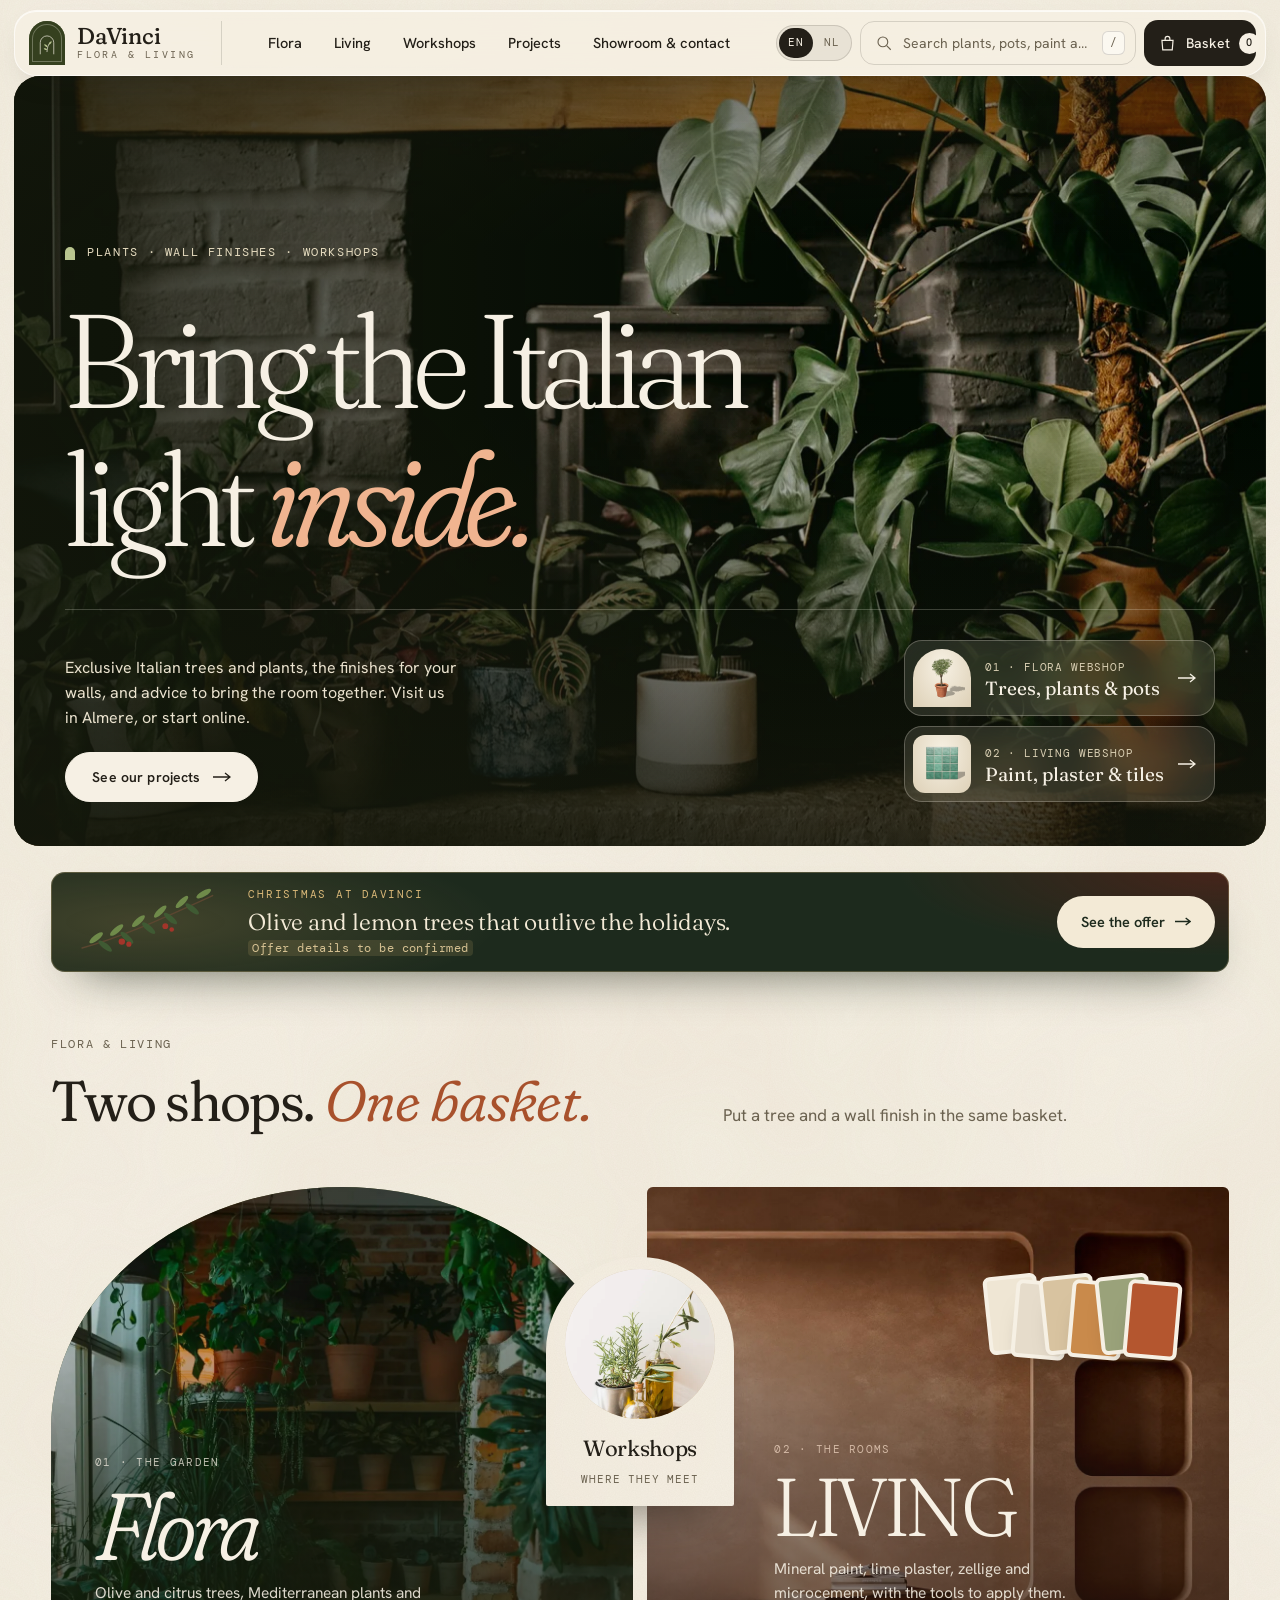
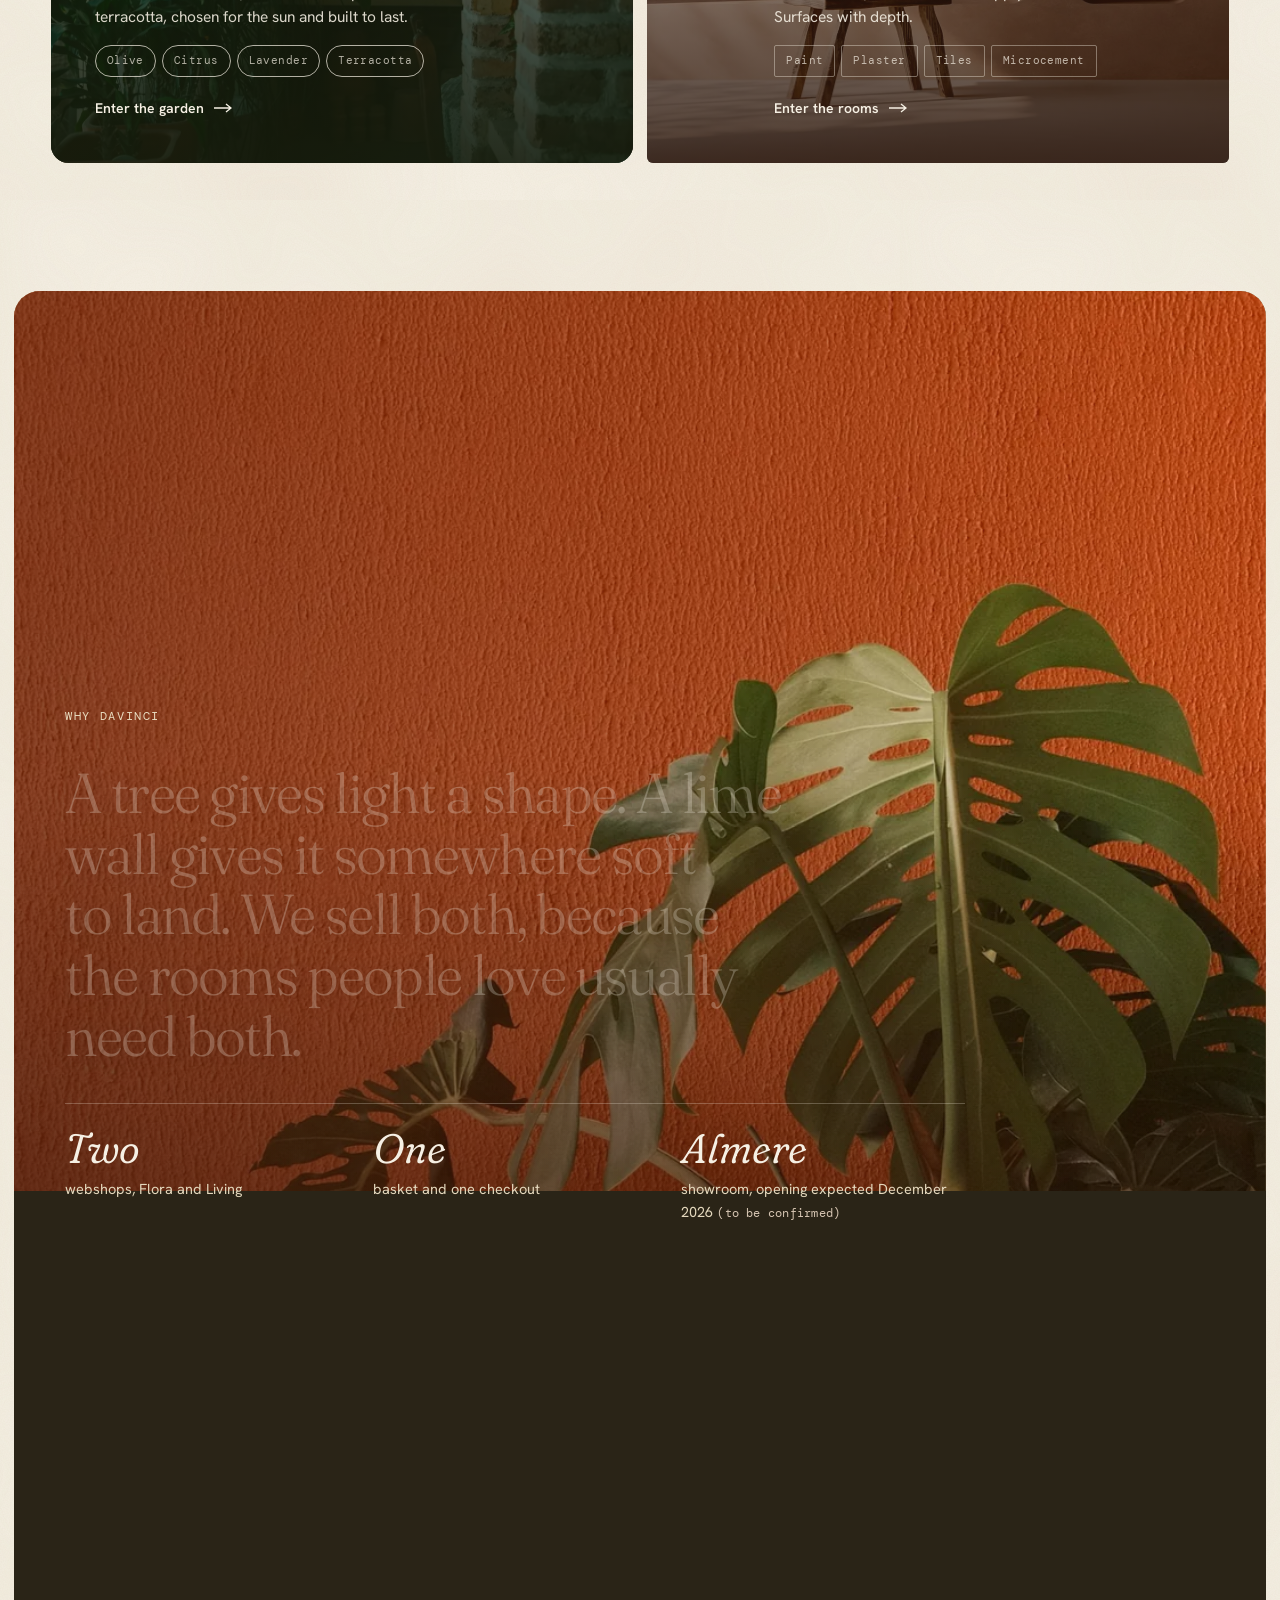
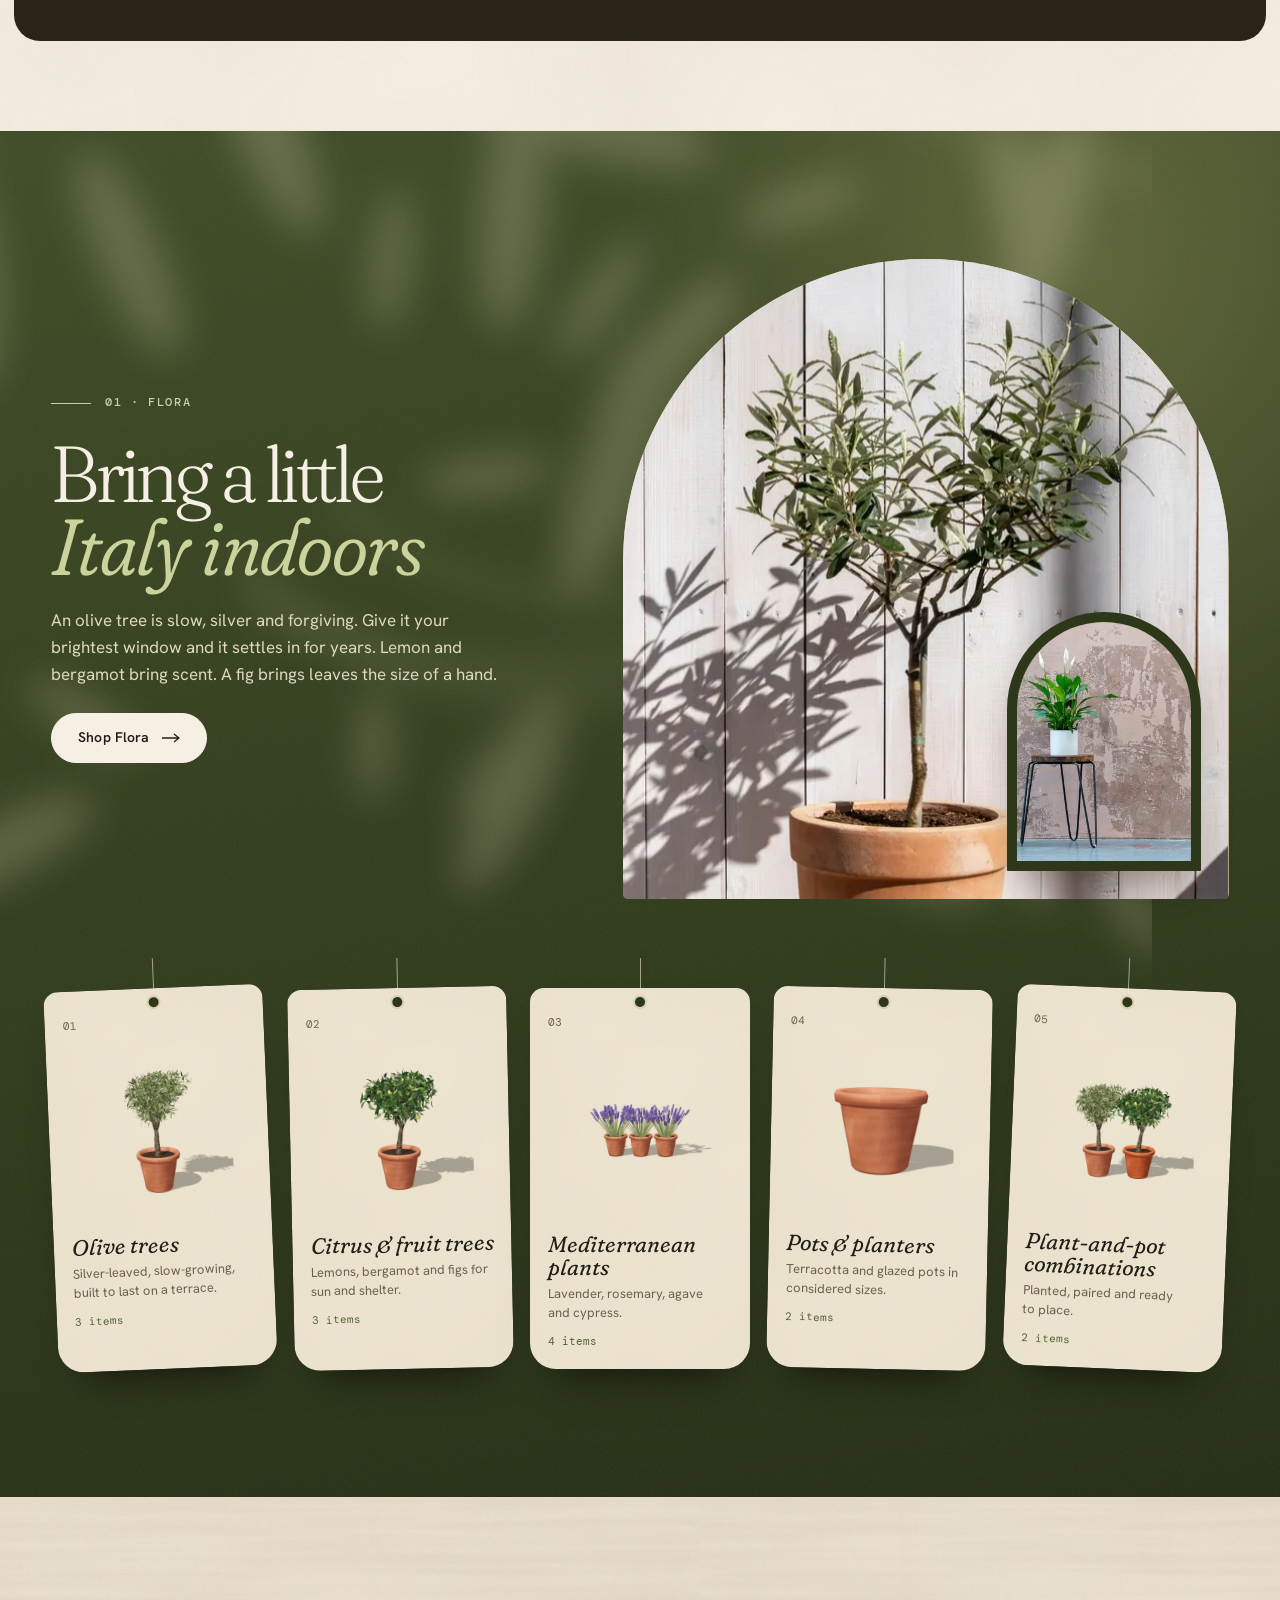
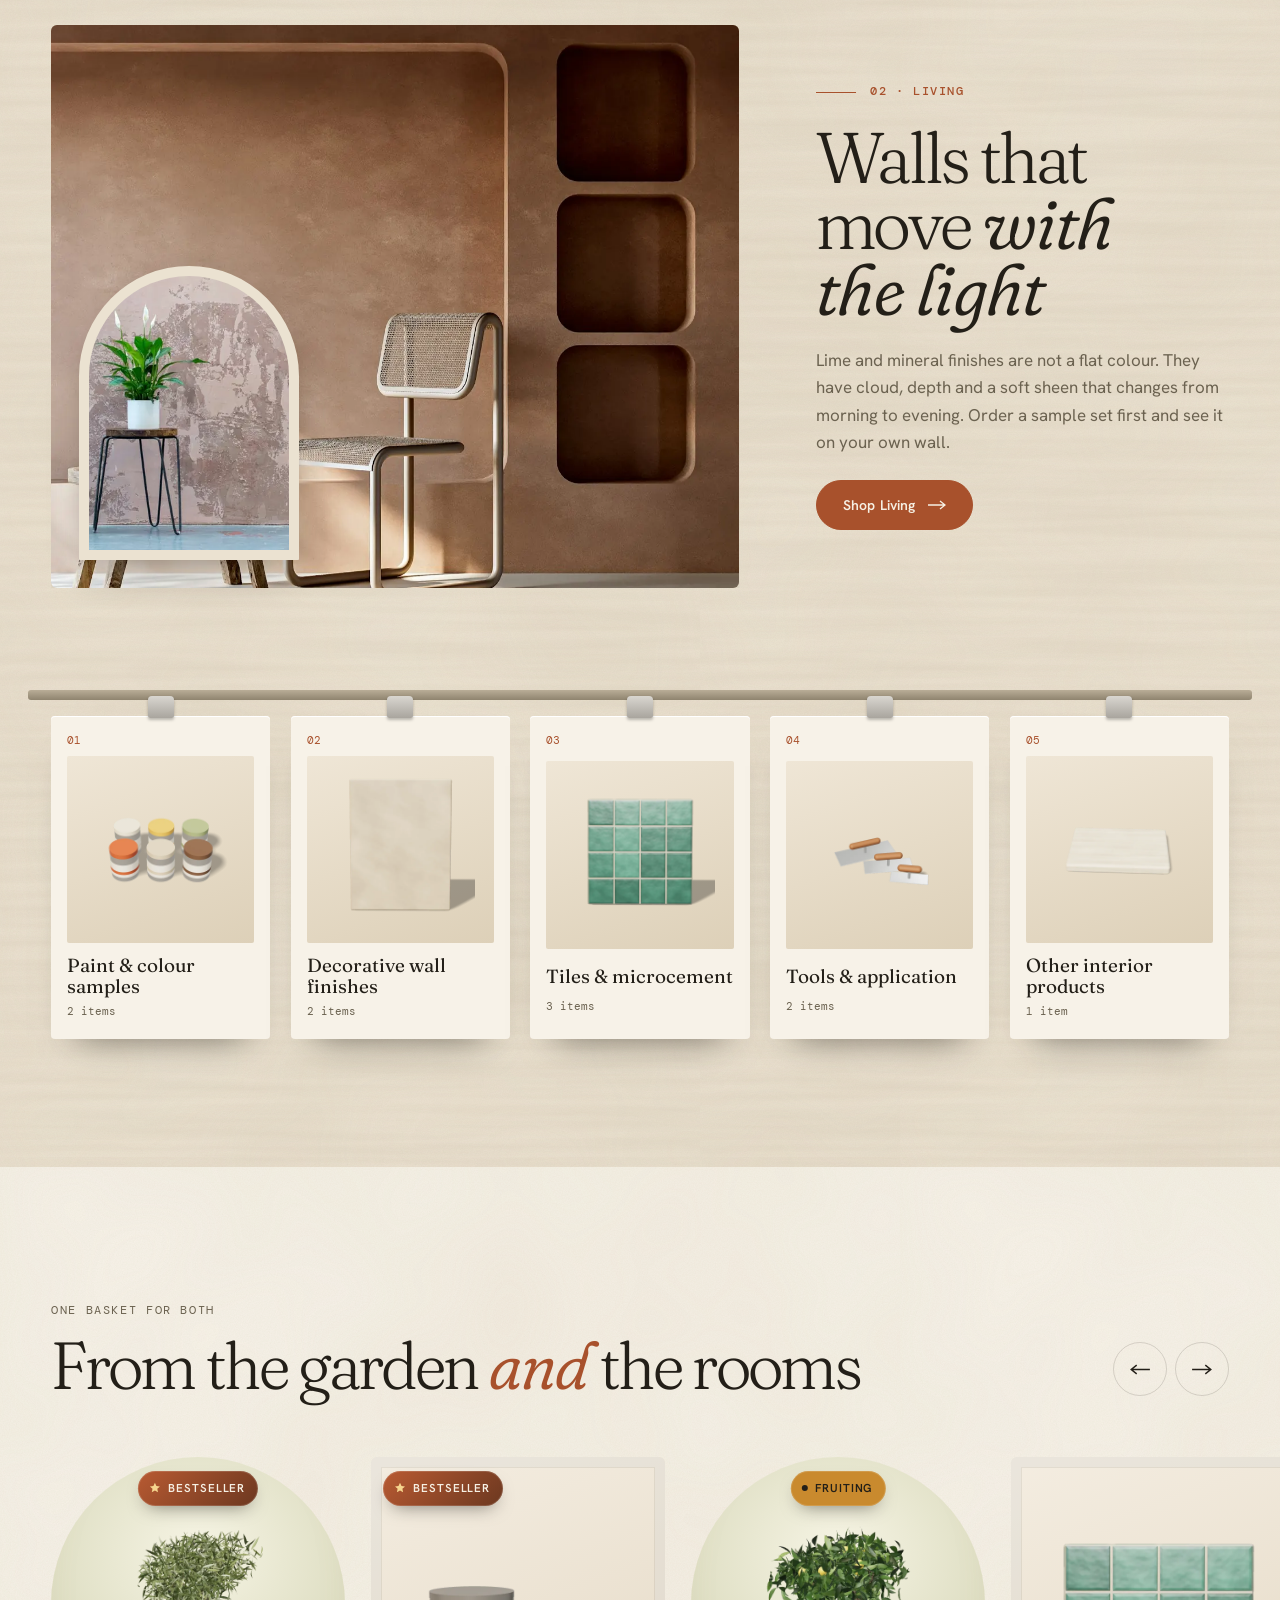
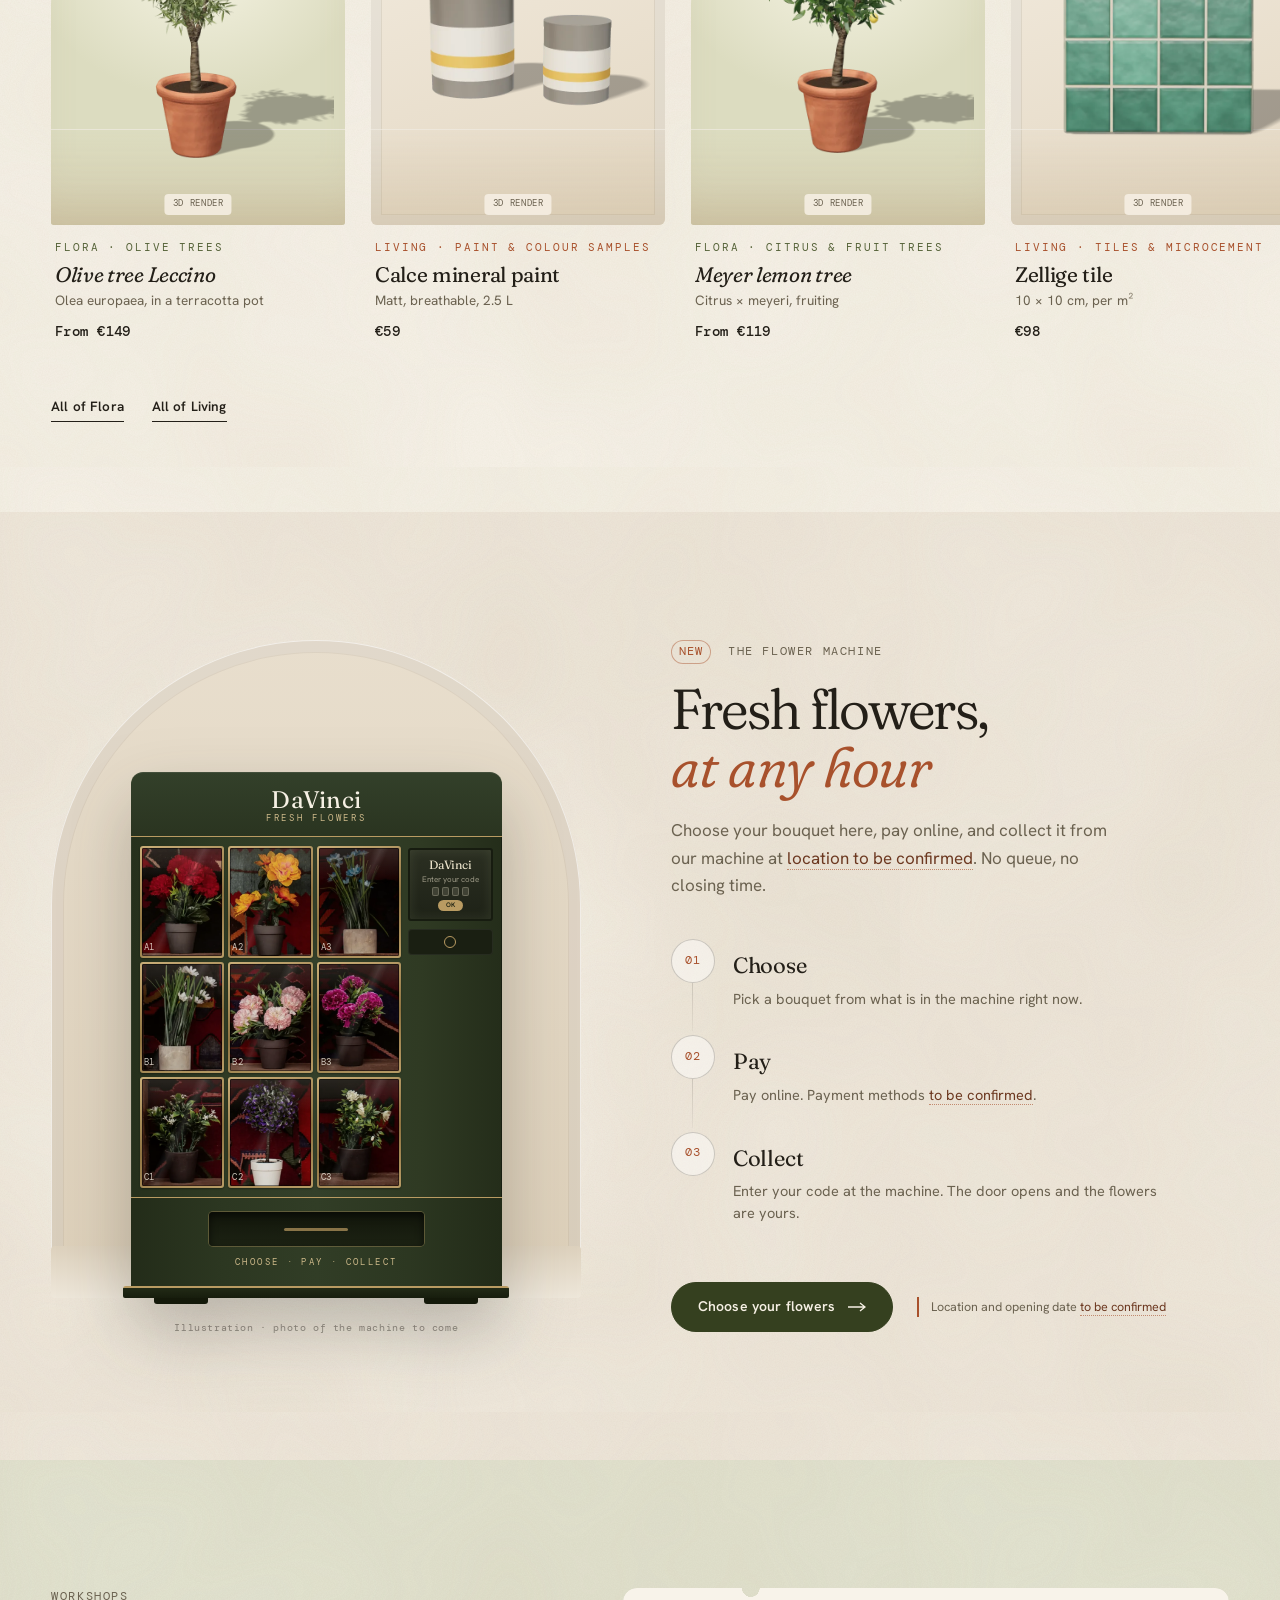
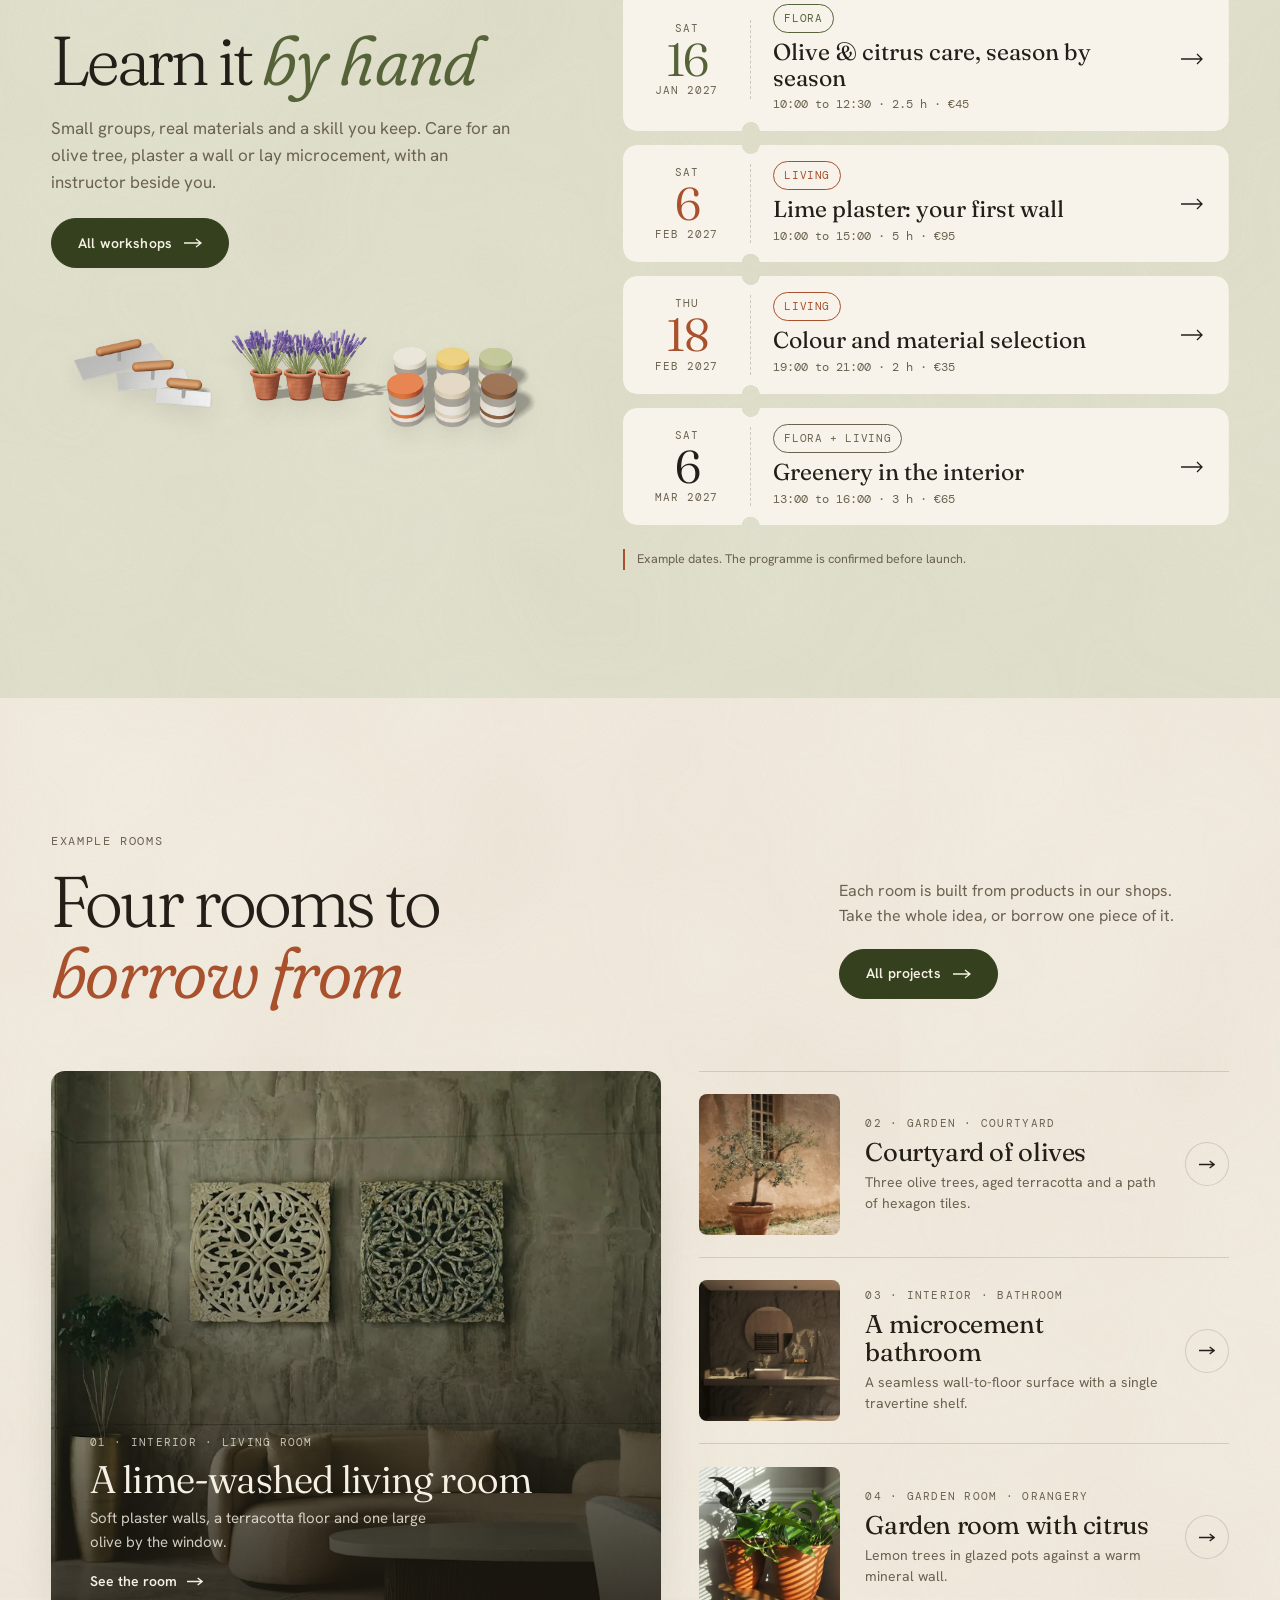
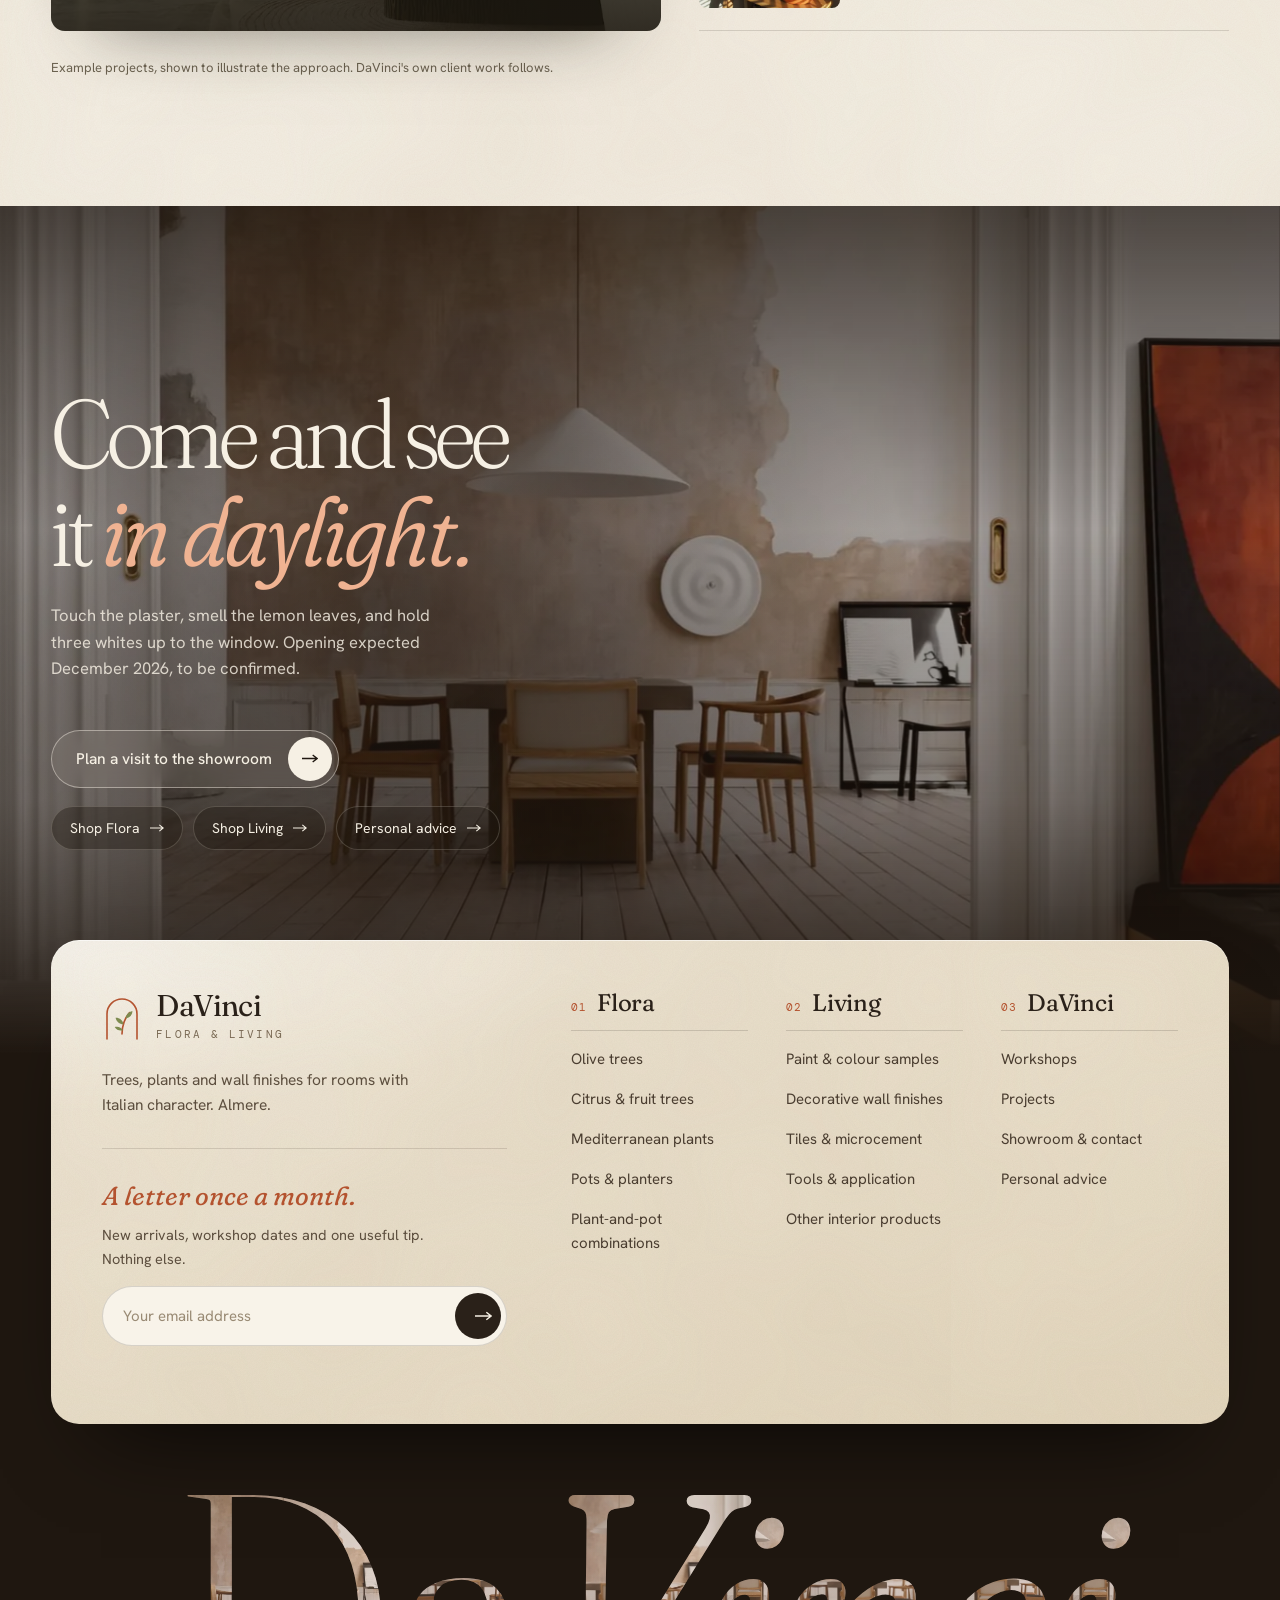
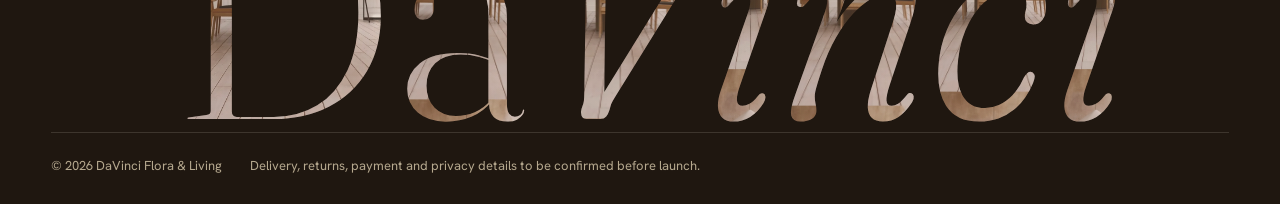
<file: index.html>
<!DOCTYPE html>
<html lang="en">
<head>
<meta charset="utf-8">
<meta name="viewport" content="width=device-width, initial-scale=1">
<title>DaVinci Flora &amp; Living</title>
<meta name="description" content="Two webshops. One DaVinci. Flora for olive and citrus trees, Mediterranean plants and pots; Living for paint, wall finishes, tiles and microcement; workshops that bring them together.">
<link rel="preload" href="fonts/fraunces-latin-full-normal.woff2" as="font" type="font/woff2" crossorigin>
<link rel="preload" href="fonts/hanken-grotesk-latin-wght-normal.woff2" as="font" type="font/woff2" crossorigin>
<link rel="stylesheet" href="css/site.css">
<link rel="stylesheet" href="css/v2.css">
<link rel="stylesheet" href="css/v3.css">
<link rel="stylesheet" href="css/features.css">
<script type="importmap">{ "imports": { "three": "./js/vendor/three.module.min.js" } }</script>
</head>
<body>
<svg width="0" height="0" style="position:absolute" aria-hidden="true" focusable="false">
  <defs>
    <filter id="grain" x="0" y="0" width="100%" height="100%"><feTurbulence type="fractalNoise" baseFrequency=".85" numOctaves="2" stitchTiles="stitch"/><feColorMatrix values="0 0 0 0 .35  0 0 0 0 .27  0 0 0 0 .18  0 0 0 .5 0"/></filter>
    <filter id="soft" x="-30%" y="-30%" width="160%" height="160%"><feGaussianBlur stdDeviation="6"/></filter>
    <filter id="soft2" x="-30%" y="-30%" width="160%" height="160%"><feGaussianBlur stdDeviation="16"/></filter>
  </defs>
</svg>
<a class="sr skip" href="#main">Skip to content</a>
<header class="hdr" id="hdr"></header>
<div class="mmenu" id="mmenu"></div>
<main id="main" tabindex="-1"></main>
<footer class="ftr" id="ftr"></footer>

<div class="scrim" id="scrim"></div>
<aside class="drawer" id="drawer" role="dialog" aria-modal="true" aria-label="Basket"></aside>
<div class="search" id="search" role="dialog" aria-modal="true" aria-label="Search both shops">
  <div class="wrap search-in">
    <div class="search-top"><span class="eyebrow">Search Flora and Living</span><button class="ibtn" data-close>Close</button></div>
    <label class="field">
      <svg viewBox="0 0 24 24" aria-hidden="true"><circle cx="10.5" cy="10.5" r="6.5"/><path d="M15.5 15.5L21 21"/></svg>
      <span class="sr">Search products</span><input id="sq" type="search" placeholder="Olive, lime plaster, zellige" autocomplete="off">
    </label>
    <div class="sres pgrid" id="sres"></div>
  </div>
</div>
<div class="modal" id="modal"></div>
<div class="toast" id="toast" role="status" aria-live="polite"></div>
<div class="curtain" id="curtain" aria-hidden="true"><b>DaVinci</b></div>

<script src="js/i18n-nl.js"></script>
<script src="js/i18n.js"></script>
<script src="js/data.js"></script>
<script src="js/photos.js"></script>
<script src="js/art.js"></script>
<script src="js/promo-config.js"></script>
<script src="js/features.js"></script>
<script src="js/app.js"></script>
</body>
</html>
</file>
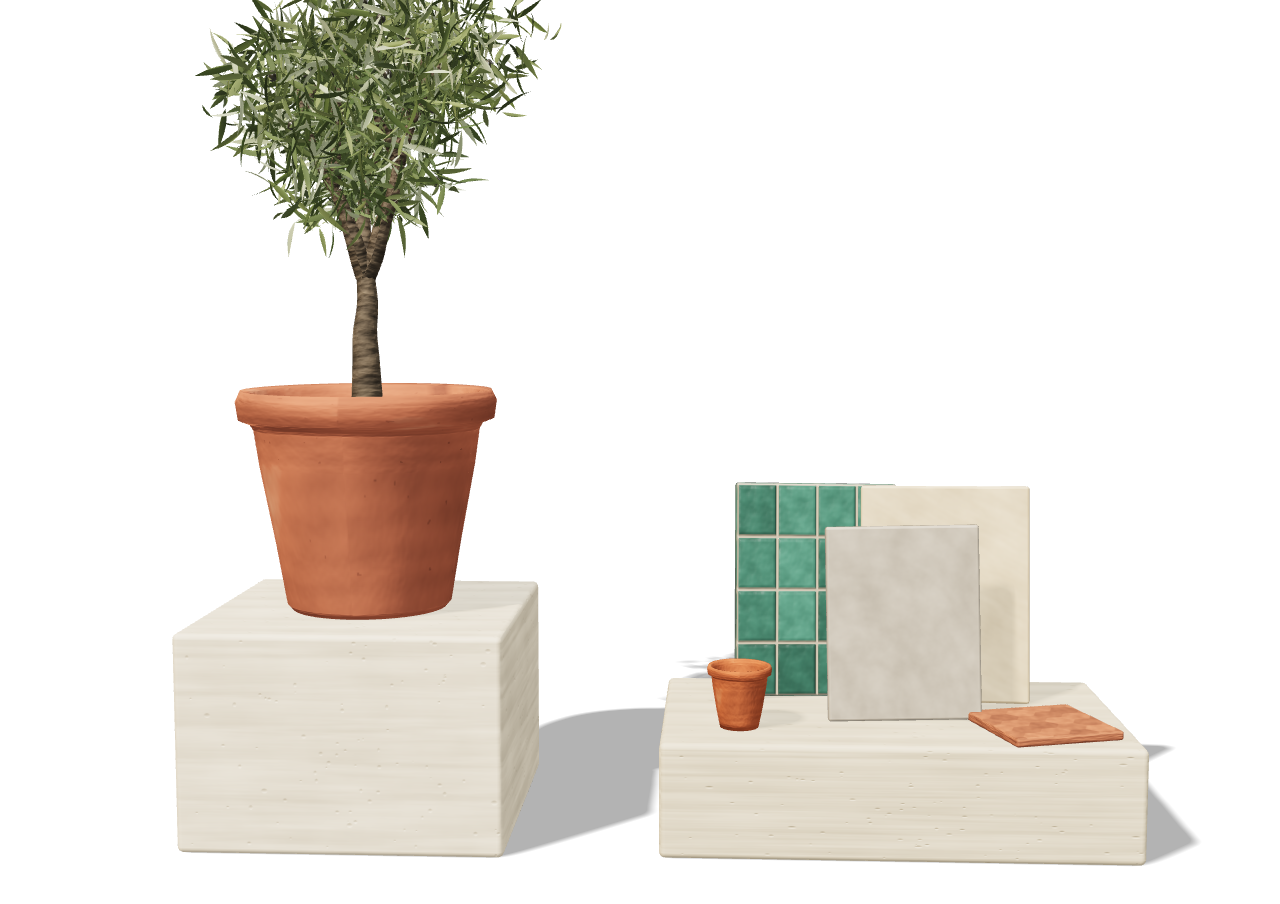
<file: tools/render3d.html>
<!DOCTYPE html><html><head><meta charset="utf-8">
<script type="importmap">{"imports":{"three":"../js/vendor/three.module.min.js"}}</script>
<style>body{margin:0;background:transparent}.b{width:100vw;height:100vh;position:relative;display:inline-block}.gl{width:100%;height:100%;display:block}</style></head>
<body><div class="b" id="a"></div>
<script type="module">
import { mount } from '../js/studio3d.js';
const p = new URLSearchParams(location.search);
window.__t = performance.now();
mount(document.getElementById('a'), p.get('p') || 'still', { capture: 1, dpr: 1, id: p.get('id'), aspect: +(p.get('a')||innerWidth/innerHeight) });
window.__ready = true;
</script></body></html>
</file>
<file: css/site.css>
/* DaVinci Flora & Living: design system (Version 1.3)
   Layout idea: an Italian house. Arches and stone for Flora, planes and plaster for Living, ivory space between. */

/* ===================== 0. FONTS (self-hosted, SIL Open Font License) =====================
   Version 2 type system, three voices:
   Fraunces: display. A soft, "wonky" old-style serif with an optical-size axis; its SOFT axis rounds the
     serifs like worn stone and terracotta, its italic carries the botanical warmth. Headings, statements, names.
   Hanken Grotesk: body and interface. A warm, open grotesk that stays readable at small sizes on phones.
   DM Mono: the specification voice. Prices, labels, indexes and kickers, like a material sample card. */
@font-face { font-family: 'Fraunces'; font-style: normal; font-weight: 100 900; font-display: swap; src: url(../fonts/fraunces-latin-full-normal.woff2) format('woff2'); }
@font-face { font-family: 'Fraunces'; font-style: italic; font-weight: 100 900; font-display: swap; src: url(../fonts/fraunces-latin-full-italic.woff2) format('woff2'); }
@font-face { font-family: 'Hanken Grotesk'; font-style: normal; font-weight: 100 900; font-display: swap; src: url(../fonts/hanken-grotesk-latin-wght-normal.woff2) format('woff2'); }
@font-face { font-family: 'Hanken Grotesk'; font-style: italic; font-weight: 100 900; font-display: swap; src: url(../fonts/hanken-grotesk-latin-wght-italic.woff2) format('woff2'); }
@font-face { font-family: 'DM Mono'; font-style: normal; font-weight: 400; font-display: swap; src: url(../fonts/dm-mono-latin-400-normal.woff2) format('woff2'); }
@font-face { font-family: 'DM Mono'; font-style: normal; font-weight: 500; font-display: swap; src: url(../fonts/dm-mono-latin-500-normal.woff2) format('woff2'); }
/* metric-adjusted fallbacks so the layout barely moves while fonts load, or if they fail */
@font-face { font-family: 'Fraunces Fallback'; src: local('Georgia'), local('Times New Roman'); size-adjust: 104%; ascent-override: 92%; descent-override: 24%; }
@font-face { font-family: 'Hanken Fallback'; src: local('Helvetica Neue'), local('Arial'); size-adjust: 98%; }

/* ===================== 1. TOKENS ===================== */
:root {
  /* colour */
  --ivory: #f6f0e4;
  --cream: #ede3cf;
  --linen: #e8dece;
  --stone: #d9ccb4;
  --sand: #d8c7a6;
  --olive: #35401f;
  --olive-2: #566339;
  --olive-ink: #2b331a;
  --clay: #a8512c;
  --clay-deep: #6c3820;
  --ink: #231f18;
  --muted: #6b6250;
  --on-dark: #efe6d0;
  --on-dark-muted: #cbc1a3;
  --line: rgba(35, 31, 24, .15);
  --line-dark: rgba(246, 240, 228, .22);
  /* type */
  --display: 'Fraunces', 'Fraunces Fallback', Georgia, 'Times New Roman', serif;
  --body: 'Hanken Grotesk', 'Hanken Fallback', 'Helvetica Neue', Arial, sans-serif;
  --ui: var(--body);           /* navigation and buttons */
  --mono: 'DM Mono', ui-monospace, 'SFMono-Regular', Menlo, Consolas, monospace; /* prices, labels, indexes */
  --ui-stretch: 100%;
  --soft: 'SOFT' 60, 'WONK' 0;
  --soft-it: 'SOFT' 100, 'WONK' 1;
  --fs-hero: clamp(58px, 9.2vw, 168px);
  --fs-display: clamp(48px, 7vw, 120px);
  --fs-h1: clamp(46px, 6.4vw, 104px);
  --fs-h2: clamp(36px, 4.4vw, 68px);
  --fs-h3: clamp(23px, 2vw, 30px);
  --fs-h4: 20px;
  --fs-lead: clamp(17px, 1.25vw, 19px);
  --fs-body: 16.5px;
  --fs-sm: 14px;
  --fs-xs: 11.5px;
  --track-eyebrow: .14em;
  --track-display: -.035em;
  /* space */
  --gut: clamp(20px, 4vw, 56px);
  --inset: clamp(8px, 1.1vw, 16px);
  --sec: clamp(88px, 10vw, 152px);
  --sec-sm: clamp(56px, 7vw, 104px);
  --gap: clamp(16px, 2vw, 28px);
  --gap-lg: clamp(32px, 6vw, 104px);
  --measure: 46ch;
  --hdr: 78px;
  /* radius: restrained, by role */
  --r-xs: 2px;   /* buttons, inputs */
  --r-sm: 4px;   /* chips, filters, thumbnails, labels */
  --r-md: 8px;   /* product and card images, panels */
  --r-lg: 14px;  /* heroes, large editorial images, feature panels */
  --r-arch: 999px 999px var(--r-md) var(--r-md);
  --r-soft-arch: 46% 46% var(--r-md) var(--r-md) / 26% 26% var(--r-md) var(--r-md);
  /* depth + motion */
  --shadow-pop: 0 30px 60px -30px rgba(35, 31, 24, .32);
  --shadow-card: 0 18px 40px -28px rgba(35, 31, 24, .4);
  --ease: cubic-bezier(.22, .8, .24, 1);
  --ease-io: cubic-bezier(.65, 0, .25, 1);
  --t-fast: .35s;
  --t-med: .6s;
  --t-slow: 1.2s;
  color-scheme: light;
}

/* ===================== 2. BASE ===================== */
*, *::before, *::after { box-sizing: border-box; }
html { -webkit-text-size-adjust: 100%; }
body { margin: 0; background: var(--ivory); color: var(--ink); font-family: var(--body); font-size: var(--fs-body); line-height: 1.62; font-optical-sizing: auto; -webkit-font-smoothing: antialiased; overflow-x: hidden; }
img, svg { max-width: 100%; display: block; }
a { color: inherit; text-decoration: none; }
button { font: inherit; color: inherit; background: none; border: 0; padding: 0; cursor: pointer; }
input, select, textarea { font: inherit; color: inherit; }
h1, h2, h3, h4, p, dl, dd { margin: 0; }
h1, h2, h3, h4, .h1, .h2, .h3 { font-family: var(--display); font-weight: 380; font-optical-sizing: auto; font-variation-settings: var(--soft); line-height: 1.04; letter-spacing: -.02em; text-wrap: balance; font-kerning: normal; }
h1 em, h2 em, h3 em, .h1 em, .h2 em, .h3 em, .big em { font-style: italic; font-weight: 340; font-variation-settings: var(--soft-it); letter-spacing: -.01em; }
p, li, dd { text-wrap: pretty; }
:focus-visible { outline: 2px solid var(--clay); outline-offset: 3px; border-radius: var(--r-xs); }
.sr { position: absolute; width: 1px; height: 1px; overflow: hidden; clip: rect(0 0 0 0); white-space: nowrap; }
.skip:focus { position: fixed; left: 12px; top: 12px; z-index: 200; width: auto; height: auto; clip: auto; background: var(--ink); color: var(--ivory); padding: 10px 16px; border-radius: var(--r-xs); }
.wrap { width: 100%; max-width: 1400px; margin: 0 auto; padding-inline: var(--gut); }
.tnum { font-variant-numeric: tabular-nums; }

/* ===================== 3. TYPE + SECTIONS ===================== */
.kicker, .eyebrow { font-family: var(--mono); font-size: 11.5px; letter-spacing: var(--track-eyebrow); text-transform: uppercase; color: var(--muted); font-weight: 400; }
/* the functional voice: narrowed Instrument Sans, tracked caps */
.nl, .ibtn, .btn, .shopname, .shoptag, .phlabel, .ftr h4, .vgrp .lbl, .fld label, .fld legend, .flabel, .dd a.all, .brand small, .tbc, .chip, .seg span { font-stretch: var(--ui-stretch); }
.price, .big-price { font-family: var(--mono); font-weight: 400; letter-spacing: -.01em; font-feature-settings: 'tnum' 1, 'lnum' 1; }
.big-price { font-size: clamp(26px, 2.4vw, 34px) !important; }
.shopname, .shoptag, .phlabel, .vgrp .lbl, .tbc, .chip, .fi-cnt, .fi-idx, .catlist a small, .wsrow .m, .shopcount, .crumb { font-family: var(--mono); font-weight: 400; }
.h1 { font-size: var(--fs-display); line-height: .94; letter-spacing: var(--track-display); font-weight: 360; }
.h1 em { font-style: italic; color: var(--clay); }
.h2 { font-size: var(--fs-h2); line-height: 1; letter-spacing: -.03em; font-weight: 370; }
.h3 { font-size: var(--fs-h3); line-height: 1.1; }
.lead { font-size: var(--fs-lead); line-height: 1.58; color: var(--muted); max-width: var(--measure); }
.sec { padding-block: var(--sec); }
.sec-sm { padding-block: var(--sec-sm); }
.tone-ivory { background: var(--ivory); }
.tone-cream { background: var(--cream); }
.tone-linen { background: var(--linen); }
.tone-stone { background: var(--stone); }
.tone-olive { background: var(--olive); color: var(--ivory); }
.tone-olive .kicker, .tone-olive .eyebrow { color: var(--on-dark-muted); }
.sechead { display: flex; justify-content: space-between; align-items: end; gap: 24px; margin-bottom: clamp(32px, 4.5vw, 60px); flex-wrap: wrap; }
.sechead .eyebrow { display: block; margin-bottom: 14px; }
.sechead-links { display: flex; gap: 28px; padding-bottom: 8px; }
.shopname { display: flex; align-items: center; gap: 14px; font-size: var(--fs-xs); letter-spacing: var(--track-eyebrow); text-transform: uppercase; font-weight: 500; }
.shopname::before { content: ''; width: 40px; height: 1px; background: currentColor; }
.rule { height: 1px; background: var(--line); border: 0; margin: 0; }
.note { font-size: 12.5px; color: var(--muted); border-left: 2px solid var(--clay); padding-left: 12px; }
.tbc { color: var(--clay); font-size: var(--fs-xs); letter-spacing: .06em; }

/* ===================== 4. BUTTONS, LINKS, CHIPS ===================== */
.btn { position: relative; display: inline-flex; align-items: center; justify-content: center; gap: 12px; min-height: 52px; padding: 0 30px; border: 1px solid var(--olive); border-radius: var(--r-xs); background: var(--olive); color: var(--ivory); font-size: 13px; font-weight: 560; letter-spacing: .17em; text-transform: uppercase; overflow: hidden; isolation: isolate; transition: color var(--t-med) var(--ease), border-color var(--t-med) var(--ease); white-space: nowrap; }
.btn::before { content: ''; position: absolute; inset: 0; background: var(--ivory); transform: translateY(101%); transition: transform var(--t-med) var(--ease); z-index: -1; }
.btn:hover { color: var(--olive); }
.btn:hover::before { transform: none; }
.btn .arr { width: 18px; height: 10px; stroke: currentColor; fill: none; stroke-width: 1.3; transition: transform .5s var(--ease); flex: none; }
.btn:hover .arr { transform: translateX(5px); }
.btn.ghost { background: transparent; color: var(--ink); border-color: var(--ink); }
.btn.ghost::before { background: var(--ink); }
.btn.ghost:hover { color: var(--ivory); }
.btn.clay { background: var(--clay); border-color: var(--clay); }
.btn.clay:hover { color: var(--clay); }
.btn.light { background: transparent; color: var(--ivory); border-color: rgba(246, 240, 228, .8); }
.btn.light::before { background: var(--ivory); }
.btn.light:hover { color: var(--olive); }
.btn.ivory { background: var(--ivory); color: var(--ink); border-color: var(--ivory); }
.btn.ivory::before { background: var(--olive); }
.btn.ivory:hover { color: var(--ivory); border-color: var(--olive); }
.btn.sm { min-height: 44px; padding: 0 22px; }
.btn.full { width: 100%; }
.btn.done { background: var(--olive-2); border-color: var(--olive-2); color: var(--ivory); }
.btn[aria-busy="true"] { pointer-events: none; opacity: .75; }
.tick { width: 16px; height: 16px; stroke: currentColor; fill: none; stroke-width: 2; stroke-dasharray: 22; stroke-dashoffset: 22; animation: draw .6s var(--ease) forwards; }
@keyframes draw { to { stroke-dashoffset: 0; } }
.link { position: relative; display: inline-block; font-size: 12.5px; letter-spacing: .18em; text-transform: uppercase; padding: 6px 0 4px; }
.link::after { content: ''; position: absolute; left: 0; right: 0; bottom: 0; height: 1px; background: currentColor; transform-origin: left; }
.link:hover::after { animation: relink .8s var(--ease); }
@keyframes relink { 0% { transform: scaleX(1); transform-origin: right; } 45% { transform: scaleX(0); transform-origin: right; } 46% { transform-origin: left; } 100% { transform: scaleX(1); transform-origin: left; } }
.chip { display: inline-block; font-size: 10.5px; letter-spacing: .16em; text-transform: uppercase; border: 1px solid currentColor; padding: 5px 10px; border-radius: var(--r-sm); white-space: nowrap; }
.chip.flora { color: var(--olive-2); } .chip.living { color: var(--clay); } .chip.both { color: var(--muted); }
.tone-olive .chip.flora, .on-dark .chip.flora { color: #a9bb84; }
.tone-olive .chip.living, .on-dark .chip.living { color: #e5a17c; }
.tone-olive .chip.both, .on-dark .chip.both { color: #e5d6a8; }
.pill { position: relative; display: inline-flex; align-items: center; white-space: nowrap; min-height: 42px; padding: 0 18px; border: 1px solid var(--line); border-radius: var(--r-sm); font-size: 13.5px; transition: background var(--t-fast) var(--ease), color var(--t-fast), border-color var(--t-fast); }
.pill:hover { border-color: var(--ink); }
.pill[aria-pressed="true"], .pill[aria-current="true"] { background: var(--ink); color: var(--ivory); border-color: var(--ink); }
.pills { display: flex; gap: 8px; overflow-x: auto; scrollbar-width: none; padding: 2px; }
.pills::-webkit-scrollbar { display: none; }

/* ===================== 5. HEADER, NAV, MENU ===================== */
.banner { background: var(--olive); color: var(--on-dark); font-size: 12.5px; letter-spacing: .04em; text-align: center; padding: 9px var(--gut); }
.banner b { font-weight: 600; }
.hdr { position: sticky; top: 0; z-index: 50; background: rgba(246, 240, 228, .94); backdrop-filter: blur(14px); -webkit-backdrop-filter: blur(14px); border-bottom: 1px solid transparent; transition: transform .6s var(--ease), border-color .4s, background .4s, color .4s; }
.hdr.scrolled { border-color: var(--line); }
.hdr.hide { transform: translateY(-100%); }
.hdr-in { height: var(--hdr); display: grid; grid-template-columns: 1fr auto 1fr; align-items: center; gap: 24px; }
.nav { display: flex; gap: clamp(16px, 2.4vw, 36px); align-items: center; }
.nav.right { justify-content: flex-end; }
.nav-item { position: relative; }
.nl { position: relative; font-size: 12.5px; font-weight: 530; letter-spacing: .15em; text-transform: uppercase; padding: 10px 0; display: inline-block; white-space: nowrap; }
.nl::after { content: ''; position: absolute; left: 0; right: 0; bottom: 4px; height: 1px; background: currentColor; transform: scaleX(0); transform-origin: right; transition: transform var(--t-med) var(--ease); }
.nl:hover::after, .nl[aria-current="page"]::after, .nav-item:focus-within > .nl::after { transform: scaleX(1); transform-origin: left; }
.brand { text-align: center; line-height: 1; display: grid; gap: 6px; justify-items: center; }
.brand b { font-family: var(--display); font-weight: 500; font-size: 27px; letter-spacing: .3em; padding-left: .3em; text-transform: uppercase; }
.brand small { font-size: 10px; letter-spacing: .42em; padding-left: .42em; text-transform: uppercase; color: var(--muted); }
.ibtn { display: inline-flex; align-items: center; justify-content: center; gap: 8px; min-width: 44px; height: 44px; padding: 0 8px; font-size: 12.5px; letter-spacing: .14em; text-transform: uppercase; border-radius: var(--r-xs); }
.ibtn svg { flex: none; width: 21px; height: 21px; max-width: none; stroke: currentColor; fill: none; stroke-width: 1.4; }
.count { display: inline-grid; place-items: center; min-width: 21px; height: 21px; padding: 0 5px; border-radius: 11px; background: var(--olive); color: var(--ivory); font-size: 11px; letter-spacing: 0; font-variant-numeric: tabular-nums; }
.count.bump { animation: bump .6s var(--ease); }
@keyframes bump { 35% { transform: scale(1.45); } }
.dd { position: absolute; top: 100%; left: -24px; min-width: 300px; background: var(--ivory); border: 1px solid var(--line); border-radius: var(--r-md); padding: 12px 8px 10px; opacity: 0; visibility: hidden; transform: translateY(10px); transition: opacity var(--t-fast) var(--ease), transform .45s var(--ease), visibility var(--t-fast); box-shadow: var(--shadow-pop); }
.nav-item:hover .dd, .nav-item:focus-within .dd { opacity: 1; visibility: visible; transform: none; }
.dd a { display: block; padding: 9px 16px; font-family: var(--display); font-size: 19px; line-height: 1.2; border-radius: var(--r-sm); transition: padding .45s var(--ease), color .3s, background .3s; }
.dd a:hover { padding-left: 24px; color: var(--clay); background: var(--cream); }
.dd a.all { font-family: var(--body); font-size: 12px; letter-spacing: .16em; text-transform: uppercase; color: var(--clay); margin-top: 6px; border-top: 1px solid var(--line); border-radius: 0; padding-top: 14px; }
.burger { display: none; width: 44px; height: 44px; position: relative; }
.burger i { position: absolute; left: 10px; right: 10px; height: 1.5px; background: currentColor; transition: transform .5s var(--ease), top .5s var(--ease); }
.burger i:nth-child(1) { top: 17px; } .burger i:nth-child(2) { top: 26px; }
.menu-open .burger i:nth-child(1) { top: 21px; transform: rotate(45deg); }
.menu-open .burger i:nth-child(2) { top: 21px; transform: rotate(-45deg); }
.mob-r { display: none; align-items: center; justify-content: flex-end; }
.mmenu { position: fixed; inset: 0; z-index: 45; background: var(--olive); color: var(--ivory); padding: calc(var(--hdr) + 40px) var(--gut) 40px; clip-path: inset(0 0 100% 0); visibility: hidden; transition: clip-path .8s var(--ease-io), visibility 0s .8s; display: flex; flex-direction: column; justify-content: space-between; overflow-y: auto; }
.menu-open .mmenu { clip-path: inset(0); visibility: visible; transition: clip-path .8s var(--ease-io); }
.menu-open .hdr { background: var(--olive); color: var(--ivory); }
.menu-open .brand small { color: var(--on-dark-muted); }
.menu-open .count { background: var(--ivory); color: var(--olive); }
.mmenu a.big { display: block; font-family: var(--display); font-size: clamp(34px, 9.4vw, 56px); line-height: 1.14; padding: 4px 0; opacity: 0; transform: translateY(30px); transition: opacity .6s var(--ease), transform .8s var(--ease); }
.menu-open .mmenu a.big { opacity: 1; transform: none; transition-delay: calc(.25s + var(--i) * .06s); }
.mmenu-foot { display: flex; gap: 24px; margin-top: 32px; }

/* ===================== 6. MEDIA ===================== */
.ph { position: relative; overflow: hidden; background: var(--sand); border-radius: var(--r-md); isolation: isolate; }
.ph > .art, .ph > .pi > .art { position: absolute; inset: 0; width: 100%; height: 100%; }
.pi { position: absolute; inset: 0; }
.pi[data-par] { inset: -7% 0; will-change: transform; }
.zi { position: absolute; inset: 0; transition: transform 1.4s var(--ease); }
.zi > .art, .zl > .art { position: absolute; inset: 0; width: 100%; height: 100%; }
.zoom:hover .zi, a:hover > .zoom .zi, a:hover > .ph .zi, .card:hover .zi { transform: scale(1.05); }
.zl { position: absolute; inset: 0; transform: scale(var(--s, 1)); transform-origin: var(--o, 50% 50%); transition: transform .9s var(--ease); }
.ph picture, .zl picture, .thumb picture { position: absolute; inset: 0; display: block; }
.ph img, .zl img, .thumb img { position: absolute; inset: 0; width: 100%; height: 100%; object-fit: cover; object-position: var(--fx, 50% 50%); }
.ar45 { aspect-ratio: 4/5; } .ar43 { aspect-ratio: 4/3; } .ar11 { aspect-ratio: 1; } .ar34 { aspect-ratio: 3/4; } .ar169 { aspect-ratio: 16/9; } .ar219 { aspect-ratio: 21/9; }
.archtop { border-radius: var(--r-arch); }
.r-lg { border-radius: var(--r-lg); }
.r-sm { border-radius: var(--r-sm); }
.ph .tag { position: absolute; left: 12px; top: 12px; background: var(--ivory); color: var(--ink); font-size: 10.5px; letter-spacing: .16em; text-transform: uppercase; padding: 6px 10px; border-radius: var(--r-sm); z-index: 2; }
.phlabel { position: absolute; top: 12px; right: 12px; z-index: 3; pointer-events: none; font-family: var(--body); font-size: 9.5px; line-height: 1; letter-spacing: .14em; text-transform: uppercase; color: var(--muted); background: rgba(246, 240, 228, .88); padding: 6px 8px; border-radius: var(--r-sm); white-space: nowrap; }
.archtop .phlabel, .door .phlabel, .catt.arch .phlabel { top: 30%; right: 50%; transform: translateX(50%); }
.round .phlabel { top: auto; bottom: 16%; right: 50%; transform: translateX(50%); font-size: 7.5px; letter-spacing: .06em; padding: 5px 6px; }
.card .phlabel { top: auto; bottom: 10px; left: 10px; right: auto; font-size: 8.5px; }
.li .phlabel, .thumb .phlabel { display: none; }

/* reveal motion */
.rv[data-reveal] { opacity: 0; transform: translateY(30px); }
[data-reveal] { transition: opacity 1.1s var(--ease), transform var(--t-slow) var(--ease); transition-delay: var(--d, 0s); }
.rv.ph[data-reveal], .rv.revimg { opacity: 1; transform: none; clip-path: inset(100% 0 0 0); }
.revimg { clip-path: inset(0); transition: clip-path 1.5s var(--ease-io); transition-delay: var(--d, 0s); }
.revimg .zi, .revimg > .pi { transition: transform 1.8s var(--ease); }
.rv.revimg .zi { transform: scale(1.18); }
.w { display: inline-block; overflow: hidden; vertical-align: top; padding-bottom: .14em; margin-bottom: -.14em; }
.wi { display: inline-block; transition: transform 1.1s var(--ease); transition-delay: calc(var(--d, 0s) + var(--wi) * .055s); }
.rv .wi { transform: translateY(112%); }
.curtain { position: fixed; inset: 0; z-index: 90; background: var(--olive); transform: translateY(100%); visibility: hidden; pointer-events: none; display: grid; place-items: center; color: var(--ivory); }
.curtain b { font-family: var(--display); font-weight: 400; letter-spacing: .4em; font-size: 22px; opacity: 0; transition: opacity .3s; text-transform: uppercase; }
.curtain.cover, .curtain.leave { visibility: visible; }
.curtain.cover { transform: none; transition: transform .5s var(--ease-io); }
.curtain.cover b { opacity: 1; }
.curtain.leave { transform: translateY(-100%); transition: transform .6s var(--ease-io); }

/* ===================== 7. PHOTO HEROES ===================== */
.phero { position: relative; overflow: hidden; color: var(--ivory); background: #3b3222; isolation: isolate; margin: 0 var(--inset); border-radius: var(--r-lg); }
.phero.full { min-height: clamp(560px, 76vh, 860px); }
.phero.shop { min-height: clamp(460px, 62vh, 640px); }
.phero.tall { min-height: clamp(600px, 84vh, 900px); }
.phero > .ph.phero-img { position: absolute; inset: 0; z-index: 0; background: #3b3222; border-radius: inherit; }
.phero > .ph.phero-img .phlabel { top: 16px; right: 16px; }
.phero-shade { position: absolute; inset: 0; z-index: 1; pointer-events: none; background: linear-gradient(90deg, rgba(24, 19, 10, .62) 0%, rgba(24, 19, 10, .32) 40%, rgba(24, 19, 10, 0) 66%), linear-gradient(0deg, rgba(24, 19, 10, .5) 0%, rgba(24, 19, 10, 0) 46%); }
.phero.right .phero-shade { background: linear-gradient(270deg, rgba(24, 19, 10, .62) 0%, rgba(24, 19, 10, .32) 40%, rgba(24, 19, 10, 0) 66%), linear-gradient(0deg, rgba(24, 19, 10, .5) 0%, rgba(24, 19, 10, 0) 46%); }
.phero.bottom .phero-shade { background: linear-gradient(0deg, rgba(24, 19, 10, .78) 0%, rgba(24, 19, 10, .38) 42%, rgba(24, 19, 10, .08) 70%); }
.phero-in { position: relative; z-index: 2; min-height: inherit; display: flex; align-items: flex-end; gap: var(--gap-lg); padding-block: clamp(36px, 5.5vw, 80px); }
.phero.right .phero-in { justify-content: flex-end; }
.phero.split .phero-in { justify-content: space-between; }
.phero.center .phero-in { align-items: center; }
.phero-copy { max-width: 980px; display: grid; gap: 22px; text-shadow: 0 1px 24px rgba(20, 14, 6, .25); }
.phero.shop .phero-copy { max-width: 600px; }
.phero .kicker, .phero .crumb, .phero .eyebrow { color: #eadfc4; margin: 0; }
.phero .crumb a:hover { color: #fff; }
.phero .h1 { color: var(--ivory); }
.phero .h1 em { color: #eeb08a; }
.phero .shop-h1 { font-size: clamp(64px, 10vw, 148px); }
.hero-sub { color: var(--on-dark); max-width: 46ch; font-size: var(--fs-lead); }
.phero-cta { display: flex; gap: 12px; flex-wrap: wrap; }
.phero .btn { text-shadow: none; }
/* Home hero: bright, busy photo, so a stronger, layered shade keeps the copy readable */
.phero.home-hero .phero-shade { background: linear-gradient(90deg, rgba(24, 19, 10, .84) 0%, rgba(24, 19, 10, .7) 30%, rgba(24, 19, 10, .38) 54%, rgba(24, 19, 10, .08) 78%, rgba(24, 19, 10, 0) 100%), linear-gradient(0deg, rgba(24, 19, 10, .6) 0%, rgba(24, 19, 10, 0) 50%), linear-gradient(180deg, rgba(24, 19, 10, .28) 0%, rgba(24, 19, 10, 0) 24%); }
.phero.home-hero .phero-copy { text-shadow: 0 1px 3px rgba(20, 14, 6, .45), 0 2px 28px rgba(20, 14, 6, .45); }
.phero .rv.revimg .zi { transform: scale(1.1); }
.crumb { font-size: var(--fs-xs); letter-spacing: .18em; text-transform: uppercase; color: var(--muted); display: flex; gap: 10px; flex-wrap: wrap; }
.crumb a:hover { color: var(--clay); }

/* ===================== 8. HOMEPAGE ===================== */
/* opening: Flora | Workshops | Living */
.choose-sec { padding-block: clamp(64px, 8vw, 120px) clamp(72px, 9vw, 130px); }
.choose-head { display: grid; justify-items: center; text-align: center; gap: 12px; margin-bottom: clamp(36px, 5vw, 64px); }
.choose-head .h3 { color: var(--muted); font-style: italic; }
.choose { --node: clamp(130px, 13vw, 190px); display: grid; grid-template-columns: 5fr 2.2fr 5fr; gap: clamp(14px, 2vw, 32px); align-items: center; }
.door { position: relative; display: block; color: var(--ivory); }
.door .ph { aspect-ratio: 4 / 5.2; border-radius: var(--r-arch); }
.door .shade { position: absolute; inset: 0; background: linear-gradient(180deg, rgba(20, 18, 10, 0) 38%, rgba(20, 18, 10, .5) 66%, rgba(20, 18, 10, .78) 100%); z-index: 1; pointer-events: none; }
.door .cap { position: absolute; left: 0; right: 0; bottom: 0; padding: clamp(18px, 3vw, 40px); z-index: 2; display: grid; gap: 12px; justify-items: center; text-align: center; }
.door.living .shade { background: linear-gradient(180deg, rgba(30, 20, 10, 0) 30%, rgba(30, 20, 10, .55) 54%, rgba(30, 20, 10, .84) 78%, rgba(30, 20, 10, .9) 100%); }
.door .cap { text-shadow: 0 1px 3px rgba(20, 14, 6, .4), 0 2px 22px rgba(20, 14, 6, .4); }
.door .cap h2 { font-size: clamp(40px, 5.4vw, 80px); line-height: 1; }
.door .cap p { font-size: 15px; max-width: 30ch; color: var(--on-dark); }
.door .go { display: inline-flex; align-items: center; gap: 12px; min-height: 46px; font-size: 12px; letter-spacing: .2em; text-transform: uppercase; border: 1px solid rgba(246, 240, 228, .7); border-radius: var(--r-xs); padding: 0 22px; transition: background .5s var(--ease), color .5s var(--ease); }
.door:hover .go { background: var(--ivory); color: var(--ink); }
.bridge { display: grid; justify-items: center; gap: 14px; text-align: center; }
.bridge-node { position: relative; width: 100%; display: grid; place-items: center; }
.bridge-node::before, .bridge-node::after { content: ''; position: absolute; top: 50%; height: 1px; background: var(--ink); opacity: .3; }
.bridge-node::before { left: calc(-1 * clamp(14px, 2vw, 32px)); right: calc(50% + var(--node) / 2 + 10px); }
.bridge-node::after { right: calc(-1 * clamp(14px, 2vw, 32px)); left: calc(50% + var(--node) / 2 + 10px); }
.bridge .ph { width: var(--node); aspect-ratio: 1; border-radius: 50%; }
.bridge h3 { font-size: clamp(26px, 2.4vw, 34px); }
.bridge p { font-size: var(--fs-sm); color: var(--muted); max-width: 20ch; }

/* manifesto */
.manifesto { max-width: 1060px; margin-inline: auto; text-align: center; }
.manifesto p.big { font-family: var(--display); font-size: clamp(26px, 3.4vw, 50px); line-height: 1.18; letter-spacing: -.016em; }
.manifesto p.big .mw { opacity: .18; transition: opacity .6s var(--ease); }
.manifesto p.big .mw.on { opacity: 1; }

/* Flora + Living features: image always at least as tall as the text */
.feature { display: grid; grid-template-columns: 1.05fr 1fr; gap: var(--gap-lg); align-items: stretch; }
.feature.flip .feature-media { order: 2; }
.feature-media { position: relative; min-height: clamp(540px, 50vw, 780px); }
.feature-media > .ph.main { position: absolute; inset: 0; border-radius: var(--r-lg); }
.feature-media > .ph.detail { position: absolute; z-index: 2; width: 32%; aspect-ratio: 3/4; bottom: 28px; right: 28px; box-sizing: border-box; border: 10px solid var(--sec-bg, var(--ivory)); background: var(--sec-bg, var(--ivory)); box-shadow: 0 18px 40px -12px rgba(30, 20, 8, .45); }
/* let the frame's shadow show outside the reveal clip */
.feature-media > .ph.detail.revimg { clip-path: inset(-60px); }
.feature-media > .ph.detail.rv.revimg { clip-path: inset(100% -60px -60px -60px); }
.flora-c .feature-media > .ph.detail { border-radius: var(--r-arch); }
.living-c .feature-media > .ph.detail { border-radius: var(--r-arch); left: 28px; right: auto; }
.feature .copy { display: grid; gap: 26px; align-content: center; padding-block: clamp(8px, 2vw, 32px); }
.feature .copy .lead { margin-top: -6px; }
.catlist { list-style: none; margin: 0; padding: 0; border-top: 1px solid var(--line); }
.catlist li { border-bottom: 1px solid var(--line); }
.catlist a { display: grid; grid-template-columns: 1fr auto auto; align-items: center; gap: 18px; padding: 15px 0; font-family: var(--display); font-size: clamp(21px, 2vw, 28px); line-height: 1.1; transition: padding .55s var(--ease), color .3s; }
.catlist a small { font-family: var(--body); font-size: var(--fs-xs); color: var(--muted); letter-spacing: .06em; }
.catlist a svg { width: 22px; height: 12px; stroke: currentColor; fill: none; stroke-width: 1.3; transition: transform .55s var(--ease); }
.catlist a:hover { padding-left: 14px; }
.catlist a:hover svg { transform: translateX(6px); }
.flora-c .catlist a:hover { color: var(--olive-2); } .living-c .catlist a:hover { color: var(--clay); }
.flora-c .shopname { color: var(--olive-2); } .living-c .shopname { color: var(--clay); }
.tone-cream { --sec-bg: var(--cream); }

/* workshops band */
.ws-top { display: grid; grid-template-columns: 1fr 1fr; gap: var(--gap-lg); align-items: end; margin-bottom: clamp(40px, 5vw, 72px); }
.ws-top p { color: #d9d0b5; font-size: var(--fs-lead); max-width: var(--measure); }
.wslist { border-top: 1px solid var(--line-dark); }
.wsrow { display: grid; grid-template-columns: 140px 1fr auto 150px; gap: clamp(16px, 3vw, 48px); align-items: center; padding: 24px 0; border-bottom: 1px solid var(--line-dark); transition: padding .6s var(--ease); }
.wsrow:hover { padding-left: 16px; }
.wsrow .d { font-family: var(--display); font-size: 25px; line-height: 1.1; }
.wsrow .t { font-family: var(--display); font-size: clamp(23px, 2.5vw, 36px); line-height: 1.1; }
.wsrow .m { font-size: 13px; color: var(--on-dark-muted); letter-spacing: .06em; white-space: nowrap; }
.wsrow .chipcell { justify-self: end; }

/* product cards */
.pgrid { display: grid; grid-template-columns: repeat(4, 1fr); gap: clamp(32px, 3.4vw, 52px) var(--gap); }
.card { position: relative; display: grid; grid-template-rows: auto 1fr auto; gap: 14px; align-content: start; }
.card .ph { aspect-ratio: 4/5; }
.card .quick { position: absolute; left: 12px; right: 12px; bottom: 12px; z-index: 4; transform: translateY(calc(100% + 20px)); transition: transform .7s var(--ease); }
.card:hover .quick, .card:focus-within .quick { transform: none; }
.card .nm { font-size: 22px; line-height: 1.14; margin-top: 4px; letter-spacing: -.012em; }
.card .sb { font-size: 13.5px; color: var(--muted); margin-top: 4px; }
.card .row { display: flex; justify-content: space-between; align-items: baseline; gap: 12px; padding-top: 10px; border-top: 1px solid var(--line); }
.card .stretch::after { content: ''; position: absolute; inset: 0; z-index: 1; }
.card.enter { animation: cardin .9s var(--ease) both; animation-delay: calc(var(--i, 0) * 60ms); }
@keyframes cardin { from { opacity: 0; transform: translateY(28px); } to { opacity: 1; transform: none; } }
.price { font-variant-numeric: tabular-nums; font-size: 15px; font-weight: 560; letter-spacing: .03em; }
.shoptag { font-size: 10.5px; letter-spacing: .18em; text-transform: uppercase; color: var(--muted); }
.shoptag.flora { color: var(--olive-2); } .shoptag.living { color: var(--clay); }

/* rooms and gardens (homepage) */
.rooms { display: grid; grid-template-columns: 7fr 5fr; gap: var(--gap); align-items: stretch; }
.rooms .big { position: relative; min-height: clamp(520px, 46vw, 700px); display: block; color: var(--ivory); }
.rooms .big > .ph { position: absolute; inset: 0; border-radius: var(--r-lg); }
.rooms .big .shade { position: absolute; inset: 0; z-index: 1; border-radius: var(--r-lg); background: linear-gradient(0deg, rgba(20, 16, 8, .66), rgba(20, 16, 8, 0) 55%); pointer-events: none; }
.rooms .big .pj-cap { position: absolute; z-index: 2; left: 0; right: 0; bottom: 0; padding: clamp(22px, 3vw, 40px); display: grid; gap: 10px; }
.rooms .big h3 { font-size: clamp(30px, 3.2vw, 48px); }
.rooms .big p { color: var(--on-dark); max-width: 44ch; }
.rooms .col { display: grid; gap: var(--gap); grid-template-rows: 1fr 1fr; }
.pj-mini { display: grid; grid-template-columns: 1fr 1fr; gap: clamp(24px, 3.6vw, 52px); align-items: end; }
.pj-mini .ph { width: 100%; }
.pj-mini .ph { aspect-ratio: 4/5; height: 100%; }
.pj-mini .txt { display: grid; gap: 8px; padding-bottom: 6px; }
.pj-mini h3 { font-size: clamp(24px, 2.2vw, 32px); }
.pj-mini p { color: var(--muted); font-size: var(--fs-sm); }
.meta { display: flex; flex-wrap: wrap; gap: 8px 14px; font-size: 11px; letter-spacing: .18em; text-transform: uppercase; color: var(--muted); }
.rooms .big .meta { color: #e2d6b8; }

/* next step panel */
.nextstep { display: grid; grid-template-columns: 5fr 7fr; border-radius: var(--r-lg); overflow: hidden; background: var(--clay-deep); color: var(--ivory); }
.ns-intro { padding: clamp(32px, 4.5vw, 64px); display: grid; gap: 22px; align-content: space-between; position: relative; }
.ns-intro .eyebrow { color: #e7c2a6; }
.ns-intro p { color: #ecd9c6; max-width: 36ch; }
.ns-intro .ph { aspect-ratio: 16/10; border-radius: var(--r-md); margin-top: 12px; }
.ns-paths { display: grid; border-left: 1px solid rgba(246, 240, 228, .16); }
.ns-path { display: grid; grid-template-columns: 56px 1fr auto; gap: 20px; align-items: center; padding: clamp(24px, 3vw, 40px) clamp(28px, 4vw, 56px); border-bottom: 1px solid rgba(246, 240, 228, .16); transition: background .5s var(--ease); }
.ns-path:last-child { border-bottom: 0; }
.ns-path:hover { background: rgba(246, 240, 228, .06); }
.ns-path .n { font-family: var(--display); font-size: 22px; color: #e7c2a6; }
.ns-path h3 { font-size: clamp(26px, 2.6vw, 38px); }
.ns-path p { color: #e2cbb6; font-size: 15px; margin-top: 6px; max-width: 44ch; }
.ns-path svg { width: 26px; height: 14px; stroke: currentColor; fill: none; stroke-width: 1.3; transition: transform .5s var(--ease); }
.ns-path:hover svg { transform: translateX(6px); }

/* ===================== 9. SHOPS ===================== */
.toolbar { position: sticky; top: var(--hdr); z-index: 20; background: var(--ivory); border-block: 1px solid var(--line); transition: top .6s var(--ease); }
.hdr.hide ~ main .toolbar { top: 0; }
.toolbar-in { display: flex; gap: 20px; align-items: center; justify-content: space-between; padding-block: 12px; }
.field { display: flex; align-items: center; gap: 10px; border-bottom: 1px solid var(--ink); min-width: 220px; }
.field svg { width: 17px; height: 17px; stroke: currentColor; fill: none; stroke-width: 1.4; flex: none; }
.field input { border: 0; background: transparent; padding: 10px 0; width: 100%; } .field input:focus { outline: none; }
.field:focus-within { border-bottom-color: var(--clay); }
.shop-intro { display: grid; grid-template-columns: 1fr 1.6fr; gap: var(--gap-lg); align-items: end; padding-block: clamp(48px, 6vw, 88px) clamp(28px, 3vw, 44px); }
.shop-intro .h2 { max-width: 12ch; }
.catintro { display: grid; grid-template-columns: repeat(5, 1fr); gap: var(--gap); padding-bottom: clamp(40px, 5vw, 72px); }
.catt { display: grid; gap: 12px; }
.catt .ph { aspect-ratio: 3/4; }
.catt .nmc { font-family: var(--display); font-size: 22px; line-height: 1.15; }
.catt .cnt { font-size: var(--fs-xs); color: var(--muted); letter-spacing: .08em; }
/* Flora: arches, centred, organic */
.shop-flora .catt { justify-items: center; text-align: center; }
.shop-flora .catt .ph { border-radius: var(--r-arch); }
.shop-flora .card .ph { border-radius: var(--r-soft-arch); }
/* Living: sample boards, numbered, architectural */
.shop-living .catt { position: relative; }
.shop-living .catt .ph { border-radius: var(--r-sm); aspect-ratio: 4/5; }
.shop-living .catt .board { display: flex; justify-content: space-between; align-items: baseline; gap: 10px; padding-top: 10px; border-top: 1px solid var(--ink); }
.shop-living .catt .idx { font-size: var(--fs-xs); letter-spacing: .14em; color: var(--clay); }
.shop-living .card .ph { border-radius: var(--r-sm); }
.shop-living .card .row { border-top-color: var(--ink); }
.shopgrid { padding-block: clamp(32px, 4vw, 56px) var(--sec-sm); }
.shopcount { color: var(--muted); margin-bottom: 24px; font-size: var(--fs-sm); }
.empty { padding: 80px 0; text-align: center; font-family: var(--display); font-size: 32px; color: var(--muted); grid-column: 1/-1; }
/* Flora: seasonal care band */
.care { display: grid; grid-template-columns: 4fr 6fr; gap: var(--gap-lg); align-items: center; }
.care .ph { aspect-ratio: 4/5; border-radius: var(--r-arch); max-width: 460px; }
.care .copy { display: grid; gap: 22px; }
/* Living: colour library band */
.library-head { display: grid; grid-template-columns: 1fr 1fr; gap: var(--gap-lg); align-items: end; margin-bottom: clamp(32px, 4vw, 56px); }
.swatches { display: grid; grid-template-columns: repeat(8, 1fr); gap: 10px; }
.swatch { display: grid; gap: 10px; }
.swatch i { display: block; aspect-ratio: 3/4; border-radius: var(--r-sm); background: var(--c); box-shadow: inset 0 0 0 1px rgba(35, 31, 24, .08); transition: transform .6s var(--ease); }
.swatch:hover i { transform: translateY(-6px); }
.swatch b { font-family: var(--display); font-weight: 400; font-size: 21px; line-height: 1; }
.swatch small { font-size: 11px; letter-spacing: .1em; color: var(--muted); text-transform: uppercase; }

/* ===================== 10. PRODUCT PAGE ===================== */
.pdp { display: grid; grid-template-columns: 7fr 5fr; gap: clamp(28px, 6vw, 96px); padding-block: 20px var(--sec-sm); align-items: start; }
.gal { display: grid; grid-template-columns: 84px 1fr; gap: 16px; position: sticky; top: calc(var(--hdr) + 20px); }
.thumbs { display: grid; gap: 12px; align-content: start; }
.thumb { aspect-ratio: 4/5; overflow: hidden; position: relative; opacity: .55; transition: opacity .4s; border-radius: var(--r-sm); box-shadow: inset 0 0 0 1px transparent; }
.thumb:hover { opacity: 1; } .thumb[aria-current="true"] { opacity: 1; outline: 1px solid var(--ink); outline-offset: 2px; }
.stage { position: relative; aspect-ratio: 4/5; overflow: hidden; background: var(--sand); cursor: zoom-in; border-radius: var(--r-md); isolation: isolate; }
.stage .layer { position: absolute; inset: 0; opacity: 0; transition: opacity .8s var(--ease); }
.stage .layer.on { opacity: 1; }
.stage.zoomed { cursor: zoom-out; }
.stage.zoomed .zl { transform: scale(calc(var(--s, 1) * 1.6)); }
.gal.single { grid-template-columns: 1fr; } .gal.single .thumbs { display: none; }
.pinfo { display: grid; gap: 24px; }
.pinfo h1 { font-size: clamp(40px, 4.4vw, 64px); line-height: 1; }
.pinfo .sub { color: var(--muted); }
.big-price { font-family: var(--display); font-size: 40px; line-height: 1; font-variant-numeric: tabular-nums; }
.vgrp { display: grid; gap: 12px; } .vgrp .lbl { font-size: var(--fs-xs); letter-spacing: .18em; text-transform: uppercase; display: flex; justify-content: space-between; }
.vgrp .lbl span { color: var(--muted); letter-spacing: .06em; text-transform: none; }
.opts { display: flex; flex-wrap: wrap; gap: 10px; }
.opt { min-height: 46px; padding: 0 20px; border: 1px solid var(--line); border-radius: var(--r-xs); font-size: 14px; transition: border-color var(--t-fast), background var(--t-fast) var(--ease), color var(--t-fast); }
.opt:hover { border-color: var(--ink); } .opt[aria-checked="true"] { background: var(--ink); color: var(--ivory); border-color: var(--ink); }
.qtyrow { display: flex; gap: 14px; }
.qty { display: inline-flex; align-items: center; border: 1px solid var(--ink); border-radius: var(--r-xs); height: 52px; }
.qty button { width: 44px; height: 100%; font-size: 20px; transition: background .3s; } .qty button:hover { background: var(--cream); }
.qty output { min-width: 34px; text-align: center; font-variant-numeric: tabular-nums; display: inline-block; }
.tick-n { animation: nroll .45s var(--ease); }
@keyframes nroll { 0% { transform: translateY(70%); opacity: 0; } 100% { transform: none; opacity: 1; } }
.acc { border-top: 1px solid var(--line); }
.acc details { border-bottom: 1px solid var(--line); }
.acc summary { list-style: none; cursor: pointer; display: flex; justify-content: space-between; padding: 18px 0; font-size: var(--fs-xs); letter-spacing: .18em; text-transform: uppercase; }
.acc summary::-webkit-details-marker { display: none; }
.acc summary::after { content: '+'; font-size: 20px; line-height: 1; transition: transform .5s var(--ease); }
.acc details[open] summary::after { transform: rotate(45deg); }
.acc .body { padding-bottom: 20px; color: var(--muted); font-size: 15px; animation: fadeup .6s var(--ease); }
@keyframes fadeup { from { opacity: 0; transform: translateY(-6px); } to { opacity: 1; transform: none; } }

/* ===================== 11. WORKSHOPS PAGE ===================== */
.wlist { display: grid; gap: clamp(48px, 6vw, 88px); padding-bottom: var(--sec-sm); }
.wcard { display: grid; grid-template-columns: 5fr 6fr; gap: var(--gap-lg); align-items: center; }
.wcard:nth-child(even) > .ph { order: 2; }
.wcard .ph { aspect-ratio: 4/3; border-radius: var(--r-lg); }
.wcard h3 { font-size: clamp(30px, 3.3vw, 50px); }
.wmeta b { color: var(--ink); font-weight: 500; }

/* ===================== 12. PROJECTS PAGE ===================== */
.pj-index { align-self: flex-end; width: min(400px, 100%); background: rgba(246, 240, 228, .94); color: var(--ink); border-radius: var(--r-md); padding: 22px 24px 10px; text-shadow: none; flex: none; }
.pj-index .eyebrow { display: block; margin-bottom: 8px; }
.pj-index a { display: grid; grid-template-columns: 30px 1fr auto; gap: 10px; align-items: baseline; padding: 12px 0; border-top: 1px solid var(--line); transition: color .3s, padding .45s var(--ease); }
.pj-index a:hover { color: var(--clay); padding-left: 6px; }
.pj-index a span:first-child { font-size: var(--fs-xs); color: var(--muted); letter-spacing: .1em; }
.pj-index a b { font-family: var(--display); font-weight: 400; font-size: 21px; line-height: 1.15; }
.pj-index a small { font-size: 10.5px; letter-spacing: .14em; text-transform: uppercase; color: var(--muted); }
.pj-intro { display: grid; grid-template-columns: 7fr 5fr; gap: var(--gap-lg); align-items: end; }
.pj-intro .statement { font-family: var(--display); font-size: clamp(27px, 3.2vw, 48px); line-height: 1.16; letter-spacing: -.016em; }
.pj-intro .side { display: grid; gap: 20px; }
.legend { display: flex; flex-wrap: wrap; gap: 8px; }
.chapter { scroll-margin-top: calc(var(--hdr) + 20px); }
.ch-head { display: flex; align-items: center; gap: 18px; margin-bottom: clamp(28px, 3.5vw, 48px); font-size: var(--fs-xs); letter-spacing: var(--track-eyebrow); text-transform: uppercase; color: var(--muted); }
.ch-head .num { font-family: var(--display); font-size: 44px; letter-spacing: 0; line-height: 1; color: var(--ink); }
.ch-head::after { content: ''; flex: 1; height: 1px; background: var(--line); }
.ch-copy { display: grid; gap: 18px; align-content: start; }
.ch-copy h2 { font-size: var(--fs-h2); }
.ch-copy .lead { color: var(--muted); }
.ch-items { display: grid; gap: 0; border-top: 1px solid var(--line); }
.ch-items .eyebrow { padding: 14px 0 6px; }
.ch-items a { display: flex; justify-content: space-between; gap: 16px; padding: 10px 0; border-bottom: 1px solid var(--line); font-size: 15px; transition: color .3s, padding .45s var(--ease); }
.ch-items a:hover { color: var(--clay); padding-left: 6px; }
.ch-items a span { font-size: var(--fs-xs); color: var(--muted); letter-spacing: .1em; text-transform: uppercase; }
.ch-actions { display: flex; gap: 22px; align-items: center; flex-wrap: wrap; margin-top: 6px; }
/* chapter layouts */
.ch-a .stage-wide { aspect-ratio: 21/9; border-radius: var(--r-lg); }
.ch-a .ch-body { display: grid; grid-template-columns: 5fr 4fr 3fr; gap: var(--gap-lg); margin-top: clamp(28px, 3.5vw, 48px); align-items: start; }
.ch-a .ch-body .ph { aspect-ratio: 3/4; border-radius: var(--r-md); }
.ch-b .ch-grid2 { display: grid; grid-template-columns: 7fr 5fr; gap: var(--gap-lg); align-items: start; }
.ch-b .m1 { aspect-ratio: 4/5; border-radius: var(--r-lg); }
.ch-b .ch-grid2 { align-items: center; }
.ch-b .media { position: relative; }
.ch-b .right { display: grid; }
.ch-b .m2 { position: absolute; z-index: 2; width: 32%; aspect-ratio: 3/4; right: 28px; bottom: 28px; box-sizing: border-box; border: 10px solid var(--linen); background: var(--linen); border-radius: var(--r-sm); box-shadow: 0 18px 40px -12px rgba(30, 20, 8, .45); }
.ch-c .ch-grid { display: grid; grid-template-columns: 5fr 7fr; gap: var(--gap-lg); align-items: center; }
.ch-c .m1 { aspect-ratio: 16/11; border-radius: var(--r-lg); }
.ch-c .m2 { position: absolute; z-index: 2; width: 32%; aspect-ratio: 1; left: 28px; bottom: 28px; box-sizing: border-box; border: 10px solid var(--ivory); background: var(--ivory); border-radius: var(--r-sm); box-shadow: 0 18px 40px -12px rgba(30, 20, 8, .45); }
/* let the frames' shadows show outside the reveal clip */
.ch-b .m2.revimg, .ch-c .m2.revimg { clip-path: inset(-60px); }
.ch-b .m2.rv.revimg, .ch-c .m2.rv.revimg { clip-path: inset(100% -60px -60px -60px); }
.ch-c .media { position: relative; }
.ch-d { position: relative; }
.ch-d .full { position: relative; min-height: clamp(560px, 60vw, 760px); border-radius: var(--r-lg); overflow: hidden; color: var(--ivory); display: flex; align-items: flex-end; }
.ch-d .full > .ph { position: absolute; inset: 0; border-radius: inherit; }
.ch-d .full .shade { position: absolute; inset: 0; z-index: 1; background: linear-gradient(90deg, rgba(20, 16, 8, .55), rgba(20, 16, 8, 0) 60%); pointer-events: none; }
.ch-d .card-over { position: relative; z-index: 2; margin: clamp(16px, 3vw, 40px); background: var(--ivory); color: var(--ink); border-radius: var(--r-md); padding: clamp(24px, 3vw, 40px); width: min(520px, calc(100% - 32px)); display: grid; gap: 16px; }
.ch-d .card-over h2 { font-size: clamp(32px, 3.4vw, 50px); }
.process { display: grid; grid-template-columns: repeat(3, 1fr); gap: 0; border-top: 1px solid var(--line-dark); }
.process li { list-style: none; padding: 28px clamp(0px, 3vw, 40px) 8px 0; display: grid; gap: 12px; }
.process li + li { padding-left: clamp(20px, 3vw, 40px); border-left: 1px solid var(--line-dark); }
.process .n { font-family: var(--display); font-size: 42px; line-height: 1; color: #c9d1a9; }
.process h3 { font-size: clamp(26px, 2.4vw, 34px); }
.process p { color: #d9d0b5; max-width: 36ch; }
ol.process { margin: 0; padding: 0; }
.pj-cta { display: grid; grid-template-columns: 5fr 7fr; border-radius: var(--r-lg); overflow: hidden; background: var(--clay-deep); color: var(--ivory); min-height: 560px; }
.pj-cta > .ph { border-radius: 0; min-height: 100%; }
.pj-cta .inner { padding: clamp(32px, 5vw, 72px); display: grid; gap: 26px; align-content: center; }
.pj-cta .eyebrow { color: #e7c2a6; }
.pj-cta .opts4 { display: grid; grid-template-columns: 1fr 1fr; gap: 1px; background: rgba(246, 240, 228, .16); border: 1px solid rgba(246, 240, 228, .16); border-radius: var(--r-md); overflow: hidden; }
.pj-cta .opts4 a { background: var(--clay-deep); padding: 22px 22px 20px; display: grid; gap: 8px; transition: background .45s var(--ease); }
.pj-cta .opts4 a:hover { background: #7b4127; }
.pj-cta .opts4 b { font-family: var(--display); font-weight: 400; font-size: 25px; line-height: 1.1; display: flex; justify-content: space-between; gap: 12px; align-items: baseline; }
.pj-cta .opts4 span { color: #e2cbb6; font-size: var(--fs-sm); }
.pj-cta .opts4 svg { width: 20px; height: 11px; stroke: currentColor; fill: none; stroke-width: 1.3; flex: none; transition: transform .45s var(--ease); }
.pj-cta .opts4 a:hover svg { transform: translateX(5px); }

/* ===================== 13. SHOWROOM / CONTACT ===================== */
.info-card { align-self: center; width: min(380px, 100%); flex: none; background: var(--ivory); color: var(--ink); border-radius: var(--r-md); padding: 26px 26px 14px; text-shadow: none; box-shadow: var(--shadow-pop); }
.info-card h2 { font-size: 28px; margin-bottom: 6px; }
.facts { display: grid; border-top: 1px solid var(--line); margin-top: 12px; }
.facts div { display: grid; grid-template-columns: 96px 1fr; gap: 14px; padding: 12px 0; border-bottom: 1px solid var(--line); font-size: 14.5px; }
.facts div:last-child { border-bottom: 0; }
.facts dt { font-size: 11px; letter-spacing: .16em; text-transform: uppercase; color: var(--muted); padding-top: 3px; }
.sr-intro { display: grid; grid-template-columns: 5fr 7fr; gap: var(--gap-lg); align-items: center; }
.sr-intro .copy { display: grid; gap: 22px; }
.sr-list { display: grid; border-top: 1px solid var(--line); margin-top: 6px; }
.sr-list > div { display: grid; grid-template-columns: 40px 1fr; gap: 14px; padding: 16px 0; border-bottom: 1px solid var(--line); }
.sr-list .n { font-family: var(--display); font-size: 22px; color: var(--clay); line-height: 1.2; }
.sr-list h3 { font-size: 24px; }
.sr-list p { color: var(--muted); font-size: 15px; margin-top: 4px; }
.mosaic { display: grid; grid-template-columns: 1.25fr 1fr; grid-template-rows: 1fr 1fr; gap: var(--gap); height: clamp(520px, 52vw, 740px); }
.mosaic .ph:first-child { grid-row: 1 / span 2; border-radius: var(--r-arch); }
.mosaic .ph { border-radius: var(--r-md); }
.advice-grid { display: grid; grid-template-columns: repeat(5, 1fr); gap: var(--gap); }
.adv { display: grid; grid-template-rows: auto 1fr auto; gap: 14px; background: var(--ivory); border-radius: var(--r-md); padding: 10px 10px 18px; transition: transform .6s var(--ease), box-shadow .6s var(--ease); }
.adv:hover { transform: translateY(-4px); box-shadow: var(--shadow-card); }
.adv .ph { aspect-ratio: 4/5; border-radius: var(--r-sm); }
.adv .txt { padding: 4px 8px 0; display: grid; gap: 6px; align-content: start; }
.adv h3 { font-size: 24px; }
.adv p { color: var(--muted); font-size: 14px; }
.adv button { justify-self: start; margin: 0 8px; }
.contact { display: grid; grid-template-columns: 4fr 7fr; gap: var(--gap-lg); align-items: start; }
.contact-aside { display: grid; gap: 22px; position: sticky; top: calc(var(--hdr) + 28px); }
.contact-aside .facts { margin-top: 4px; }

/* forms */
.form { display: grid; gap: 26px; }
.fld { display: grid; gap: 8px; align-content: start; }
.fld label, .fld legend, .flabel { font-size: var(--fs-xs); letter-spacing: .16em; text-transform: uppercase; padding: 0; font-weight: 500; }
.fld label .opt-t, .flabel .opt-t { color: var(--muted); letter-spacing: .06em; text-transform: none; font-weight: 400; }
.fld input, .fld select, .fld textarea { width: 100%; min-height: 52px; background: #fbf8f1; border: 1px solid rgba(35, 31, 24, .22); border-radius: var(--r-xs); padding: 12px 14px; transition: border-color var(--t-fast), box-shadow var(--t-fast), background var(--t-fast); }
.fld select { appearance: none; -webkit-appearance: none; background-image: url("data:image/svg+xml,%3Csvg xmlns='http://www.w3.org/2000/svg' width='12' height='8' viewBox='0 0 12 8'%3E%3Cpath d='M1 1l5 5 5-5' fill='none' stroke='%23231f18' stroke-width='1.4'/%3E%3C/svg%3E"); background-repeat: no-repeat; background-position: right 16px center; padding-right: 40px; }
.fld textarea { min-height: 140px; resize: vertical; }
.fld input:hover, .fld select:hover, .fld textarea:hover { border-color: rgba(35, 31, 24, .45); }
.fld input:focus, .fld select:focus, .fld textarea:focus { outline: none; border-color: var(--olive); box-shadow: 0 0 0 3px rgba(86, 99, 57, .18); background: #fff; }
.fld.bad input, .fld.bad select, .fld.bad textarea { border-color: #a33a1f; box-shadow: 0 0 0 3px rgba(163, 58, 31, .12); }
.err { font-size: 13px; color: #a33a1f; display: none; }
.fld.bad .err { display: block; animation: fadeup .4s var(--ease); }
.twocol { display: grid; grid-template-columns: 1fr 1fr; gap: 22px; }
.fieldset { border: 0; padding: 0; margin: 0; min-width: 0; }
.cond { display: grid; gap: 22px; }
.cond[hidden] { display: none; }
.choice-grid { display: grid; grid-template-columns: 1fr 1fr; gap: 10px; margin-top: 12px; }
.choice { position: relative; display: grid; grid-template-columns: 22px 1fr; gap: 14px; align-items: start; padding: 18px; border: 1px solid rgba(35, 31, 24, .2); border-radius: var(--r-md); background: #fbf8f1; cursor: pointer; transition: border-color var(--t-fast), background var(--t-fast), box-shadow var(--t-fast); }
.choice:hover { border-color: var(--ink); }
.choice input { position: absolute; opacity: 0; pointer-events: none; }
.choice .dot { width: 20px; height: 20px; border-radius: 50%; border: 1px solid rgba(35, 31, 24, .4); display: grid; place-items: center; margin-top: 3px; transition: border-color var(--t-fast); }
.choice .dot::after { content: ''; width: 10px; height: 10px; border-radius: 50%; background: var(--olive); transform: scale(0); transition: transform .35s var(--ease); }
.choice b { display: block; font-family: var(--display); font-weight: 400; font-size: 22px; line-height: 1.15; }
.choice small { display: block; font-size: 13.5px; color: var(--muted); margin-top: 4px; }
.choice:has(input:checked) { border-color: var(--olive); background: #fff; box-shadow: 0 0 0 1px var(--olive); }
.choice:has(input:checked) .dot { border-color: var(--olive); }
.choice:has(input:checked) .dot::after { transform: scale(1); }
.choice:has(input:focus-visible) { outline: 2px solid var(--clay); outline-offset: 3px; }
.seg { display: flex; gap: 8px; flex-wrap: wrap; }
.seg label { position: relative; }
.seg input { position: absolute; opacity: 0; }
.seg span { display: inline-flex; align-items: center; min-height: 44px; padding: 0 18px; border: 1px solid rgba(35, 31, 24, .22); border-radius: var(--r-xs); font-size: 14px; cursor: pointer; transition: all var(--t-fast); background: #fbf8f1; }
.seg input:checked + span { background: var(--ink); color: var(--ivory); border-color: var(--ink); }
.seg input:focus-visible + span { outline: 2px solid var(--clay); outline-offset: 3px; }
.check { display: grid; grid-template-columns: 22px 1fr; gap: 12px; align-items: start; font-size: 14px; color: var(--muted); cursor: pointer; }
.check input { width: 20px; height: 20px; margin: 1px 0 0; accent-color: var(--olive); }
.form-foot { display: flex; align-items: center; gap: 20px; flex-wrap: wrap; justify-content: space-between; padding-top: 8px; border-top: 1px solid var(--line); }
.form-foot .note { max-width: 40ch; }
.confirm { border: 1px solid var(--olive-2); border-radius: var(--r-md); padding: clamp(28px, 4vw, 48px); background: #fbf8f1; display: grid; gap: 18px; animation: fadeup .7s var(--ease); }
.confirm h3 { font-size: clamp(32px, 3.2vw, 46px); }
.confirm .tickbig { width: 48px; height: 48px; border-radius: 50%; background: var(--olive); color: var(--ivory); display: grid; place-items: center; }
.confirm .tickbig svg { width: 22px; height: 22px; }
.confirm dl { display: grid; border-top: 1px solid var(--line); }
.confirm dl div { display: grid; grid-template-columns: 140px 1fr; gap: 14px; padding: 10px 0; border-bottom: 1px solid var(--line); font-size: 15px; }
.confirm dt { font-size: 11px; letter-spacing: .16em; text-transform: uppercase; color: var(--muted); padding-top: 3px; }
.okmsg { border: 1px solid var(--olive-2); border-radius: var(--r-sm); padding: 18px; background: rgba(86, 99, 57, .08); animation: fadeup .6s var(--ease); }

/* ===================== 14. FOOTER ===================== */
.ftr { background: var(--olive); color: #e5dcc2; padding-block: clamp(64px, 8vw, 112px) 28px; }
.ftr-lead { display: grid; grid-template-columns: 1.3fr 1fr; gap: var(--gap-lg); align-items: end; padding-bottom: clamp(40px, 5vw, 64px); border-bottom: 1px solid var(--line-dark); }
.ftr .big { font-family: var(--display); font-size: clamp(34px, 4.2vw, 62px); line-height: 1.04; letter-spacing: -.02em; color: var(--ivory); }
.ftr-news p { color: var(--on-dark-muted); font-size: var(--fs-sm); margin-bottom: 6px; }
.nl-form { display: flex; border-bottom: 1px solid rgba(246, 240, 228, .5); }
.nl-form input { flex: 1; background: transparent; border: 0; padding: 14px 0; color: var(--ivory); min-width: 0; }
.nl-form input::placeholder { color: #a79f82; } .nl-form input:focus { outline: none; }
.nl-form:focus-within { border-bottom-color: var(--ivory); }
.nl-form button { font-size: 12px; letter-spacing: .18em; text-transform: uppercase; padding: 0 0 0 12px; min-height: 44px; }
.ftr-top { display: grid; grid-template-columns: repeat(3, 1fr) 1.2fr; gap: clamp(28px, 4vw, 64px); padding-block: clamp(40px, 5vw, 64px); }
.ftr h4 { font-family: var(--body); font-size: 11.5px; letter-spacing: .22em; text-transform: uppercase; font-weight: 500; color: #b9b08f; margin-bottom: 14px; }
.ftr ul { list-style: none; margin: 0; padding: 0; display: grid; gap: 2px; font-size: 15px; }
.ftr ul a { display: inline-block; padding: 6px 0; transition: color .3s, transform .4s var(--ease); } .ftr ul a:hover { color: #fff; transform: translateX(5px); }
.ftr-visit p { font-size: 15px; color: var(--on-dark); }
.ftr-visit .tbc { color: #e5a17c; }
.ftr-bot { border-top: 1px solid var(--line-dark); padding-top: 24px; display: flex; justify-content: space-between; gap: 16px; flex-wrap: wrap; font-size: 13px; color: #b9b08f; }
.ftr-word { font-family: var(--display); font-style: italic; font-size: clamp(60px, 14vw, 216px); line-height: .82; letter-spacing: .04em; color: rgba(246, 240, 228, .07); text-transform: uppercase; text-align: center; margin: 8px 0 28px; user-select: none; }

/* ===================== 15. OVERLAYS ===================== */
.scrim { position: fixed; inset: 0; background: rgba(35, 31, 24, .5); z-index: 80; opacity: 0; visibility: hidden; transition: opacity .5s var(--ease), visibility .5s; }
.scrim.on { opacity: 1; visibility: visible; }
.drawer { position: fixed; top: 0; right: 0; bottom: 0; width: min(480px, 100%); background: var(--ivory); z-index: 85; transform: translateX(102%); transition: transform .7s var(--ease-io); display: flex; flex-direction: column; visibility: hidden; }
.drawer.on { transform: none; visibility: visible; }
.dr-head { display: flex; justify-content: space-between; align-items: center; padding: 20px 28px; border-bottom: 1px solid var(--line); }
.dr-head h2 { font-size: 34px; }
.dr-body { flex: 1; overflow-y: auto; padding: 8px 28px; }
.grp-t { font-size: 11.5px; letter-spacing: .22em; text-transform: uppercase; padding: 20px 0 6px; display: flex; justify-content: space-between; }
.grp-t.flora { color: var(--olive-2); } .grp-t.living { color: var(--clay); }
.li { display: grid; grid-template-columns: 78px 1fr auto; gap: 16px; padding: 16px 0; border-bottom: 1px solid var(--line); align-items: start; transition: opacity .5s, transform .6s var(--ease); }
.li.out { opacity: 0; transform: translateX(40px); }
.li.fresh { animation: liin .8s var(--ease); }
@keyframes liin { from { opacity: 0; transform: translateX(28px); } to { opacity: 1; transform: none; } }
.li .ph { aspect-ratio: 4/5; border-radius: var(--r-sm); }
.li .n { font-family: var(--display); font-size: 21px; line-height: 1.1; } .li .v { font-size: 12.5px; color: var(--muted); margin: 3px 0 10px; }
.li .qty { height: 38px; } .li .qty button { width: 36px; }
.li .rm { font-size: 11.5px; letter-spacing: .14em; text-transform: uppercase; color: var(--muted); margin-left: 10px; min-height: 38px; padding: 0 4px; } .li .rm:hover { color: var(--clay); }
.dr-foot { padding: 22px 28px 28px; border-top: 1px solid var(--line); display: grid; gap: 14px; background: var(--cream); }
.sum { display: flex; justify-content: space-between; align-items: baseline; gap: 16px; font-size: 14px; color: var(--muted); } .sum.t { color: var(--ink); font-size: 16px; } .sum.t b { font-family: var(--display); font-weight: 500; font-size: 32px; }
.dr-empty { text-align: center; padding: 80px 0; display: grid; gap: 22px; justify-items: center; font-family: var(--display); font-size: 30px; color: var(--muted); }
.dr-empty .row { display: flex; gap: 10px; flex-wrap: wrap; justify-content: center; }
.search { position: fixed; inset: 0; z-index: 88; background: var(--ivory); transform: translateY(-102%); transition: transform .8s var(--ease-io); overflow-y: auto; visibility: hidden; }
.search.on { transform: none; visibility: visible; }
.search-in { padding-block: 24px 60px; }
.search-top { display: flex; justify-content: space-between; align-items: center; margin-bottom: 40px; }
.search .field { max-width: 900px; }
.search .field svg { width: 26px; height: 26px; }
.search .field input { font-family: var(--display); font-size: clamp(30px, 5.4vw, 62px); line-height: 1.1; }
.sres { margin-top: 40px; display: grid; grid-template-columns: repeat(auto-fill, minmax(200px, 1fr)); gap: 32px var(--gap); }
.modal { position: fixed; inset: 0; z-index: 95; display: grid; place-items: center; padding: 20px; opacity: 0; visibility: hidden; transition: opacity .5s var(--ease), visibility .5s; }
.modal.on { opacity: 1; visibility: visible; }
.modal-box { position: relative; background: var(--ivory); width: min(560px, 100%); max-height: 92vh; overflow-y: auto; padding: clamp(28px, 4vw, 48px); border-radius: var(--r-md); transform: translateY(30px); transition: transform .7s var(--ease); box-shadow: var(--shadow-pop); }
.modal.on .modal-box { transform: none; }
.modal-box h2 { font-size: 44px; margin-bottom: 16px; }
.xbtn { position: absolute; top: 12px; right: 12px; width: 44px; height: 44px; display: grid; place-items: center; font-size: 28px; line-height: 1; border-radius: var(--r-xs); }
.xbtn:hover { background: var(--cream); }
.toast { position: fixed; left: 50%; bottom: 24px; z-index: 99; transform: translate(-50%, 140%); background: var(--ink); color: var(--ivory); padding: 12px 14px 12px 20px; border-radius: var(--r-sm); display: flex; gap: 18px; align-items: center; font-size: 14px; transition: transform .7s var(--ease), visibility 0s .7s; max-width: calc(100% - 32px); visibility: hidden; box-shadow: var(--shadow-pop); }
.toast.on { transform: translate(-50%, 0); visibility: visible; transition: transform .7s var(--ease); }
.toast button { font-size: 12px; letter-spacing: .16em; text-transform: uppercase; border-bottom: 1px solid currentColor; min-height: 36px; white-space: nowrap; }

/* ===================== 16. RESPONSIVE ===================== */
@media (max-width: 1260px) {
  .nl .lg { display: none; }
  .nav { gap: 20px; }
  .brand b { font-size: 26px; }
}
@media (max-width: 1200px) {
  .advice-grid { grid-template-columns: repeat(3, 1fr); }
  .swatches { grid-template-columns: repeat(4, 1fr); }
}
@media (max-width: 1100px) {
  .pgrid { grid-template-columns: repeat(3, 1fr); }
  .catintro { grid-template-columns: repeat(3, 1fr); }
  .ftr-top { grid-template-columns: 1fr 1fr; }
  .ch-a .ch-body { grid-template-columns: 1fr 1fr; }
  .ch-a .ch-body .ph { display: none; }
  .wsrow { grid-template-columns: 110px 1fr auto; } .wsrow .chipcell { display: none; }
}
@media (max-width: 960px) {
  :root { --hdr: 68px; }
  .nav { display: none; } .burger { display: block; } .mob-r { display: flex; }
  .brand b { font-size: 24px; }
  .phero.full .phero-in { min-height: clamp(540px, 78vh, 760px); }
  .phero.shop .phero-in { min-height: clamp(460px, 66vh, 620px); }
  .phero.tall .phero-in { min-height: clamp(560px, 82vh, 820px); }
  .phero-shade, .phero.right .phero-shade { background: linear-gradient(0deg, rgba(24, 19, 10, .8) 0%, rgba(24, 19, 10, .44) 44%, rgba(24, 19, 10, .06) 74%); }
  .phero.home-hero .phero-shade { background: linear-gradient(0deg, rgba(24, 19, 10, .9) 0%, rgba(24, 19, 10, .74) 42%, rgba(24, 19, 10, .38) 72%, rgba(24, 19, 10, .16) 100%); }
  .phero.right .phero-in { justify-content: flex-start; }
  .phero.split .phero-in { flex-direction: column; align-items: stretch; justify-content: flex-end; gap: 28px; }
  .pj-index, .info-card { width: 100%; align-self: stretch; }
  .feature, .feature.flip { grid-template-columns: 1fr; }
  .feature.flip .feature-media { order: 0; }
  .feature-media { min-height: 0; aspect-ratio: 4/4.4; }
  .ws-top, .shop-intro, .pdp, .wcard, .care, .library-head, .pj-intro, .sr-intro, .contact, .ftr-lead { grid-template-columns: 1fr; }
  .wcard:nth-child(even) > .ph { order: 0; }
  .gal { position: static; }
  .rooms { grid-template-columns: 1fr; }
  .rooms .col { grid-template-rows: auto; }
  .nextstep, .pj-cta { grid-template-columns: 1fr; }
  .ns-paths { border-left: 0; border-top: 1px solid rgba(246, 240, 228, .16); }
  .pj-cta > .ph { min-height: 320px; aspect-ratio: 16/10; }
  .ch-b .ch-grid2 { grid-template-columns: 1fr; }
  .ch-b .m2 { right: 18px; bottom: 18px; width: 30%; border-width: 7px; }
  .ch-b .m1 { aspect-ratio: 4/4.4; }
  .ch-c .ch-grid { grid-template-columns: 1fr; }
  .ch-c .media { order: -1; }
  .ch-a .stage-wide { aspect-ratio: 16/10; }
  .contact-aside { position: static; }
  .process { grid-template-columns: 1fr; }
  .process li + li { padding-left: 0; border-left: 0; border-top: 1px solid var(--line-dark); }
  .mosaic { height: clamp(420px, 90vw, 620px); }
}
@media (max-width: 640px) {
  :root { --gut: 20px; }
  .ph img, .zl img { object-position: var(--fxm, var(--fx, 50% 50%)); }
  .hero-sub { font-size: 16px; }
  .phero .h1 { font-size: clamp(48px, 14vw, 70px); }
  .phero .shop-h1 { font-size: clamp(58px, 17vw, 88px); }
  .phero-cta .btn { flex: 1 1 auto; padding: 0 18px; }
  .choose { grid-template-columns: 1fr 1fr; gap: 12px; }
  .bridge { grid-column: 1 / -1; order: 3; grid-template-columns: auto 1fr; justify-items: start; text-align: left; align-items: center; column-gap: 18px; margin-top: 12px; }
  .bridge-node { width: auto; grid-row: 1 / span 3; }
  .bridge-node::before, .bridge-node::after { display: none; }
  .choose { --node: 104px; }
  .door .cap { padding: 14px; gap: 8px; } .door .cap p { display: none; } .door .cap h2 { font-size: 38px; }
  .door .go { padding: 0 12px; min-height: 40px; font-size: 10.5px; letter-spacing: .14em; }
  .feature-media > .ph.detail { width: 36%; bottom: 18px; right: 18px; border-width: 7px; box-shadow: 0 12px 28px -10px rgba(30, 20, 8, .45); }
  .living-c .feature-media > .ph.detail { left: 18px; }
  .pgrid { grid-template-columns: repeat(2, 1fr); gap: 32px 12px; }
  .card .nm { font-size: 19px; }
  .card .quick { position: static; transform: none; margin-top: 4px; }
  .card .quick .btn, .card .btn.quick { min-height: 42px; padding: 0 10px; font-size: 10.5px; letter-spacing: .12em; }
  .catintro { grid-template-columns: repeat(2, 1fr); }
  .catintro .catt:last-child:nth-child(odd) { grid-column: 1 / -1; }
  .catintro .catt:last-child:nth-child(odd) .ph { aspect-ratio: 16/9; }
  .shop-flora .catintro .catt:last-child:nth-child(odd) .ph { border-radius: var(--r-arch); aspect-ratio: 16/11; }
  .gal { grid-template-columns: 1fr; } .thumbs { grid-template-columns: repeat(3, 76px); order: 2; }
  .twocol, .choice-grid { grid-template-columns: 1fr; }
  .toolbar-in { flex-direction: column; align-items: stretch; gap: 10px; } .field { min-width: 0; }
  .ftr-top { grid-template-columns: 1fr 1fr; }
  .facts div, .confirm dl div { grid-template-columns: 1fr; gap: 2px; }
  .li { grid-template-columns: 64px 1fr auto; }
  .pj-mini { grid-template-columns: 1fr 1fr; }
  .ns-path { grid-template-columns: 36px 1fr; padding: 22px 24px; } .ns-path svg { display: none; }
  .pj-cta .opts4 { grid-template-columns: 1fr; }
  .ch-b .m2 { display: none; }
  .ch-c .m2 { width: 36%; left: 18px; bottom: 18px; border-width: 7px; }
  .ch-a .ch-body { grid-template-columns: 1fr; }
  .ch-d .full { min-height: 0; flex-direction: column; justify-content: flex-end; padding-top: 70vw; }
  .ch-d .card-over { width: auto; margin: 12px; }
  .advice-grid { grid-template-columns: 1fr 1fr; gap: 12px; }
  .adv:last-child { grid-column: 1 / -1; }
  .adv:last-child .ph { aspect-ratio: 16/9; }
  .adv h3 { font-size: 21px; }
  .mosaic { grid-template-columns: 1fr 1fr; height: 520px; }
  .swatches { grid-template-columns: repeat(4, 1fr); }
  .rooms .big { min-height: 460px; }
  .sechead-links { gap: 20px; }
}
@media (hover: none) { .card .quick { position: static; transform: none; margin-top: 4px; } }
@media (prefers-reduced-motion: reduce) {
  *, *::before, *::after { animation-duration: .01ms !important; animation-delay: 0s !important; transition-duration: .01ms !important; transition-delay: 0s !important; scroll-behavior: auto !important; }
  .rv[data-reveal], .rv .wi { opacity: 1 !important; transform: none !important; clip-path: none !important; }
}
.catt .ph { width: 100%; }
.shop-flora .card .tag { top: auto; bottom: 10px; left: auto; right: 10px; }
.pj-index .eyebrow, .info-card .eyebrow { color: var(--muted); }
.round .phlabel .l2, .catt .phlabel .l2 { display: none; }
.adv .link { font-size: 11px; letter-spacing: .12em; }
@media (max-width: 960px) {
  .phero-in { padding-top: 64px; }
  .phero.split .phero-shade { background: linear-gradient(0deg, rgba(24, 19, 10, .82) 0%, rgba(24, 19, 10, .6) 50%, rgba(24, 19, 10, .42) 100%); }
}
@media (max-width: 640px) {
  .door .phlabel .l2, .adv .phlabel .l2, .card .phlabel .l2, .mosaic .ph:not(:first-child) .phlabel .l2 { display: none; }
  .adv .link { white-space: nowrap; }
}
/* card media: the quick-add button sits above the card's link layer */
.cmedia { position: relative; overflow: hidden; border-radius: var(--r-md); }
.shop-flora .cmedia { border-radius: var(--r-soft-arch); }
.shop-living .cmedia { border-radius: var(--r-sm); }
@media (max-width: 640px), (hover: none) { .cmedia { overflow: visible; } }
.crumb a { display: inline-block; padding-block: 10px; margin-block: -10px; }
@media (max-width: 960px) { .door .cap p { display: none; } .door .go { padding: 0 14px; letter-spacing: .14em; } }
.manifesto-sec { padding-block: clamp(80px, 9vw, 136px); }
/* Flora: category index band (round images, list rows) */
.shop-index { background: var(--cream); margin: clamp(40px, 5vw, 72px) var(--inset) 0; border-radius: var(--r-lg); padding-block: clamp(56px, 7vw, 104px); }
.fi-grid { display: grid; grid-template-columns: 4fr 8fr; gap: var(--gap-lg); align-items: start; }
.fi-head { display: grid; gap: 20px; }
.fi-head .h2 { max-width: 14ch; }
.fi-list { display: grid; grid-template-columns: 1fr 1fr; column-gap: clamp(28px, 4vw, 56px); }
.fi-row { display: grid; grid-template-columns: 92px 1fr auto 22px; gap: 18px; align-items: center; padding: 18px 0; border-top: 1px solid var(--line); transition: padding .5s var(--ease); }
.fi-row:hover { padding-left: 8px; }
.fi-row .ph.fi-img { width: 92px; aspect-ratio: 1; border-radius: 50%; }
.fi-row .phlabel { top: auto; bottom: 14%; right: 50%; transform: translateX(50%); font-size: 7px; letter-spacing: .04em; padding: 4px 5px; }
.fi-row .phlabel .l2 { display: none; }
.fi-txt { display: grid; gap: 4px; min-width: 0; }
.fi-nm { font-family: var(--display); font-size: clamp(19px, 1.55vw, 23px); line-height: 1.1; transition: color .3s; }
.fi-desc { font-size: 13.5px; color: var(--muted); line-height: 1.45; }
.fi-cnt { font-size: var(--fs-xs); color: var(--muted); letter-spacing: .06em; white-space: nowrap; }
.fi-row svg { width: 22px; height: 12px; stroke: currentColor; fill: none; stroke-width: 1.3; transition: transform .5s var(--ease); }
.fi-row:hover .fi-nm { color: var(--olive-2); }
.fi-row:hover svg { transform: translateX(5px); }
.fi-dot { width: 92px; aspect-ratio: 1; border-radius: 50%; background: var(--olive); color: var(--ivory); display: grid; place-items: center; font-family: var(--display); font-size: 38px; }
.shop-flora .toolbar, .shop-living .toolbar { margin-top: clamp(40px, 5vw, 72px); }
@media (max-width: 1100px) { .fi-grid { grid-template-columns: 1fr; } .fi-head .h2 { max-width: none; } }
@media (max-width: 760px) { .fi-list { grid-template-columns: 1fr; } }
@media (max-width: 640px) {
  .fi-row { grid-template-columns: 72px 1fr 22px; gap: 14px; }
  .fi-row .ph.fi-img, .fi-dot { width: 72px; }
  .fi-dot { font-size: 30px; }
  .fi-cnt { grid-column: 2; grid-row: 2; margin-top: -8px; }
  .fi-row svg { grid-column: 3; grid-row: 1 / span 2; }
  .fi-row .ph.fi-img, .fi-dot { grid-row: 1 / span 2; }
}
/* Living variant of the index: square sample images, numbers, terracotta */
.shop-living .shop-index { background: var(--linen); }
.shop-living .fi-row .ph.fi-img { border-radius: var(--r-sm); }
.shop-living .fi-dot { border-radius: var(--r-sm); background: var(--clay); }
.shop-living .fi-row:hover .fi-nm { color: var(--clay); }
.fi-idx { font-size: 11px; letter-spacing: .16em; color: var(--clay); }

/* ===== Workshops page ===== */
.ws-page .phero .zi > .art, .ws-page .phero .zi > picture { animation: drift 16s var(--ease) both; transform-origin: 60% 55%; }
@keyframes drift { from { transform: scale(1.08); } to { transform: scale(1); } }
/* workshop list: the original alternating layout, refined */
.ws-bar { display: flex; justify-content: space-between; align-items: center; gap: 20px; flex-wrap: wrap; padding-bottom: 22px; margin-bottom: clamp(40px, 5vw, 72px); border-bottom: 1px solid var(--line); }
.pill .pc { font-size: 11px; opacity: .6; margin-left: 6px; }
.wlist { gap: 0; }
.wcard { padding-bottom: clamp(48px, 6vw, 88px); margin-bottom: clamp(48px, 6vw, 88px); border-bottom: 1px solid var(--line); }
.wcard:last-child { border-bottom: 0; margin-bottom: 0; }
.wcard.enter { animation: cardin .8s var(--ease) both; }
.wcard .ph { aspect-ratio: 4/3; border-radius: var(--r-lg); }
.wdate { position: absolute; z-index: 2; left: 16px; bottom: 16px; display: grid; justify-items: center; min-width: 78px; padding: 10px 12px 8px; background: var(--ivory); border-radius: var(--r-sm); box-shadow: var(--shadow-card); }
.wdate b { font-family: var(--display); font-weight: 400; font-size: 36px; line-height: 1; }
.wdate small { font-size: 10.5px; letter-spacing: .16em; text-transform: uppercase; color: var(--muted); margin-top: 4px; }
.wtext { display: grid; gap: 18px; justify-items: start; }
.wtop { display: flex; align-items: center; gap: 14px; }
.wnum { font-family: var(--display); font-size: 22px; color: var(--muted); }
.wcard h3 { font-size: clamp(32px, 3.4vw, 50px); }
.wblurb { color: var(--muted); font-size: var(--fs-lead); max-width: 44ch; }
.wmeta { display: grid; grid-template-columns: 1fr 1fr; width: 100%; max-width: 520px; border-top: 1px solid var(--line); margin: 4px 0 6px; }
.wmeta div { padding: 11px 0; border-bottom: 1px solid var(--line); display: grid; gap: 2px; }
.wmeta div:nth-child(odd) { padding-right: 16px; }
.wmeta dt { font-size: 10.5px; letter-spacing: .16em; text-transform: uppercase; color: var(--muted); }
.wmeta dd { font-size: 15px; color: var(--ink); }
.wcard:hover .wdate { transform: translateY(-3px); }
.wdate { transition: transform .5s var(--ease); }
@media (max-width: 640px) { .wmeta { grid-template-columns: 1fr 1fr; } .wdate b { font-size: 30px; } }
@media (prefers-reduced-motion: reduce) { .wcard.enter { animation: none; } }

/* process steps: quiet hover */
.process li { position: relative; }
.process li::before { content: ''; position: absolute; top: -1px; left: 0; right: 0; height: 2px; background: #c9d1a9; transform: scaleX(0); transform-origin: left; transition: transform .7s var(--ease); }
.process li + li::before { left: clamp(20px, 3vw, 40px); }
.process li:hover::before { transform: scaleX(1); }
.process .n, .process h3 { transition: transform .6s var(--ease), color .4s; }
.process li:hover .n { transform: translateY(-4px); color: var(--ivory); }
.process li:hover h3 { transform: translateX(6px); }
@media (max-width: 960px) { .process li + li::before { left: 0; } }
.process li { align-content: start; }
</file>
<file: css/v2.css>
/* DaVinci Flora & Living: Version 2 creative layer.
   Loaded after site.css. The idea: walking through an Italian house. The home page is the courtyard;
   Flora is the garden (arches, leaf shadow, italic type), Living the rooms (panels, raking light, upright type).
   The arch is the recurring form: header mark, frames, section edges, the showroom arcade. */

/* ===================== 1. SURFACES ===================== */
:root {
  --hdr: 84px;
  /* lime-plaster surface: fine grain over soft clouding (both procedural SVG, a few hundred bytes) */
  --tex: url("data:image/svg+xml,%3Csvg xmlns='http://www.w3.org/2000/svg' width='260' height='260'%3E%3Cfilter id='n'%3E%3CfeTurbulence type='fractalNoise' baseFrequency='.85' numOctaves='3' stitchTiles='stitch'/%3E%3CfeColorMatrix values='0 0 0 0 .32 0 0 0 0 .26 0 0 0 0 .17 0 0 0 .075 0'/%3E%3C/filter%3E%3Crect width='100%25' height='100%25' filter='url(%23n)'/%3E%3C/svg%3E"),
    url("data:image/svg+xml,%3Csvg xmlns='http://www.w3.org/2000/svg' width='900' height='900'%3E%3Cfilter id='c'%3E%3CfeTurbulence type='fractalNoise' baseFrequency='.004' numOctaves='3' seed='4' stitchTiles='stitch'/%3E%3CfeColorMatrix values='0 0 0 0 .55 0 0 0 0 .45 0 0 0 0 .3 0 0 0 .16 -.03'/%3E%3C/filter%3E%3Crect width='100%25' height='100%25' filter='url(%23c)'/%3E%3C/svg%3E");
  --tex-dark: url("data:image/svg+xml,%3Csvg xmlns='http://www.w3.org/2000/svg' width='260' height='260'%3E%3Cfilter id='n'%3E%3CfeTurbulence type='fractalNoise' baseFrequency='.8' numOctaves='3' stitchTiles='stitch'/%3E%3CfeColorMatrix values='0 0 0 0 .9 0 0 0 0 .86 0 0 0 0 .7 0 0 0 .06 0'/%3E%3C/filter%3E%3Crect width='100%25' height='100%25' filter='url(%23n)'/%3E%3C/svg%3E");
  --glass: rgba(246, 240, 228, .74);
  --r-pill: 999px;
}
body { background-color: var(--ivory); background-image: var(--tex); }
.tone-ivory, .tone-cream, .tone-linen, .tone-stone { background-image: var(--tex); }
.tone-olive { background-image: var(--tex-dark), radial-gradient(ellipse at 15% 0%, rgba(160, 175, 110, .18), transparent 60%); }

/* arcade edge: a section that opens with a row of arches, like a colonnade seen from the courtyard */
.arcade-top { --ar: clamp(20px, 2.4vw, 36px); position: relative; margin-top: calc(var(--ar) * -1); padding-top: calc(var(--sec) + var(--ar));
  -webkit-mask: radial-gradient(circle at 50% 100%, #000 calc(var(--ar) - .6px), transparent var(--ar)) 0 0 / calc(var(--ar) * 2 + 10px) var(--ar) repeat-x, linear-gradient(#000 0 0) 0 calc(var(--ar) - 1px) / 100% calc(100% - var(--ar) + 1px) no-repeat;
  mask: radial-gradient(circle at 50% 100%, #000 calc(var(--ar) - .6px), transparent var(--ar)) 0 0 / calc(var(--ar) * 2 + 10px) var(--ar) repeat-x, linear-gradient(#000 0 0) 0 calc(var(--ar) - 1px) / 100% calc(100% - var(--ar) + 1px) no-repeat; }
.arcade { display: block; width: 100%; height: 100%; fill: none; stroke: currentColor; }
.arcade path { vector-effect: non-scaling-stroke; }

/* ===================== 2. TYPE VOICES ===================== */
.btn { font-family: var(--body); font-size: 14px; font-weight: 600; letter-spacing: .01em; text-transform: none; border-radius: var(--r-pill); min-height: 50px; padding: 0 26px; }
.btn.sm { min-height: 42px; padding: 0 20px; font-size: 13.5px; }
.link { font-family: var(--body); font-size: 13.5px; font-weight: 600; letter-spacing: .01em; text-transform: none; }
.pill { font-family: var(--body); font-weight: 500; border-radius: var(--r-pill); font-size: 14px; }
.chip { font-family: var(--mono); letter-spacing: .06em; border-radius: var(--r-pill); }
.card .nm { font-family: var(--display); font-weight: 400; font-size: 22px; letter-spacing: -.015em; }
.card .price { font-size: 14px; }
.hero-sub { font-size: clamp(17px, 1.3vw, 19.5px); line-height: 1.55; }
.lead { line-height: 1.6; }
.manifesto p.big { font-weight: 330; letter-spacing: -.025em; }
.catlist a, .wsrow .t, .fi-nm, .ch-copy h2, .pj-index a b, .info-card h2, .mmenu a.big { font-weight: 360; }
.ftr-word { font-style: italic; font-weight: 300; font-variation-settings: var(--soft-it); text-transform: none; letter-spacing: -.04em; }
.ftr h4 { font-family: var(--mono); font-weight: 400; letter-spacing: .12em; }
.curtain b { font-family: var(--display); font-style: italic; font-weight: 340; font-variation-settings: var(--soft-it); text-transform: none; letter-spacing: -.01em; font-size: 40px; }
.phlabel { font-family: var(--mono); letter-spacing: .08em; font-size: 9.5px; }
.ph .tag { font-family: var(--mono); letter-spacing: .08em; border-radius: var(--r-pill); }
.banner { background: var(--olive-ink); font-family: var(--mono); font-size: 11px; letter-spacing: .04em; padding: 8px var(--gut); }
.banner b { font-weight: 500; }
.tbc { font-size: 12px; letter-spacing: .02em; }

/* ===================== 3. HEADER: a floating bar ===================== */
.hdr { position: sticky; top: 0; z-index: 50; padding: 10px var(--inset) 0; background: none; -webkit-backdrop-filter: none; backdrop-filter: none; border: 0; pointer-events: none; transition: transform .6s var(--ease); }
.hdr.hide { transform: translateY(calc(-100% - 14px)); }
.hdr-bar { pointer-events: auto; position: relative; max-width: 1440px; margin: 0 auto; height: 64px; display: grid; grid-template-columns: 1fr auto 1fr; align-items: center; gap: 16px; padding: 0 9px 0 14px;
  border-radius: 20px; background: var(--glass); -webkit-backdrop-filter: blur(18px) saturate(1.35); backdrop-filter: blur(18px) saturate(1.35); border: 1px solid rgba(255, 255, 255, .6);
  box-shadow: inset 0 1px 0 rgba(255, 255, 255, .7), 0 12px 34px -20px rgba(35, 31, 24, .38); transition: background .45s, box-shadow .45s, height .5s var(--ease); }
.hdr.scrolled .hdr-bar { background: rgba(246, 240, 228, .9); height: 58px; box-shadow: inset 0 1px 0 rgba(255, 255, 255, .7), 0 18px 44px -22px rgba(35, 31, 24, .45); }
.hdr .nav { gap: 2px; }
.hdr .nl { position: relative; display: inline-flex; align-items: center; gap: 0; padding: 10px 15px; border-radius: var(--r-pill); font-family: var(--body); font-size: 14.5px; font-weight: 500; letter-spacing: 0; text-transform: none; transition: background .35s var(--ease), color .35s; }
.hdr .nl::after { display: none; }
.hdr .nl:hover, .nav-item:hover > .nl, .nav-item:focus-within > .nl { background: rgba(35, 31, 24, .065); }
.hdr .nl[aria-current="page"] { background: var(--ink); color: var(--ivory); }
.hdr .nl[aria-current="page"] .wdot { box-shadow: 0 0 0 2px rgba(246, 240, 228, .3); }
/* the two worlds keep their own shape everywhere: Flora round, Living square */
.wdot { flex: none; margin-right: 9px; width: 7px; height: 7px; border-radius: 50%; background: var(--olive-2); transition: transform .5s var(--ease); }
.wdot.living { background: var(--clay); border-radius: 1px; }
.nav-item:hover .wdot { transform: scale(1.5); }
.nav-item:hover .wdot.living { transform: scale(1.5) rotate(45deg); }
.brand { display: flex; align-items: center; gap: 11px; text-align: left; padding: 6px 4px; }
.brand .mark { width: 25px; height: 30px; fill: none; stroke: currentColor; stroke-width: 1.5; stroke-linecap: round; transition: transform .8s var(--ease); }
.mark .mk-l { fill: var(--olive-2); stroke: none; }
.brand:hover .mark { transform: translateY(-2px) rotate(-4deg); }
.brand .bw { display: grid; gap: 3px; line-height: 1; }
.brand b { font-family: var(--display); font-weight: 440; font-size: 27px; letter-spacing: -.025em; text-transform: none; padding: 0; font-variation-settings: 'SOFT' 100, 'WONK' 0; }
.brand small { font-family: var(--mono); font-size: 9px; letter-spacing: .22em; padding: 0; color: var(--muted); }
.tools { display: inline-flex; align-items: center; gap: 4px; margin-left: 6px; padding-left: 8px; border-left: 1px solid var(--line); }
.hdr .ibtn { border-radius: 14px; transition: background .3s; }
.hdr .ibtn:hover { background: rgba(35, 31, 24, .065); }
.bag { display: inline-flex; align-items: center; gap: 9px; height: 46px; padding: 0 7px 0 17px; border-radius: 14px; background: var(--ink); color: var(--ivory); font-size: 14px; font-weight: 500; transition: background .4s var(--ease); }
.bag:hover { background: var(--olive); }
.bag svg { width: 19px; height: 19px; stroke: currentColor; fill: none; stroke-width: 1.5; flex: none; }
.bag .count { background: var(--ivory); color: var(--ink); }

/* mega menus: one per world */
.hdr .nav-item { position: static; }
.nav-item:hover > .nl::before { content: ''; position: absolute; left: -24px; right: -24px; top: 100%; height: 34px; }
.hdr .dd.mega { position: absolute; left: 0; right: 0; top: calc(100% + 10px); min-width: 0; padding: 0; overflow: hidden; border-radius: 22px; background: rgba(246, 240, 228, .97); -webkit-backdrop-filter: blur(18px); backdrop-filter: blur(18px); border: 1px solid rgba(255, 255, 255, .65); box-shadow: 0 36px 80px -36px rgba(35, 31, 24, .5); transform: translateY(10px) scale(.99); transform-origin: 50% 0; transition: opacity .35s var(--ease), transform .55s var(--ease), visibility 0s .35s; }
.nav-item:hover .dd.mega, .nav-item:focus-within .dd.mega { transition: opacity .35s var(--ease), transform .55s var(--ease), visibility 0s; }
.hdr .dd.mega a { display: block; padding: 0; font: inherit; border-radius: 0; background: none; margin: 0; border: 0; color: inherit; }
.mg { display: grid; grid-template-columns: minmax(0, 1fr) minmax(0, 1.25fr) 230px; gap: clamp(24px, 3vw, 48px); padding: 34px 38px; }
.mg-t { font-family: var(--display); font-weight: 340; font-size: 34px; line-height: 1.02; letter-spacing: -.025em; margin: 14px 0 12px; }
.mega.flora .mg-t em { font-style: italic; font-variation-settings: var(--soft-it); color: var(--olive-2); }
.mega.living .mg-t em { font-style: italic; color: var(--clay); }
.mg-s { color: var(--muted); font-size: 14.5px; line-height: 1.55; max-width: 34ch; }
.hdr .dd.mega a.mg-all { display: inline-flex; align-items: center; gap: 10px; margin-top: 22px; font-size: 14px; font-weight: 600; color: var(--olive); }
.hdr .dd.mega.living a.mg-all { color: var(--clay); }
.mg-all .arr { width: 18px; height: 10px; stroke: currentColor; fill: none; stroke-width: 1.3; transition: transform .5s var(--ease); }
.mg-all:hover .arr { transform: translateX(5px); }
.mg-cats { list-style: none; margin: 0; padding: 0; border-top: 1px solid var(--line); align-self: start; }
.hdr .dd.mega .mg-cats a { display: grid; grid-template-columns: 36px 1fr auto; align-items: baseline; gap: 8px; padding: 13px 6px; border-bottom: 1px solid var(--line); font-family: var(--display); font-weight: 380; font-size: 21px; line-height: 1.15; transition: padding .45s var(--ease), color .3s; }
.hdr .dd.mega .mg-cats a:hover, .hdr .dd.mega .mg-cats a:focus-visible { padding-left: 14px; color: var(--clay); }
.mega.flora .mg-cats a:hover { color: var(--olive-2) !important; }
.mg-cats .n, .mg-cats small { font-family: var(--mono); font-size: 11px; color: var(--muted); letter-spacing: .04em; }
.mg-img .ph { height: 100%; min-height: 240px; border-radius: 14px; }
.mg-img .ph.archtop { border-radius: 999px 999px 14px 14px; }

/* phone menu */
.mmenu { background-color: var(--olive); background-image: var(--tex-dark); gap: 28px; }
.mm-links a.big { font-weight: 330; letter-spacing: -.03em; }
.mm-worlds { display: grid; grid-template-columns: 1fr 1fr; gap: 10px; }
.mmw { display: grid; gap: 4px; align-content: end; min-height: 170px; padding: 18px 16px 16px; color: var(--ivory); opacity: 0; transform: translateY(30px); transition: opacity .6s var(--ease), transform .8s var(--ease); }
.menu-open .mmw { opacity: 1; transform: none; transition-delay: calc(.25s + var(--i) * .06s); }
.mmw.flora { background: #4a5730; border-radius: 999px 999px 16px 16px; }
.mmw.living { background: #8a4a2a; border-radius: 4px; box-shadow: inset 0 0 0 8px rgba(255, 255, 255, .05), inset 0 0 0 9px rgba(255, 255, 255, .22); }
.mmw small { font-family: var(--mono); font-size: 10px; letter-spacing: .1em; text-transform: uppercase; opacity: .72; }
.mmw b { font-family: var(--display); font-weight: 360; font-size: 34px; line-height: 1; letter-spacing: -.03em; }
.mmw.flora b { font-style: italic; font-variation-settings: var(--soft-it); }
.mmw span { font-size: 13px; opacity: .82; }
.menu-open .hdr-bar { background: rgba(43, 51, 26, .92); color: var(--ivory); border-color: rgba(255, 255, 255, .12); box-shadow: none; }
.menu-open .brand small { color: var(--on-dark-muted); }
.menu-open .mark .mk-l { fill: #b9c58f; }

/* ===================== 4. HOME: the courtyard ===================== */
.hx { position: relative; overflow: hidden; padding: clamp(24px, 3.4vw, 48px) 0 clamp(70px, 8vw, 116px); }
.hx-arcade { position: absolute !important; left: 0; right: 0; bottom: 0; height: 52% !important; color: rgba(35, 31, 24, .07); stroke-width: 1; pointer-events: none; height: 40% !important; }
.hx-in { position: relative; display: grid; grid-template-columns: minmax(0, 1.1fr) minmax(0, .9fr); gap: clamp(28px, 4vw, 72px); align-items: center; min-height: min(80vh, 840px); }
.hx-copy { display: grid; gap: clamp(20px, 2.2vw, 30px); justify-items: start; position: relative; z-index: 2; }
.hx .kicker { display: inline-flex; align-items: center; gap: 12px; color: var(--muted); }
.kdot { width: 10px; height: 13px; border-radius: 999px 999px 1px 1px; background: var(--olive-2); }
.hx-t { font-family: var(--display); font-weight: 320; font-size: clamp(56px, 6.9vw, 124px); line-height: .9; letter-spacing: -.048em; font-variation-settings: 'SOFT' 50, 'WONK' 0; }
.hx-t em { font-style: italic; font-weight: 300; color: var(--clay); font-variation-settings: var(--soft-it); letter-spacing: -.035em; }
.hx-sub { font-size: clamp(17px, 1.3vw, 19.5px); line-height: 1.58; color: var(--muted); max-width: 42ch; }
.hx-cta { display: flex; gap: 12px; flex-wrap: wrap; }
.hx-stage { position: relative; width: 100%; max-width: 560px; justify-self: end; aspect-ratio: 4/5; max-height: 76vh; }
.hx-arch { position: absolute; inset: 0 0 0 9%; border-radius: 999px 999px 20px 20px; overflow: hidden; isolation: isolate; box-shadow: 0 60px 100px -56px rgba(35, 31, 24, .6); }
.hx-arch > .ph { position: absolute; inset: 0; border-radius: inherit; background: var(--stone); }
.hx-arch .ph img { object-position: 30% 55%; }
.hx-arch::after { content: ''; position: absolute; inset: 12px; z-index: 3; border-radius: 999px 999px 12px 12px; border: 1px solid rgba(255, 248, 230, .55); pointer-events: none; }
.dapple { position: absolute; inset: -12%; width: 124%; height: 124%; z-index: 2; pointer-events: none; mix-blend-mode: multiply; opacity: .26; }
.dapple g { fill: #26300f; stroke: #26300f; animation: dapple 13s ease-in-out infinite alternate; transform-origin: 50% 40%; }
@keyframes dapple { 50% { transform: translate(8px, 6px) rotate(.8deg); } 100% { transform: translate(16px, 2px) rotate(1.8deg); } }
.hx-card { position: absolute; z-index: 4; display: grid; grid-template-columns: 58px 1fr auto; align-items: center; gap: 14px; width: min(310px, 70%); padding: 9px 18px 9px 9px; border-radius: 18px; background: var(--glass); -webkit-backdrop-filter: blur(16px) saturate(1.3); backdrop-filter: blur(16px) saturate(1.3); border: 1px solid rgba(255, 255, 255, .65); box-shadow: 0 28px 54px -26px rgba(35, 31, 24, .55); transition: box-shadow .5s, background .5s; }
.hx-card:hover { background: rgba(246, 240, 228, .94); box-shadow: 0 34px 60px -24px rgba(35, 31, 24, .6); }
.hx-card.flora { left: -4%; bottom: 13%; }
.hx-card.living { right: -5%; top: 15%; }
.hx-ci { width: 58px; height: 72px; border-radius: 10px; }
.hx-ci.archtop { border-radius: 999px 999px 10px 10px; }
.hx-ct { display: grid; gap: 3px; }
.hx-ct small { font-family: var(--mono); font-size: 10.5px; letter-spacing: .08em; text-transform: uppercase; color: var(--muted); }
.hx-ct b { font-family: var(--display); font-weight: 400; font-size: 19px; line-height: 1.1; letter-spacing: -.01em; }
.hx-card .arr { width: 18px; height: 10px; stroke: currentColor; fill: none; stroke-width: 1.3; transition: transform .5s var(--ease); }
.hx-card:hover .arr { transform: translateX(5px); }
.hx-badge { position: absolute; z-index: 4; left: -2%; top: 3%; width: 124px; height: 124px; border-radius: 50%; display: grid; place-items: center; background: var(--olive); color: var(--ivory); box-shadow: 0 24px 40px -20px rgba(35, 31, 24, .6); }
.hx-badge > svg:first-child { position: absolute; inset: 0; width: 100%; height: 100%; animation: spin 30s linear infinite; }
.hx-badge text { font-family: var(--mono); font-size: 8.4px; letter-spacing: .12em; fill: currentColor; }
.hx-badge .mark { width: 30px; height: 36px; fill: none; stroke: currentColor; stroke-width: 1.5; stroke-linecap: round; }
.hx-badge .mark .mk-l { fill: #b9c58f; }
@keyframes spin { to { transform: rotate(360deg); } }
.hx-scroll { position: absolute; left: 50%; bottom: 22px; transform: translateX(-50%); display: grid; justify-items: center; gap: 8px; font-family: var(--mono); font-size: 10.5px; letter-spacing: .14em; text-transform: uppercase; color: var(--muted); z-index: 2; }
.hx-scroll i { width: 1px; height: 38px; background: linear-gradient(var(--ink), transparent); transform-origin: top; animation: drip 2.4s var(--ease-io) infinite; }
@keyframes drip { 0% { transform: scaleY(0); } 50% { transform: scaleY(1); transform-origin: top; } 51% { transform-origin: bottom; } 100% { transform: scaleY(0); transform-origin: bottom; } }

/* two worlds */
.worlds { padding-block: clamp(40px, 5vw, 72px) var(--sec); }
.worlds-head { display: grid; grid-template-columns: minmax(0, 1.2fr) minmax(0, 1fr); gap: 18px clamp(28px, 5vw, 80px); align-items: end; margin-bottom: clamp(32px, 4.5vw, 60px); }
.worlds-head .eyebrow { grid-column: 1 / -1; }
.worlds-head .h2 em { font-style: italic; color: var(--clay); }
.wsplit { display: flex; align-items: stretch; height: clamp(520px, 64vh, 660px); }
.wd { position: relative; flex: 1 1 0; min-width: 0; overflow: hidden; isolation: isolate; display: flex; align-items: flex-end; transition: flex-grow 1.1s var(--ease); }
.wsplit:hover .wd, .wsplit:focus-within .wd { flex-grow: .78; }
.wsplit .wd:hover, .wsplit .wd:focus-within { flex-grow: 1.3; }
.wd.flora { margin-right: 7px; color: var(--ivory); border-radius: 360px 360px 22px 22px / 300px 300px 22px 22px; background-color: #3b4623; background-image: var(--tex-dark), radial-gradient(ellipse at 70% 10%, rgba(232, 214, 150, .35), transparent 55%), linear-gradient(170deg, #4d5a2e, #2e3719); }
.wd.living { margin-left: 7px; color: var(--ink); border-radius: 6px; background-color: #ddd0b8; background-image: var(--tex), linear-gradient(160deg, #e8dcc6, #cdbb9b); }
.wd.living .wd-in { padding-left: calc(94px + clamp(22px, 2.6vw, 40px)); }
.wd-in { position: relative; z-index: 3; display: grid; gap: 14px; justify-items: start; padding: clamp(26px, 3.4vw, 52px); max-width: 540px; }
.wd-n { font-family: var(--mono); font-size: 11px; letter-spacing: .12em; text-transform: uppercase; opacity: .75; }
.wd h3 { font-family: var(--display); font-weight: 320; font-size: clamp(60px, 7.4vw, 124px); line-height: .86; letter-spacing: -.045em; }
.wd.flora h3 { font-style: italic; font-variation-settings: var(--soft-it); }
.wd.living h3 { text-transform: uppercase; letter-spacing: -.03em; font-weight: 300; font-size: clamp(52px, 6.4vw, 108px); }
.wd p { max-width: 38ch; font-size: 15.5px; line-height: 1.55; opacity: .88; }
.wd-tags { list-style: none; display: flex; flex-wrap: wrap; gap: 6px; padding: 0; margin: 2px 0 6px; }
.wd-tags li { font-family: var(--mono); font-size: 11px; letter-spacing: .04em; padding: 6px 11px; border: 1px solid currentColor; opacity: .7; }
.wd.flora .wd-tags li { border-radius: var(--r-pill); }
.wd.living .wd-tags li { border-radius: 2px; }
.wd .go { display: inline-flex; align-items: center; gap: 10px; font-size: 14px; font-weight: 600; }
.wd .go .arr { width: 18px; height: 10px; stroke: currentColor; fill: none; stroke-width: 1.3; transition: transform .5s var(--ease); }
.wd:hover .go .arr { transform: translateX(6px); }
.wd .stretch::after { content: ''; position: absolute; inset: 0; z-index: 4; }
.wd .stretch:focus-visible { outline: none; }
.wd:focus-within { outline: 2px solid var(--clay); outline-offset: 3px; }
/* Flora: an olive branch drawn in light; it draws itself in, then sways when you hover */
.wd-branch { position: absolute; z-index: 1; right: -6%; top: -10%; width: 92%; height: auto; fill: none; stroke: #b6c18a; stroke-width: 2; stroke-linecap: round; opacity: .75; transition: transform 1.8s var(--ease); transform-origin: 90% 10%; }
.wd-branch .br { stroke-dasharray: 900; stroke-dashoffset: 0; transition: stroke-dashoffset 2.6s var(--ease-io) .3s; }
.wd-branch .lf { fill: #98a66a; stroke: none; transform-box: fill-box; transform-origin: center; transition: transform 1s var(--ease) 1.4s, opacity 1s 1.4s; }
.wd.rv .br { stroke-dashoffset: 900; }
.wd.rv .lf { transform: scale(0); opacity: 0; }
.wd.flora:hover .wd-branch { transform: rotate(-3deg) translate(-12px, 8px); }
.wd.flora::before { content: ''; position: absolute; inset: 0; z-index: 2; background: linear-gradient(0deg, rgba(30, 36, 16, .7), transparent 62%); }
/* Living: wall panels and colour samples; a band of low sunlight rakes across the plaster on hover */
.wd-panels { position: absolute; z-index: 1; left: 7%; right: 7%; top: 8%; height: 44%; display: grid; grid-template-columns: 1fr 1.5fr 1fr; gap: 4%; }
.wd-panels i { border: 1.5px solid rgba(35, 31, 24, .16); box-shadow: inset 0 0 0 9px rgba(255, 255, 255, .14), inset 0 0 0 10.5px rgba(35, 31, 24, .1); }
.wd-chips { position: absolute; z-index: 2; right: 9%; top: 16%; display: flex; }
.wd-chips i { width: 46px; height: 70px; margin-left: -18px; border-radius: 3px; background: var(--c); box-shadow: 0 0 0 4px #f6f0e4, 0 18px 26px -14px rgba(35, 31, 24, .55); transform: rotate(calc(-6deg + var(--n, 0) * 1deg)); transition: transform .9s var(--ease), margin .9s var(--ease); }
.wd-chips i:nth-child(2n) { transform: rotate(5deg) translateY(6px); }
.wd.living:hover .wd-chips i { margin-left: 8px; transform: rotate(0) translateY(-6px); }
.wd.living::after { content: ''; position: absolute; inset: -10%; z-index: 2; pointer-events: none; background: linear-gradient(105deg, transparent 32%, rgba(255, 249, 232, .55) 46%, transparent 60%); transform: translateX(-75%); transition: transform 1.8s var(--ease); }
.wd.living:hover::after { transform: translateX(75%); }
.wd-bridge { flex: none; position: relative; z-index: 5; align-self: flex-start; margin-top: clamp(40px, 5.5vw, 84px) !important; width: 188px; margin: 0 -94px; display: grid; justify-items: center; gap: 4px; text-align: center; padding: 12px 12px 18px; border-radius: 999px 999px 22px 22px; background: var(--ivory); background-image: var(--tex); box-shadow: 0 30px 50px -26px rgba(35, 31, 24, .55); transition: transform .6s var(--ease); }
.wd-bridge:hover { transform: translateY(-6px); }
.wd-bridge .ph.round { width: 150px; height: 150px; border-radius: 50%; margin-bottom: 8px; }
.wd-bridge b { font-family: var(--display); font-weight: 400; font-size: 22px; letter-spacing: -.015em; }
.wd-bridge small { font-family: var(--mono); font-size: 10.5px; letter-spacing: .08em; text-transform: uppercase; color: var(--muted); }

/* ===================== 5. PRODUCT DEPTH ===================== */
.cmedia[data-tilt] { position: relative; z-index: 2; transform: perspective(900px) rotateX(var(--rx, 0deg)) rotateY(var(--ry, 0deg)); transition: transform .8s var(--ease); }
.cmedia[data-tilt].tilting { transition: transform .15s linear; }
.cmedia[data-tilt] > .ph { box-shadow: 0 26px 40px -34px rgba(35, 31, 24, .7); transition: box-shadow .6s var(--ease); }
.cmedia[data-tilt].tilting > .ph { box-shadow: 0 40px 50px -30px rgba(35, 31, 24, .55); }
.cmedia[data-tilt] > .ph::after { content: ''; position: absolute; inset: 0; z-index: 2; pointer-events: none; background: radial-gradient(circle at var(--gx, 50%) var(--gy, 30%), rgba(255, 250, 235, .32), transparent 55%); opacity: 0; transition: opacity .5s; }
.cmedia[data-tilt].tilting > .ph::after { opacity: 1; }
.shop-flora .card .ph { border-radius: 999px 999px var(--r-md) var(--r-md); }

/* ===================== 6. SHOP HEROES: a word you can stand in front of ===================== */
.sx { position: relative; overflow: hidden; isolation: isolate; display: grid; grid-template-rows: auto 1fr auto; margin: 0 var(--inset); border-radius: 26px; min-height: clamp(640px, 90vh, 920px); color: var(--ivory); background: #2f2a1c; }
.sx > .ph.sx-bg { position: absolute; inset: 0; z-index: 0; border-radius: inherit; background: #3b3222; }
.sx-shade { position: absolute; inset: 0; z-index: 1; pointer-events: none; background: radial-gradient(ellipse 70% 60% at 50% 62%, rgba(20, 15, 8, .05), rgba(20, 15, 8, .5) 80%), linear-gradient(0deg, rgba(20, 15, 8, .78), rgba(20, 15, 8, 0) 42%), linear-gradient(180deg, rgba(20, 15, 8, .5), transparent 26%); }
.sx .dapple { z-index: 1; opacity: .22; }
.sx-rake { position: absolute; inset: 0; z-index: 1; pointer-events: none; mix-blend-mode: soft-light; background: linear-gradient(112deg, transparent 18%, rgba(255, 238, 200, .55) 40%, transparent 58%); animation: rake 11s ease-in-out infinite alternate; }
@keyframes rake { from { transform: translateX(-30%); } to { transform: translateX(30%); } }
.sx-top { position: relative; z-index: 5; display: flex; justify-content: space-between; align-items: center; gap: 20px; padding-top: 26px; }
.sx-top .crumb { color: #eadfc4; margin: 0; }
.sx-k { font-family: var(--mono); font-size: 11px; letter-spacing: .12em; text-transform: uppercase; color: #eadfc4; }
.sx-word { position: absolute; z-index: 2; left: 0; right: 0; top: 12%; margin: 0; text-align: center; font-family: var(--display); font-weight: 300; font-size: clamp(110px, 24vw, 400px); line-height: .82; letter-spacing: -.06em; color: #f4ebd8; text-shadow: 0 40px 90px rgba(10, 8, 4, .35); pointer-events: none; }
.sx-flora .sx-word { font-style: italic; font-variation-settings: var(--soft-it); }
.sx-living .sx-word { text-transform: uppercase; font-weight: 260; letter-spacing: -.04em; font-size: clamp(84px, 18.5vw, 310px); top: 15%; }
.sx-obj { position: absolute; z-index: 3; left: 50%; bottom: 0; width: clamp(280px, 30vw, 450px); margin-left: calc(clamp(280px, 30vw, 450px) / -2); perspective: 1400px; }
.sculpt { display: block; width: 100%; height: auto; overflow: visible; filter: drop-shadow(0 30px 34px rgba(10, 8, 4, .38)); }
.sc-leaves { transform-origin: 50% 64%; animation: sway 7s ease-in-out infinite alternate; }
@keyframes sway { to { transform: rotate(1.6deg) translateX(3px); } }
.sx-living .sx-obj { bottom: 15%; width: clamp(240px, 24vw, 380px); margin-left: calc(clamp(240px, 24vw, 380px) / -2); }
.sx-living .sx-chip.c2 { top: 60%; }
.sx > .ph.sx-bg .phlabel { top: 64px; right: 18px; }
.sx-flora .sx-obj::before { content: ''; position: absolute; left: -30%; right: -30%; top: -6%; height: 80%; z-index: -1; background: radial-gradient(closest-side, rgba(255, 238, 200, .28), transparent); pointer-events: none; }
.fan { position: relative; aspect-ratio: 1 / .8; }
.fan-c { position: absolute; left: 50%; bottom: 0; width: 34%; aspect-ratio: 3 / 4.6; margin-left: -17%; display: flex; flex-direction: column; padding: 7px 7px 0; border-radius: 7px; background: #f7f1e5; color: var(--ink); box-shadow: 0 1px 0 #fff inset, 0 26px 40px -22px rgba(10, 8, 4, .7); transform-origin: 50% 118%; transform: rotate(calc(var(--i) * 8deg)); transition: transform 1s var(--ease); }
.fan-c i { flex: 1; border-radius: 3px; background: var(--c); background-image: var(--tex), radial-gradient(circle at 30% 20%, rgba(255, 255, 255, .25), transparent 55%), linear-gradient(0deg, rgba(0, 0, 0, .12), transparent 40%); }
.fan-c span { display: grid; gap: 2px; padding: 9px 3px 11px; }
.fan-c b { font-family: var(--display); font-weight: 420; font-size: 15px; line-height: 1; }
.fan-c small { font-family: var(--mono); font-size: 8.5px; letter-spacing: .06em; text-transform: uppercase; color: var(--muted); }
.fan:hover .fan-c { transform: rotate(calc(var(--i) * 12deg)) translateY(-6px); }
.fan .fan-c:hover, .fan .fan-c:focus-visible { transform: rotate(calc(var(--i) * 12deg)) translateY(-34px); z-index: 9; }
.sx-chip { position: absolute; z-index: 5; display: grid; gap: 4px; text-align: left; min-width: 200px; padding: 14px 18px 15px; border-radius: 16px; color: var(--ivory); background: rgba(246, 240, 228, .14); -webkit-backdrop-filter: blur(16px) saturate(1.3); backdrop-filter: blur(16px) saturate(1.3); border: 1px solid rgba(255, 255, 255, .3); box-shadow: 0 24px 50px -26px rgba(0, 0, 0, .6); transition: background .5s, border-color .5s; }
.sx-chip:hover { background: rgba(246, 240, 228, .26); border-color: rgba(255, 255, 255, .55); }
.sx-chip small { font-family: var(--mono); font-size: 10px; letter-spacing: .1em; text-transform: uppercase; opacity: .78; }
.sx-chip b { font-family: var(--display); font-weight: 400; font-size: 21px; line-height: 1.1; letter-spacing: -.01em; }
.sx-chip .price, .sx-chip > span { font-family: var(--mono); font-size: 12.5px; opacity: .9; }
.sx-chip.c1 { left: 7%; top: 46%; }
.sx-chip.c2 { right: 7%; top: 32%; }
.sx-copy { position: relative; z-index: 5; grid-row: 3; display: flex; justify-content: space-between; align-items: flex-end; flex-wrap: wrap; gap: 20px 40px; padding-bottom: clamp(26px, 3vw, 40px); }
.sx-copy .hero-sub { max-width: 34ch; color: var(--on-dark); text-shadow: 0 1px 20px rgba(10, 8, 4, .4); }
.sx-copy .phero-cta { display: flex; gap: 12px; flex-wrap: wrap; }
.sx-note { width: 100%; font-family: var(--mono); font-size: 10.5px; letter-spacing: .04em; color: var(--on-dark-muted); text-align: right; margin-top: -8px; }

/* ===================== 7. PROJECTS: an architect's sheet ===================== */
.px { padding: clamp(28px, 4vw, 56px) 0 clamp(56px, 7vw, 100px); }
.px-in { display: grid; grid-template-columns: minmax(0, .92fr) minmax(0, 1.08fr); gap: clamp(32px, 5vw, 84px); align-items: center; }
.px-copy { display: grid; gap: 24px; align-content: start; }
.px-copy .crumb { margin: 0; }
.px-t { font-family: var(--display); font-weight: 320; font-size: clamp(54px, 7vw, 124px); line-height: .9; letter-spacing: -.048em; }
.px-t em { font-style: italic; color: var(--clay); font-variation-settings: var(--soft-it); }
.px-copy .hero-sub { color: var(--muted); max-width: 46ch; }
.px .pj-index { width: 100%; background: none; padding: 0; border-radius: 0; margin-top: 6px; box-shadow: none; }
.px-stage { position: relative; padding: 34px 0 0 34px; }
.px-img { position: relative; }
.px-img > .ph { aspect-ratio: 4 / 4.6; border-radius: 6px; box-shadow: 0 50px 90px -56px rgba(35, 31, 24, .65); }
.px-draw { position: absolute; inset: 0; pointer-events: none; color: var(--ink); }
.dim { position: absolute; display: flex; align-items: center; gap: 12px; }
.dim i { flex: 1; background: currentColor; opacity: .32; position: relative; }
.dim b { font-family: var(--mono); font-weight: 400; font-size: 10.5px; letter-spacing: .1em; text-transform: uppercase; color: var(--muted); white-space: nowrap; }
.dim.h { left: 34px; right: 0; top: 0; height: 20px; }
.dim.h i { height: 1px; }
.dim.h i:first-child::before, .dim.h i:last-child::after { content: ''; position: absolute; top: -6px; width: 1px; height: 13px; background: currentColor; }
.dim.h i:first-child::before { left: 0; } .dim.h i:last-child::after { right: 0; }
.dim.v { left: 0; top: 34px; bottom: 0; width: 20px; flex-direction: column; }
.dim.v i { width: 1px; }
.dim.v b { writing-mode: vertical-rl; transform: rotate(180deg); }
.dim.v i:first-child::before, .dim.v i:last-child::after { content: ''; position: absolute; left: -6px; height: 1px; width: 13px; background: currentColor; }
.dim.v i:first-child::before { top: 0; } .dim.v i:last-child::after { bottom: 0; }
.px-tag { position: absolute; z-index: 3; left: 0; bottom: 9%; display: grid; gap: 6px; max-width: 250px; padding: 18px 20px; border-radius: 6px; background: var(--olive); background-image: var(--tex-dark); color: var(--ivory); box-shadow: 0 30px 50px -26px rgba(35, 31, 24, .6); }
.px-tag .eyebrow { color: var(--on-dark-muted); }
.px-tag b { font-family: var(--display); font-weight: 380; font-size: 23px; line-height: 1.1; letter-spacing: -.015em; }
.px-tag small { font-size: 12.5px; color: var(--on-dark-muted); }
.process.arcade-top, .tone-olive.arcade-top { --ar: clamp(20px, 2.4vw, 36px); }

/* ===================== 8. SHOWROOM: seen through an arcade ===================== */
.sx2 { padding: clamp(24px, 3.4vw, 48px) 0 clamp(56px, 7vw, 100px); }
.sx2-head { display: grid; gap: 18px; justify-items: center; text-align: center; }
.sx2-head .crumb { margin: 0; }
.sx2-t { font-family: var(--display); font-weight: 310; font-size: clamp(52px, 8.4vw, 150px); line-height: .88; letter-spacing: -.05em; max-width: 11ch; }
.sx2-t em { font-style: italic; color: var(--clay); font-variation-settings: var(--soft-it); }
.sx2-arc { position: relative; margin: clamp(26px, 3.6vw, 52px) var(--inset) 0; height: clamp(340px, 50vw, 680px); }
.sx2-img { position: absolute; inset: 0; filter: drop-shadow(0 40px 50px rgba(35, 31, 24, .3));
  -webkit-mask: url("data:image/svg+xml,%3Csvg xmlns='http://www.w3.org/2000/svg' viewBox='0 0 300 200' preserveAspectRatio='none'%3E%3Cpath d='M0 200V46a46 46 0 0 1 92 0V200ZM104 200V46a46 46 0 0 1 92 0V200ZM208 200V46a46 46 0 0 1 92 0V200Z'/%3E%3C/svg%3E") center / 100% 100% no-repeat;
  mask: url("data:image/svg+xml,%3Csvg xmlns='http://www.w3.org/2000/svg' viewBox='0 0 300 200' preserveAspectRatio='none'%3E%3Cpath d='M0 200V46a46 46 0 0 1 92 0V200ZM104 200V46a46 46 0 0 1 92 0V200ZM208 200V46a46 46 0 0 1 92 0V200Z'/%3E%3C/svg%3E") center / 100% 100% no-repeat; }
.sx2-img > .ph { position: absolute; inset: -4% 0; border-radius: 0; }
.sx2-lines { display: none !important; }
.sx2-foot { display: grid; grid-template-columns: minmax(0, 1fr) minmax(0, 400px); gap: clamp(28px, 5vw, 80px); align-items: start; margin-top: clamp(-90px, -6vw, -40px); position: relative; z-index: 2; }
.sx2-copy { display: grid; gap: 22px; padding-top: clamp(70px, 8vw, 120px); }
.sx2-copy .hero-sub { color: var(--muted); }
.sx2-copy .phero-cta { display: flex; gap: 12px; flex-wrap: wrap; }
.sx2 .info-card { width: 100%; border-radius: 14px; background-image: var(--tex); box-shadow: 0 34px 60px -34px rgba(35, 31, 24, .55); }

/* form: fields as lines on paper */
.form input:not([type="radio"]):not([type="checkbox"]), .form select, .form textarea { border-radius: 12px; }
.choice { border-radius: 14px; }

/* ===================== 9. RESPONSIVE ===================== */
@media (max-width: 1260px) {
  .bag .lg2 { display: none; }
  .bag { padding-left: 12px; }
  .hdr .nl { padding: 10px 12px; }
  .mg { grid-template-columns: minmax(0, 1fr) minmax(0, 1.3fr); }
  .mg-img { display: none; }
}
@media (max-width: 1100px) {
  .hx-in { grid-template-columns: minmax(0, 1fr) minmax(0, .85fr); }
  .sx-chip.c1 { left: 4%; } .sx-chip.c2 { right: 4%; }
}
@media (max-width: 960px) {
  :root { --hdr: 78px; }
  .hdr-bar { height: 58px; padding: 0 6px; border-radius: 16px; }
  .hdr .tools { display: none; }
  .brand b { font-size: 24px; }
  .brand .mark { width: 21px; height: 26px; }
  .hx-in { grid-template-columns: 1fr; min-height: 0; gap: 40px; }
  .hx-stage { justify-self: center; max-width: 520px; max-height: none; width: 88%; }
  .hx-scroll { display: none; }
  .worlds-head { grid-template-columns: 1fr; }
  .wsplit { flex-direction: column; height: auto; }
  .wd { min-height: 440px; flex: none !important; }
  .wd.flora { margin: 0 0 7px; border-radius: 280px 280px 20px 20px / 220px 220px 20px 20px; }
  .wd.living { margin: 7px 0 0; }
  .wd.living .wd-in { padding-left: clamp(26px, 3.4vw, 52px); }
  .wd-bridge { margin: -90px auto !important; align-self: center; }
  .px-in { grid-template-columns: 1fr; }
  .px-stage { max-width: 640px; }
  .sx2-foot { grid-template-columns: 1fr; margin-top: 28px; }
  .sx2-copy { padding-top: 0; }
  .sx-obj { width: clamp(240px, 46vw, 380px); margin-left: calc(clamp(240px, 46vw, 380px) / -2); }
  .sx-living .sx-obj { width: clamp(260px, 56vw, 440px); margin-left: calc(clamp(260px, 56vw, 440px) / -2); }
}
@media (max-width: 640px) {
  .hdr { padding-top: 8px; }
  .hx { padding-top: 18px; }
  .hx-t { font-size: clamp(50px, 14.4vw, 70px); }
  .hx-stage { width: 100%; aspect-ratio: 4/4.6; }
  .hx-arch { inset: 0 4% 0 10%; }
  .hx-card { width: 74%; grid-template-columns: 46px 1fr auto; padding: 7px 14px 7px 7px; gap: 10px; }
  .hx-ci { width: 46px; height: 56px; }
  .hx-ct b { font-size: 16px; }
  .hx-card.flora { left: 0; bottom: 6%; }
  .hx-card.living { right: 0; top: 10%; }
  .hx-badge { width: 92px; height: 92px; left: 0; top: 0; }
  .hx-badge .mark { width: 22px; height: 27px; }
  .hx-cta .btn { flex: 1 1 auto; }
  .wd { min-height: 420px; }
  .wd-chips i { width: 34px; height: 52px; margin-left: -14px; }
  .wd.living { min-height: 540px; }
  .wd-chips { top: 25%; }
  .hx .kicker { font-size: 10.5px; letter-spacing: .08em; }
  .wd-panels { height: 34%; }
  .sx { min-height: 0; display: flex; flex-direction: column; border-radius: 20px; }
  .sx-word { position: relative; top: 0; margin-top: 18px; font-size: clamp(96px, 30vw, 150px); }
  .sx-living .sx-word { top: 0; font-size: clamp(66px, 21vw, 110px); }
  .sx-obj, .sx-living .sx-obj { position: relative; left: auto; bottom: auto; margin: -34px auto 0; width: min(76vw, 330px); }
  .sx-living .sx-obj { margin-top: 0; width: min(84vw, 360px); }
  .sx-chip { position: relative; left: auto !important; right: auto !important; top: auto !important; min-width: 0; margin: 10px var(--gut) 0; }
  .sx-chip.c2 { display: none; }
  .sx-copy { padding-top: 18px; }
  .sx-note { text-align: left; }
  .px-stage { padding: 26px 0 0 26px; }
  .px-tag { left: -8px; bottom: -18px; max-width: 220px; padding: 14px 16px; }
  .px-tag b { font-size: 19px; }
  .sx2-arc { margin-inline: 8px; height: 104vw; }
  .mg { grid-template-columns: 1fr; }
}
@media (prefers-reduced-motion: reduce) {
  .dapple g, .sc-leaves, .sx-rake, .hx-badge > svg:first-child, .hx-scroll i { animation: none !important; }
  .wd, .wd-branch, .wd-chips i, .wd.living::after, .fan-c, .cmedia[data-tilt] { transition: none !important; }
  .wd.rv .br { stroke-dashoffset: 0; } .wd.rv .lf { transform: none; opacity: 1; }
}
@media (max-width: 640px) { .sx > .ph.sx-bg .phlabel { top: auto; bottom: 12px; right: 12px; } }
.sx2-img .phlabel { top: auto; bottom: 7%; right: 50%; transform: translateX(50%); }
.hdr.navlock .dd.mega { opacity: 0 !important; visibility: hidden !important; }
.phero { border-radius: 26px; }
</file>
<file: css/v3.css>
/* DaVinci Flora & Living: Version 3.
   One house, three surfaces: limestone and plaster for the courtyard (home), leaf shadow and terracotta for the garden (Flora),
   travertine, panels and sample boards for the rooms (Living), linen and pinboard for the studio (Workshops),
   drawing paper for the portfolio (Projects). The 3D studio renders the products themselves. */

:root {
  /* travertine: long horizontal veins */
  --tx-trav: url("data:image/svg+xml,%3Csvg xmlns='http://www.w3.org/2000/svg' width='700' height='420'%3E%3Cfilter id='t'%3E%3CfeTurbulence type='fractalNoise' baseFrequency='.0035 .09' numOctaves='4' seed='8' stitchTiles='stitch'/%3E%3CfeColorMatrix values='0 0 0 0 .5 0 0 0 0 .42 0 0 0 0 .3 0 0 0 .22 -.06'/%3E%3C/filter%3E%3Crect width='100%25' height='100%25' filter='url(%23t)'/%3E%3C/svg%3E");
  /* linen: a fine weave */
  --tx-linen: repeating-linear-gradient(0deg, rgba(80, 64, 40, .035) 0 1px, transparent 1px 3px), repeating-linear-gradient(90deg, rgba(80, 64, 40, .03) 0 1px, transparent 1px 3px);
  /* drawing paper: a faint measured grid */
  --tx-grid: linear-gradient(rgba(35, 31, 24, .045) 1px, transparent 1px) 0 0 / 48px 48px, linear-gradient(90deg, rgba(35, 31, 24, .045) 1px, transparent 1px) 0 0 / 48px 48px;
  --flora-deep: #2d3719;
  --clay-soft: #c9805e;
}

/* ===================== HEADER: the keystone ===================== */
.hdr-bar { grid-template-columns: 1fr auto 1fr; height: 66px; border-radius: 22px; }
body[data-world="flora"] .hdr-bar { background: rgba(240, 239, 222, .78); }
body[data-world="living"] .hdr-bar { background: rgba(244, 236, 226, .8); }
.hdr-bar::after { content: ''; position: absolute; left: 28px; right: 28px; bottom: -1px; height: 2px; border-radius: 2px; background: transparent; transition: background .6s; }
body[data-world="flora"] .hdr-bar::after { background: linear-gradient(90deg, transparent, var(--olive-2), transparent); }
body[data-world="living"] .hdr-bar::after { background: linear-gradient(90deg, transparent, var(--clay), transparent); }
.brand { position: relative; gap: 12px; }
.brand .key { position: relative; display: grid; place-items: center; width: 46px; height: 62px; margin: -2px 0 -26px; padding-top: 4px; border-radius: 999px 999px 8px 8px; background: var(--olive); color: var(--ivory); box-shadow: 0 16px 26px -14px rgba(35, 31, 24, .65), inset 0 0 0 4px var(--olive), inset 0 0 0 5px rgba(246, 240, 228, .3); transition: transform .7s var(--ease), background .5s; }
.brand .key .mark { width: 22px; height: 27px; }
.brand .key .mark .mk-l { fill: #b9c58f; }
.brand:hover .key { transform: translateY(3px); }
.brand:hover .key .mark { transform: rotate(-6deg); }
body[data-world="living"] .brand .key { background: var(--clay-deep); box-shadow: 0 16px 26px -14px rgba(35, 31, 24, .65), inset 0 0 0 4px var(--clay-deep), inset 0 0 0 5px rgba(246, 240, 228, .3); }
.hdr.scrolled .brand .key { margin-bottom: -14px; height: 54px; }
.sbox { display: inline-flex; align-items: center; gap: 10px; height: 44px; padding: 0 10px 0 14px; border-radius: 14px; border: 1px solid var(--line); color: var(--muted); font-size: 14px; transition: border-color .3s, background .3s, color .3s; }
.sbox:hover { border-color: var(--ink); color: var(--ink); background: rgba(255, 255, 255, .4); }
.sbox svg { width: 18px; height: 18px; stroke: currentColor; fill: none; stroke-width: 1.5; }
.sbox kbd { font-family: var(--mono); font-size: 11px; padding: 2px 7px; border-radius: 6px; border: 1px solid var(--line); background: rgba(255, 255, 255, .5); }
.tools { gap: 8px; }
.bag { padding: 0 8px 0 14px; }
.mg { grid-template-columns: minmax(0, .9fr) minmax(0, 1.6fr); }
.mg-cats { display: grid; grid-template-columns: repeat(5, 1fr); gap: 10px; border: 0 !important; }
.hdr .dd.mega .mg-cats a { display: grid; grid-template-columns: 1fr; grid-template-rows: auto auto auto; gap: 4px; padding: 0 0 6px; border: 0; font-size: 17px; text-align: left; }
.hdr .dd.mega .mg-cats a:hover { padding-left: 0; }
.mg-r { display: block; aspect-ratio: 4/5; border-radius: 14px; overflow: hidden; margin-bottom: 8px; background: radial-gradient(ellipse at 50% 30%, #f7f1e4, #e3d6bd); transition: transform .6s var(--ease), box-shadow .6s; }
.mega.flora .mg-r { border-radius: 999px 999px 14px 14px; background: radial-gradient(ellipse at 50% 25%, #f1eed9, #d9d5b4); }
.mg-r img { width: 100%; height: 100%; object-fit: contain; transition: transform .8s var(--ease); }
.mg-cats a:hover .mg-r { transform: translateY(-4px); box-shadow: 0 18px 30px -20px rgba(35, 31, 24, .6); }
.mg-cats a:hover .mg-r img { transform: scale(1.06); }
.mmw { position: relative; overflow: hidden; }
.mmw-r { position: absolute; right: -10px; top: -6px; width: 92px; height: auto; opacity: .95; }

/* ===================== 3D STAGES ===================== */
.g3 { position: relative; }
.g3 .gl { position: absolute; inset: 0; width: 100%; height: 100%; display: block; }
.g3-poster { position: absolute; inset: 0; width: 100%; height: 100%; object-fit: contain; transition: opacity .8s; pointer-events: none; }
.g3.gl-on .g3-poster { opacity: 0; }
.g3-tag { position: absolute; right: 12px; bottom: 10px; z-index: 4; font-family: var(--mono); font-size: 9.5px; letter-spacing: .08em; text-transform: uppercase; color: var(--muted); background: rgba(246, 240, 228, .72); padding: 5px 8px; border-radius: 999px; pointer-events: none; }
.ph.rend { background: transparent; }
.ph.rend > img { position: absolute; inset: 0; width: 100%; height: 100%; object-fit: contain; transition: transform 1.2s var(--ease); }

/* ===================== HOME HERO: a stage in the courtyard ===================== */
.h3x { position: relative; overflow: hidden; isolation: isolate; display: grid; grid-template-rows: auto auto minmax(0, 1fr) auto; min-height: calc(100svh - 34px); padding-bottom: clamp(20px, 2.4vw, 34px); margin-top: -76px; padding-top: 96px; }
.h3x-wall { position: absolute; inset: 0; z-index: -1; background-color: #efe6d4; background-image: var(--tex), radial-gradient(ellipse 50% 60% at 50% 100%, rgba(186, 160, 118, .26), transparent 70%); }
.h3x-sun { position: absolute; left: 50%; top: 8%; width: min(64vw, 900px); aspect-ratio: 1 / 1.05; transform: translateX(-50%); border-radius: 999px 999px 0 0; background: radial-gradient(ellipse at 50% 40%, rgba(255, 249, 232, .95), rgba(255, 246, 225, .5) 50%, rgba(255, 246, 225, 0) 72%); filter: blur(6px); }
.h3x .dapple { opacity: .14; inset: -10% -5% 30% 30%; width: 80%; height: 90%; }
.h3x-top { display: flex; justify-content: space-between; align-items: flex-start; gap: 24px; position: relative; z-index: 3; }
.h3x-intro { max-width: 36ch; font-size: 15px; line-height: 1.55; color: var(--muted); text-align: right; }
.h3x-t { position: relative; z-index: 1; margin: clamp(8px, 1.4vw, 20px) 0 0; display: grid; font-family: var(--display); font-weight: 300; font-size: clamp(64px, 12.2vw, 214px); line-height: .84; letter-spacing: -.055em; font-variation-settings: 'SOFT' 60, 'WONK' 0; padding-inline: var(--gut); grid-row: 2 / 4; align-content: space-between; }
.h3x-t .l1 { display: block; }
.h3x-t .l2 { display: block; justify-self: end; text-align: right; }
.h3x-t em { font-style: italic; color: var(--clay); font-variation-settings: var(--soft-it); letter-spacing: -.04em; }
.h3x-gl { position: absolute !important; z-index: 2; left: 0; right: 0; top: 17%; bottom: 29%; }
.h3x-gl .g3-tag { right: auto; left: var(--gut); bottom: 6px; }
.pin { position: absolute; z-index: 3; left: 30%; top: 62%; display: grid; grid-template-columns: auto 1fr auto; align-items: center; gap: 12px; padding: 8px 16px 8px 8px; border-radius: 999px; background: rgba(246, 240, 228, .82); -webkit-backdrop-filter: blur(14px) saturate(1.3); backdrop-filter: blur(14px) saturate(1.3); border: 1px solid rgba(255, 255, 255, .7); box-shadow: 0 22px 44px -24px rgba(35, 31, 24, .55); transform: translate(calc(-100% - 26px), -50%); white-space: nowrap; transition: background .4s, box-shadow .4s; }
.pin.living { left: 70%; top: 66%; transform: translate(26px, -50%); }
.pin::after { content: ''; position: absolute; left: 100%; top: 50%; width: 26px; height: 1px; background: rgba(35, 31, 24, .45); }
.pin.living::after { left: auto; right: 100%; }
.pin::before { content: ''; position: absolute; left: calc(100% + 22px); top: 50%; width: 8px; height: 8px; margin-top: -4px; border-radius: 50%; background: var(--ivory); box-shadow: 0 0 0 2px var(--olive); }
.pin.living::before { left: auto; right: calc(100% + 22px); box-shadow: 0 0 0 2px var(--clay); border-radius: 2px; }
.pin-dot { width: 34px; height: 34px; border-radius: 50%; background: var(--olive); box-shadow: inset 0 0 0 10px var(--olive), inset 0 0 0 17px #b9c58f; }
.pin.living .pin-dot { border-radius: 8px; background: var(--clay); box-shadow: inset 0 0 0 10px var(--clay), inset 0 0 0 17px #f0c6ad; }
.pin-c { display: grid; gap: 1px; }
.pin-c small { font-family: var(--mono); font-size: 10px; letter-spacing: .08em; text-transform: uppercase; color: var(--muted); }
.pin-c b { font-family: var(--display); font-weight: 400; font-size: 18px; line-height: 1.1; }
.pin .arr { width: 18px; height: 10px; stroke: currentColor; fill: none; stroke-width: 1.3; transition: transform .5s var(--ease); }
.pin:hover { background: rgba(246, 240, 228, .97); box-shadow: 0 26px 50px -22px rgba(35, 31, 24, .6); }
.pin:hover .arr { transform: translateX(4px); }
.h3x-foot { position: relative; z-index: 3; grid-row: 4; display: grid; grid-template-columns: minmax(0, 1fr) auto auto; align-items: end; gap: 22px 40px; padding-top: 10px; }
.h3x-sub { max-width: 40ch; color: var(--muted); font-size: clamp(15.5px, 1.15vw, 17.5px); line-height: 1.55; }
.h3x-scroll { display: flex; align-items: center; gap: 10px; font-family: var(--mono); font-size: 11px; letter-spacing: .1em; text-transform: uppercase; color: var(--muted); }
.h3x-scroll i { position: relative; width: 28px; height: 44px; border-radius: 999px 999px 6px 6px; border: 1px solid currentColor; }
.h3x-scroll i::after { content: ''; position: absolute; left: 50%; top: 9px; width: 3px; height: 8px; margin-left: -1.5px; border-radius: 2px; background: currentColor; animation: wheel 2s var(--ease-io) infinite; }
@keyframes wheel { 60% { transform: translateY(14px); opacity: 0; } 100% { transform: translateY(0); opacity: 0; } }

/* ===================== HOME: story ===================== */
.story { position: relative; margin: 0 var(--inset); border-radius: 26px; overflow: clip; color: var(--ivory); background: #2a2417; }
.story-pin { position: sticky; top: 0; height: 100svh; margin-bottom: -100svh; overflow: hidden; }
.story-pin > .ph { position: absolute; inset: 0; border-radius: 0; }
.story-shade { position: absolute; inset: 0; background: linear-gradient(90deg, rgba(22, 18, 10, .82), rgba(22, 18, 10, .55) 55%, rgba(22, 18, 10, .25)), linear-gradient(0deg, rgba(22, 18, 10, .5), transparent 40%); }
.story-in { position: relative; z-index: 2; min-height: 150svh; display: grid; align-content: center; gap: 36px; padding-block: 22svh; }
.story .kicker { color: #e9dcc0; }
.story .big { font-family: var(--display); font-weight: 320; font-size: clamp(32px, 4.4vw, 70px); line-height: 1.08; letter-spacing: -.03em; max-width: 22ch; }
.story .mw { color: rgba(246, 240, 228, .26); transition: color .5s; }
.story .mw.on { color: var(--ivory); }
.story-facts { display: grid; grid-template-columns: repeat(3, minmax(0, 1fr)); gap: 24px; max-width: 900px; border-top: 1px solid rgba(246, 240, 228, .25); padding-top: 24px; margin: 0; }
.story-facts dt { font-family: var(--display); font-style: italic; font-weight: 340; font-size: clamp(34px, 3.2vw, 50px); line-height: 1; font-variation-settings: var(--soft-it); }
.story-facts dd { margin: 8px 0 0; font-size: 14.5px; color: #e4d8bd; }
.story-facts .tbc { color: #f0b490; }

/* ===================== HOME: the garden ===================== */
.garden, .care3 { position: relative; overflow: hidden; isolation: isolate; color: var(--ivory); background-color: var(--flora-deep); background-image: var(--tex-dark), radial-gradient(ellipse 60% 70% at 85% 10%, rgba(220, 210, 140, .22), transparent 60%), linear-gradient(170deg, #3d4a24, #232c13); padding-block: var(--sec); margin-top: var(--sec-sm); }
.garden-light { position: absolute; inset: 0; z-index: -1; pointer-events: none; }
.garden-light .dapple { inset: -10%; width: 120%; height: 120%; opacity: .2; mix-blend-mode: soft-light; }
.garden-light .dapple g { fill: #fff6d6; stroke: #fff6d6; }
.garden-in { display: grid; grid-template-columns: minmax(0, .9fr) minmax(0, 1.1fr); gap: clamp(36px, 6vw, 110px); align-items: center; }
.garden-copy { display: grid; gap: 24px; justify-items: start; }
.garden .shopname, .care3 .eyebrow { color: #c8d0a2; }
.g-t { font-family: var(--display); font-weight: 300; font-size: clamp(48px, 6.2vw, 104px); line-height: .92; letter-spacing: -.045em; }
.g-t em { font-style: italic; color: #c9d39b; font-variation-settings: var(--soft-it); }
.garden .lead { color: #dcd9bf; }
.garden-media { min-height: clamp(520px, 50vw, 760px); }
.garden-media > .ph.main { border-radius: 999px 999px 18px 18px; }
.garden .feature-media > .ph.detail { --sec-bg: var(--flora-deep); }
.tags { list-style: none; margin: clamp(64px, 7vw, 110px) 0 0; padding: 0; display: grid; grid-template-columns: repeat(5, minmax(0, 1fr)); gap: clamp(12px, 1.6vw, 22px); }
.tags li { transform-origin: 50% -20px; }
.tag-c { position: relative; display: grid; gap: 6px; align-content: start; height: 100%; padding: 26px 18px 18px; border-radius: 14px 14px 26px 26px; color: var(--ink); background: #efe7d3; background-image: var(--tex); box-shadow: 0 26px 40px -26px rgba(0, 0, 0, .7); transform: rotate(calc((var(--i) - 2) * 1.2deg)); transition: transform 1s var(--ease), box-shadow .6s; }
.tag-c::before { content: ''; position: absolute; left: 50%; top: -30px; width: 1px; height: 36px; background: rgba(239, 231, 211, .6); }
.tag-hole { position: absolute; left: 50%; top: 9px; width: 10px; height: 10px; margin-left: -5px; border-radius: 50%; background: var(--flora-deep); box-shadow: 0 0 0 2px #d8cfb6; }
.tag-c:hover { transform: rotate(0) translateY(-8px); box-shadow: 0 36px 50px -26px rgba(0, 0, 0, .75); }
.tag-n { font-family: var(--mono); font-size: 11px; color: var(--muted); }
.tag-r { width: 100%; aspect-ratio: 1; object-fit: contain; margin: 2px 0 4px; transition: transform .9s var(--ease); }
.tag-c:hover .tag-r { transform: scale(1.06) translateY(-4px); }
.tag-c b { font-family: var(--display); font-style: italic; font-weight: 380; font-size: 22px; line-height: 1.05; font-variation-settings: var(--soft-it); }
.tag-d { font-size: 13px; line-height: 1.45; color: var(--muted); }
.tag-c small { font-family: var(--mono); font-size: 11px; color: var(--olive-2); margin-top: 4px; }

/* ===================== HOME: the rooms ===================== */
.rooms3 { position: relative; padding-block: var(--sec); background-color: #ebe2d1; background-image: var(--tx-trav), var(--tex); }
.rooms3-in { display: grid; grid-template-columns: minmax(0, 1.25fr) minmax(0, .75fr); gap: clamp(36px, 6vw, 100px); align-items: center; }
.rooms3-media { min-height: clamp(460px, 44vw, 660px); --sec-bg: #ebe2d1; }
.rooms3-media > .ph.main { border-radius: 6px; box-shadow: 0 50px 80px -50px rgba(35, 31, 24, .6); }
.rooms3-copy { display: grid; gap: 24px; justify-items: start; }
.rooms3 .shopname { color: var(--clay); }
.r-t { font-family: var(--display); font-weight: 300; font-size: clamp(46px, 5.6vw, 96px); line-height: .92; letter-spacing: -.035em; text-transform: none; }
.boards { position: relative; display: grid; grid-template-columns: repeat(5, minmax(0, 1fr)); gap: clamp(12px, 1.6vw, 22px); margin-top: clamp(70px, 8vw, 120px); padding-top: 26px; }
.boards::before { content: ''; position: absolute; left: -2%; right: -2%; top: 0; height: 10px; border-radius: 3px; background: linear-gradient(180deg, #b9ad97, #8f846f); box-shadow: 0 8px 16px -8px rgba(35, 31, 24, .5); }
.bd { position: relative; display: grid; gap: 6px; padding: 16px 16px 18px; border-radius: 4px; background: #f7f2e8; box-shadow: 0 1px 0 #fff inset, 0 24px 34px -26px rgba(35, 31, 24, .6); transition: transform .8s var(--ease), box-shadow .6s; transform-origin: 50% -26px; }
.bd:hover { transform: rotate(-1.5deg) translateY(-4px); box-shadow: 0 30px 40px -24px rgba(35, 31, 24, .6); }
.bd-clip { position: absolute; left: 50%; top: -20px; width: 26px; height: 22px; margin-left: -13px; border-radius: 4px 4px 2px 2px; background: linear-gradient(#d9d6d0, #a9a59e); box-shadow: 0 2px 3px rgba(0, 0, 0, .25); }
.bd-n { font-family: var(--mono); font-size: 11px; color: var(--clay); }
.bd-img { display: block; aspect-ratio: 1; border-radius: 2px; background: linear-gradient(160deg, #efe6d6, #ddd0b8); overflow: hidden; }
.bd-img img { width: 100%; height: 100%; object-fit: contain; transition: transform .9s var(--ease); }
.bd:hover .bd-img img { transform: scale(1.07); }
.bd b { font-family: var(--display); font-weight: 400; font-size: 19px; line-height: 1.1; margin-top: 6px; }
.bd small { font-family: var(--mono); font-size: 11px; color: var(--muted); }

/* ===================== PRODUCT CARDS ===================== */
.pcard { position: relative; display: grid; gap: 14px; align-content: start; container-type: inline-size; }
.pcard.enter { animation: cardin .9s var(--ease) both; animation-delay: calc(var(--i, 0) * 60ms); }
.pc-stage { position: relative; z-index: 2; aspect-ratio: 4/5; border-radius: 18px; transform: perspective(900px) rotateX(var(--rx, 0deg)) rotateY(var(--ry, 0deg)); transition: transform .8s var(--ease); }
.pc-stage.tilting { transition: transform .15s linear; }
.pc-back { position: absolute; inset: 0; border-radius: inherit; background: radial-gradient(ellipse 80% 55% at 50% 30%, #fbf6ec, #e9dfcb 70%); box-shadow: inset 0 -40px 50px -30px rgba(166, 140, 100, .35); overflow: hidden; }
.pc-back::after { content: ''; position: absolute; left: 0; right: 0; bottom: 0; height: 26%; background: linear-gradient(180deg, rgba(196, 176, 142, .0), rgba(196, 176, 142, .32)); border-top: 1px solid rgba(255, 255, 255, .5); }
.pcard.flora .pc-stage { border-radius: 999px 999px 18px 18px; }
.pcard.flora .pc-back { background: radial-gradient(ellipse 80% 55% at 50% 26%, #f6f4e4, #dcdcc0 72%); }
.pcard.living .pc-stage { border-radius: 6px; }
.pcard.living .pc-back { background: linear-gradient(160deg, #f4ede1, #e2d6c1); box-shadow: inset 0 0 0 10px rgba(255, 255, 255, .25), inset 0 0 0 11px rgba(35, 31, 24, .08); }
.pc-stage > .ph { position: absolute; inset: 0; border-radius: inherit; background: transparent; overflow: hidden; }
.pc-stage > .ph:not(.rend) { background: var(--sand); }
.pc-stage > .ph.rend > img { inset: 4% 4% 2%; width: 92%; height: 94%; filter: drop-shadow(0 0 0 transparent); }
.pcard:hover .ph.rend > img { transform: translateY(-6px) scale(1.04); }
.pc-stage::after { content: ''; position: absolute; inset: 0; z-index: 3; border-radius: inherit; pointer-events: none; background: radial-gradient(circle at var(--gx, 50%) var(--gy, 30%), rgba(255, 252, 240, .35), transparent 55%); opacity: 0; transition: opacity .5s; }
.pc-stage.tilting::after { opacity: 1; }
.pc-stage .tag { left: 50%; top: 14px; transform: translateX(-50%); white-space: nowrap; background: rgba(246, 240, 228, .9); }
.pcard.living .pc-stage .tag { left: 12px; transform: none; }
.pc-stage .phlabel { top: auto; bottom: 10px; left: 50%; right: auto; transform: translateX(-50%); font-size: 8.5px; }
.pc-stage .phlabel .l2 { display: none; }
.pc-add { position: absolute; z-index: 4; right: 12px; top: calc(125cqw - 56px); display: inline-flex; align-items: center; justify-content: center; gap: 6px; height: 44px; min-width: 44px; padding: 0 16px 0 14px; border-radius: 999px; background: var(--ink); color: var(--ivory); font-size: 13.5px; font-weight: 600; box-shadow: 0 14px 24px -14px rgba(35, 31, 24, .7); transform: translateY(8px); opacity: 0; transition: opacity .4s, transform .6s var(--ease), background .4s; }
.pc-add .pl { font-size: 19px; font-weight: 400; line-height: 1; }
.pcard:hover .pc-add, .pcard:focus-within .pc-add { opacity: 1; transform: none; }
.pc-add:hover { background: var(--olive); }
.pcard.living .pc-add:hover { background: var(--clay); }
.pc-add.done { background: var(--olive-2); opacity: 1; transform: none; }
.pc-add .tick { width: 16px; height: 16px; stroke: currentColor; fill: none; stroke-width: 2; }
.pc-info { display: grid; gap: 3px; padding-inline: 4px; }
.pc-info .shoptag { margin-bottom: 4px; }
.pc-info .nm { font-family: var(--display); font-weight: 400; font-size: 21px; line-height: 1.12; letter-spacing: -.015em; }
.pcard.flora .nm { font-style: italic; font-variation-settings: var(--soft-it); font-weight: 380; }
.pc-info .sb { font-size: 13.5px; color: var(--muted); }
.pc-info .price { font-size: 14px; margin-top: 6px; }
.pcard .stretch::after { content: ''; position: absolute; inset: 0; z-index: 1; }
.pgrid { gap: clamp(36px, 3.6vw, 56px) var(--gap); }


/* ===================== HOME: shelf ===================== */
.shelf-sec, .pd-more { padding-block: var(--sec) calc(var(--sec) * .7); background: linear-gradient(180deg, transparent, rgba(214, 199, 172, .25)); }
.shelf-head { display: flex; justify-content: space-between; align-items: end; gap: 24px; margin-bottom: clamp(30px, 4vw, 54px); }
.s-t { font-family: var(--display); font-weight: 300; font-size: clamp(42px, 5.2vw, 88px); line-height: .94; letter-spacing: -.04em; margin-top: 12px; }
.s-t em { font-style: italic; color: var(--clay); font-variation-settings: var(--soft-it); }
.shelf-nav { display: flex; gap: 8px; }
.snav { width: 54px; height: 54px; border-radius: 50%; display: grid; place-items: center; border: 1px solid var(--line); transition: background .4s, color .4s, border-color .4s; }
.snav:hover { background: var(--ink); color: var(--ivory); border-color: var(--ink); }
.snav .arr { width: 20px; height: 11px; stroke: currentColor; fill: none; stroke-width: 1.3; }
.snav[data-shelf="-1"] .arr { transform: scaleX(-1); }
.shelf { display: grid; grid-auto-flow: column; grid-auto-columns: clamp(250px, 23vw, 330px); gap: clamp(18px, 2vw, 30px); overflow-x: auto; scroll-snap-type: x mandatory; scroll-padding-inline: max(var(--gut), calc((100vw - 1400px) / 2 + var(--gut))); padding: 10px max(var(--gut), calc((100vw - 1400px) / 2 + var(--gut))) 30px; scrollbar-width: none; }
.shelf::-webkit-scrollbar { display: none; }
.shelf > * { scroll-snap-align: start; }
.shelf:focus-visible { outline-offset: -4px; }
.shelf-foot { display: flex; gap: 28px; }

/* ===================== HOME: studio ===================== */
.studio { position: relative; padding-block: var(--sec); background-color: #e9dfcd; background-image: var(--tx-linen), var(--tex); }
.studio-in { display: grid; grid-template-columns: minmax(0, .9fr) minmax(0, 1.1fr); gap: clamp(40px, 6vw, 110px); align-items: start; }
.studio-head { display: grid; gap: 22px; justify-items: start; position: sticky; top: 120px; }
.w-t { font-family: var(--display); font-weight: 300; font-size: clamp(46px, 5.4vw, 92px); line-height: .93; letter-spacing: -.04em; }
.w-t em { font-style: italic; color: var(--olive-2); font-variation-settings: var(--soft-it); }
.studio-props { position: relative; width: 100%; height: 190px; margin-top: 10px; }
.studio-props img { position: absolute; height: auto; filter: drop-shadow(0 10px 10px rgba(35, 31, 24, .08)); }
.studio-props .sp1 { left: -4%; bottom: -10px; width: 44%; }
.studio-props .sp2 { left: 30%; bottom: 0; width: 40%; }
.studio-props .sp3 { left: 62%; bottom: -14px; width: 38%; }
.tickets { display: grid; gap: 14px; }
.tk { position: relative; display: grid; grid-template-columns: 112px 1fr auto; align-items: center; gap: 22px; padding: 16px 26px 16px 16px; border-radius: 14px; background: #f8f3ea; box-shadow: 0 22px 34px -28px rgba(35, 31, 24, .6); transition: transform .7s var(--ease), box-shadow .5s; -webkit-mask: radial-gradient(circle 9px at 128px 0, transparent 98%, #000) top / 100% 51% no-repeat, radial-gradient(circle 9px at 128px 100%, transparent 98%, #000) bottom / 100% 51% no-repeat; mask: radial-gradient(circle 9px at 128px 0, transparent 98%, #000) top / 100% 51% no-repeat, radial-gradient(circle 9px at 128px 100%, transparent 98%, #000) bottom / 100% 51% no-repeat; }
.tk:hover { transform: translateX(8px) rotate(-.4deg); }
.tk-stub { display: grid; justify-items: center; gap: 2px; padding-right: 16px; border-right: 1.5px dashed rgba(35, 31, 24, .2); text-align: center; }
.tk-stub small, .tk-stub span { font-family: var(--mono); font-size: 10.5px; letter-spacing: .08em; text-transform: uppercase; color: var(--muted); }
.tk-stub b { font-family: var(--display); font-weight: 340; font-size: 46px; line-height: .9; letter-spacing: -.03em; }
.tk.flora .tk-stub b { color: var(--olive-2); } .tk.living .tk-stub b { color: var(--clay); }
.tk-body { display: grid; gap: 6px; justify-items: start; }
.tk-body b { font-family: var(--display); font-weight: 400; font-size: clamp(20px, 1.8vw, 26px); line-height: 1.12; }
.tk-body small { font-family: var(--mono); font-size: 11.5px; color: var(--muted); }
.tk > svg { width: 22px; height: 12px; stroke: currentColor; fill: none; stroke-width: 1.3; transition: transform .5s var(--ease); }
.tk:hover > svg { transform: translateX(5px); }
.tickets .note { margin-top: 10px; }

/* ===================== HOME: gallery wall ===================== */
.gwall { padding-block: var(--sec); background-color: #e3d9c6; background-image: var(--tex), linear-gradient(180deg, rgba(255, 255, 255, .25), transparent 30%); }
.gw-head { display: grid; grid-template-columns: 1fr auto; align-items: end; gap: 10px 24px; margin-bottom: clamp(36px, 5vw, 70px); }
.gw-head .eyebrow { grid-column: 1 / -1; }
.gw-t { font-family: var(--display); font-weight: 300; font-size: clamp(46px, 6vw, 104px); line-height: .9; letter-spacing: -.045em; }
.gw { display: grid; grid-template-columns: 1.35fr 1fr; grid-template-rows: auto auto; gap: clamp(28px, 4vw, 64px) clamp(24px, 4vw, 64px); align-items: start; }
.gw-f { display: grid; gap: 18px; }
.gw-f.f1 { grid-row: 1 / 3; }
.gw-f.f2 { margin-top: clamp(40px, 8vw, 120px); width: 82%; }
.gw-f.f3 { width: 70%; justify-self: end; }
.gw-frame { position: relative; display: block; padding: clamp(10px, 1.2vw, 16px); background: linear-gradient(145deg, #5b4a35, #3a2e20); border-radius: 3px; box-shadow: 0 40px 60px -40px rgba(35, 31, 24, .8), inset 0 0 0 1px rgba(255, 255, 255, .08); }
.gw-frame::before { content: ''; position: absolute; inset: clamp(10px, 1.2vw, 16px); z-index: 2; box-shadow: inset 0 4px 10px rgba(0, 0, 0, .35); pointer-events: none; }
.gw-frame > .ph { border-radius: 1px; }
.f1 .gw-frame > .ph { aspect-ratio: 4/4.4; }
.f2 .gw-frame > .ph { aspect-ratio: 3/4; }
.f3 .gw-frame > .ph { aspect-ratio: 1; }
.gw-label { display: grid; gap: 4px; max-width: 40ch; padding-left: 4px; border-left: 2px solid var(--clay); padding: 2px 0 2px 14px; }
.gw-label small { font-family: var(--mono); font-size: 10.5px; letter-spacing: .08em; text-transform: uppercase; color: var(--muted); }
.gw-label b { font-family: var(--display); font-weight: 400; font-size: clamp(22px, 2vw, 30px); line-height: 1.08; }
.gw-label span { font-size: 14px; color: var(--muted); }
.gw-f:hover .gw-label b { color: var(--clay); }

/* ===================== HOME: four ways in ===================== */
.ways { padding-block: var(--sec); }
.ways-head { display: grid; grid-template-columns: 1fr 1fr; gap: 12px clamp(28px, 5vw, 80px); align-items: end; margin-bottom: clamp(34px, 4.5vw, 60px); }
.ways-head .eyebrow { grid-column: 1 / -1; }
.doors { display: grid; grid-template-columns: repeat(4, minmax(0, 1fr)); gap: clamp(12px, 1.6vw, 22px); }
.door2 { position: relative; display: grid; align-content: end; gap: 10px; min-height: clamp(340px, 30vw, 440px); padding: 28px 24px 24px; border-radius: 999px 999px 12px 12px; background: #e7dcc7; background-image: var(--tex), linear-gradient(180deg, rgba(255, 255, 255, .35), transparent 60%); overflow: hidden; isolation: isolate; box-shadow: inset 0 0 0 1px rgba(35, 31, 24, .08); transition: color .6s, transform .8s var(--ease); }
.door2::before { content: ''; position: absolute; inset: 0; z-index: -1; background: var(--olive); transform: translateY(101%); transition: transform .9s var(--ease); border-radius: inherit; }
.door2:nth-child(2)::before { background: #7c6a47; } .door2:nth-child(3)::before { background: var(--clay-deep); } .door2:nth-child(4)::before { background: #4e5a33; }
.door2:hover { color: var(--ivory); transform: translateY(-6px); }
.door2:hover::before { transform: none; }
.d2-n { position: absolute; top: 34%; left: 50%; transform: translateX(-50%); font-family: var(--display); font-style: italic; font-weight: 300; font-size: clamp(64px, 7vw, 110px); line-height: 1; color: rgba(35, 31, 24, .1); font-variation-settings: var(--soft-it); transition: color .6s; }
.door2:hover .d2-n { color: rgba(246, 240, 228, .16); }
.d2-t { font-family: var(--display); font-weight: 400; font-size: clamp(22px, 2vw, 28px); line-height: 1.08; }
.d2-p { font-size: 14px; line-height: 1.5; opacity: .8; }
.door2 .arr { width: 20px; height: 11px; stroke: currentColor; fill: none; stroke-width: 1.3; margin-top: 6px; transition: transform .5s var(--ease); }
.door2:hover .arr { transform: translateX(6px); }

/* ===================== FOOTER ===================== */
.ftr { position: relative; overflow: hidden; background-color: var(--olive-ink); background-image: var(--tex-dark), radial-gradient(ellipse 60% 50% at 20% 0%, rgba(160, 175, 110, .16), transparent 60%); padding-top: calc(clamp(64px, 8vw, 112px) + 30px);
  -webkit-mask: radial-gradient(circle at 50% 100%, #000 29.4px, transparent 30px) 0 0 / 70px 30px repeat-x, linear-gradient(#000 0 0) 0 29px / 100% calc(100% - 29px) no-repeat;
  mask: radial-gradient(circle at 50% 100%, #000 29.4px, transparent 30px) 0 0 / 70px 30px repeat-x, linear-gradient(#000 0 0) 0 29px / 100% calc(100% - 29px) no-repeat; }
.fx-top { display: grid; grid-template-columns: minmax(0, 1.2fr) minmax(0, 1fr); gap: clamp(32px, 6vw, 100px); align-items: end; padding-bottom: clamp(40px, 5vw, 70px); border-bottom: 1px solid var(--line-dark); }
.fx-k { font-family: var(--mono); font-size: 11.5px; letter-spacing: .12em; text-transform: uppercase; color: #b9b08f; }
.fx-big { font-family: var(--display); font-weight: 300; font-size: clamp(36px, 4.4vw, 70px); line-height: 1; letter-spacing: -.035em; color: var(--ivory); margin-top: 16px; max-width: 16ch; }
.fx-big em { font-style: italic; color: #c9d39b; font-variation-settings: var(--soft-it); }
.fx-news { position: relative; padding: 30px 30px 24px; border-radius: 999px 999px 18px 18px / 160px 160px 18px 18px; background: rgba(246, 240, 228, .06); border: 1px solid rgba(246, 240, 228, .14); display: grid; gap: 12px; padding-top: 70px; }
.fx-arch { position: absolute; left: 50%; top: 18px; transform: translateX(-50%); color: #e5dcc2; }
.fx-arch .mark { width: 26px; height: 31px; fill: none; stroke: currentColor; stroke-width: 1.5; stroke-linecap: round; }
.fx-arch .mark .mk-l { fill: #b9c58f; }
.fx-news p { color: var(--on-dark-muted); font-size: 14.5px; text-align: center; }
.fx-news .nl-form { border-radius: 999px; border: 1px solid rgba(246, 240, 228, .3); padding: 4px 4px 4px 18px; display: flex; gap: 8px; }
.fx-news .nl-form input { flex: 1; min-width: 0; background: none; border: 0; color: var(--ivory); padding: 10px 0; font-size: 15px; }
.fx-news .nl-form input::placeholder { color: #a9a184; }
.fx-news .nl-form input:focus { outline: none; }
.fx-news .nl-form button { display: inline-flex; align-items: center; gap: 8px; border-radius: 999px; padding: 0 18px; background: var(--ivory); color: var(--olive-ink); font-weight: 600; font-size: 14px; letter-spacing: 0; text-transform: none; }
.fx-news .nl-form button .arr { width: 16px; height: 9px; stroke: currentColor; fill: none; stroke-width: 1.4; }
.fx-news .nl-form:focus-within { border-color: var(--ivory); }
#nl-ok { min-height: 1.4em; text-align: center; }
.fx-word { display: flex; justify-content: center; align-items: baseline; padding-inline: var(--gut); font-family: var(--display); font-weight: 300; font-size: clamp(90px, 23vw, 390px); line-height: .78; letter-spacing: -.06em; color: rgba(246, 240, 228, .08); margin-top: clamp(20px, 3vw, 40px); user-select: none; }
.fx-word em { font-style: italic; font-variation-settings: var(--soft-it); color: rgba(201, 211, 155, .14); }
.ftr .ftr-top { border: 0; }
.ftr-bot { margin-top: 0; }

/* ===================== SHOP: categories ===================== */
.cidx { padding-block: var(--sec); }
.cidx.flora { background-image: radial-gradient(ellipse 50% 40% at 90% 0%, rgba(160, 175, 110, .14), transparent 70%); }
.cidx.living { background-color: #ebe2d1; background-image: var(--tx-trav), var(--tex); }
.ci-head { display: grid; grid-template-columns: minmax(0, 1.1fr) minmax(0, 1fr); gap: 14px clamp(28px, 5vw, 80px); align-items: end; margin-bottom: clamp(36px, 5vw, 64px); }
.ci-head .eyebrow { grid-column: 1 / -1; }
.ci-t { font-family: var(--display); font-weight: 300; font-size: clamp(46px, 6vw, 100px); line-height: .92; letter-spacing: -.045em; }
.cidx.flora .ci-t em { font-style: italic; color: var(--olive-2); font-variation-settings: var(--soft-it); }
.cidx.living .ci-t em { font-style: italic; color: var(--clay); }
.ci-row { display: grid; grid-template-columns: repeat(6, minmax(0, 1fr)); gap: clamp(10px, 1.4vw, 20px); }
.ci { display: grid; gap: 6px; align-content: start; }
.ci-win { position: relative; display: grid; place-items: center; aspect-ratio: 3/4.2; overflow: hidden; margin-bottom: 8px; transition: transform .8s var(--ease), box-shadow .6s; }
.cidx.flora .ci-win { border-radius: 999px 999px 14px 14px; background: radial-gradient(ellipse 80% 50% at 50% 22%, #fbf8ea, #dcdbbd 75%); box-shadow: inset 0 0 0 6px rgba(255, 255, 255, .45), inset 0 0 0 7px rgba(86, 99, 57, .18); }
.cidx.flora .ci-win::before { content: ''; position: absolute; left: 50%; top: 0; bottom: 0; width: 6px; margin-left: -3px; background: rgba(255, 255, 255, .45); }
.cidx.flora .ci-win::after { content: ''; position: absolute; left: 0; right: 0; top: 42%; height: 6px; background: rgba(255, 255, 255, .45); }
.cidx.living .ci-win { aspect-ratio: 1; border-radius: 3px; background: #f7f2e8; box-shadow: 0 24px 34px -26px rgba(35, 31, 24, .6), inset 0 0 0 10px #f7f2e8, inset 0 0 0 11px rgba(35, 31, 24, .1); }
.ci-win img { position: relative; z-index: 1; width: 92%; height: 92%; object-fit: contain; transition: transform .9s var(--ease); }
.ci:hover .ci-win { transform: translateY(-6px); box-shadow: 0 30px 44px -26px rgba(35, 31, 24, .55); }
.ci:hover .ci-win img { transform: scale(1.06); }
.ci-n { font-family: var(--mono); font-size: 11px; color: var(--muted); }
.ci b { font-family: var(--display); font-weight: 400; font-size: clamp(19px, 1.6vw, 23px); line-height: 1.08; }
.cidx.flora .ci b { font-style: italic; font-variation-settings: var(--soft-it); }
.ci-d { font-size: 13px; line-height: 1.45; color: var(--muted); }
.ci small { font-family: var(--mono); font-size: 11px; color: var(--olive-2); }
.cidx.living .ci small { color: var(--clay); }
.ci-num { position: relative; z-index: 1; font-family: var(--display); font-style: italic; font-weight: 300; font-size: clamp(60px, 6vw, 96px); color: var(--olive-2); font-variation-settings: var(--soft-it); }
.cidx.living .ci-num { color: var(--clay); font-style: normal; }
.toolbar { background: rgba(246, 240, 228, .86); }

/* Flora care */
.care3 { margin-top: 0; }
.care3-in { display: grid; grid-template-columns: minmax(0, .9fr) minmax(0, 1.1fr); gap: clamp(36px, 6vw, 100px); align-items: center; }
.care3-head { display: grid; gap: 26px; justify-items: start; }
.care3 .link { color: var(--ivory); }
.care3-list { list-style: none; margin: 0; padding: 0; display: grid; grid-template-columns: repeat(3, minmax(0, 1fr)); gap: 14px; }
.care3-list li { display: grid; gap: 8px; align-content: start; padding: 18px 18px 22px; border-radius: 999px 999px 16px 16px; background: rgba(246, 240, 228, .07); border: 1px solid rgba(246, 240, 228, .14); transition: background .5s, transform .7s var(--ease); }
.care3-list li:hover { background: rgba(246, 240, 228, .12); transform: translateY(-6px); }
.care3-r { width: 100%; aspect-ratio: 4/5; object-fit: contain; }
.care3-list .n { font-family: var(--mono); font-size: 11px; color: #c8d0a2; }
.care3-list b { font-family: var(--display); font-style: italic; font-weight: 380; font-size: 24px; font-variation-settings: var(--soft-it); }
.care3-list p { font-size: 14px; color: #dcd9bf; line-height: 1.5; }

/* Living colour library */
.lib3 { padding-block: var(--sec); }
.lib3-head { display: grid; grid-template-columns: minmax(0, 1.1fr) minmax(0, 1fr); gap: 20px clamp(28px, 5vw, 80px); align-items: end; margin-bottom: clamp(36px, 5vw, 64px); }
.lib3-head .r-t { margin-top: 14px; }
.lib3-side { display: grid; gap: 22px; justify-items: start; }
.strips { display: flex; height: clamp(320px, 34vw, 480px); gap: 6px; }
.strip { position: relative; flex: 1 1 0; min-width: 0; display: flex; align-items: flex-end; border-radius: 6px; overflow: hidden; background: var(--c); background-image: var(--tex), linear-gradient(180deg, rgba(255, 255, 255, .14), transparent 40%, rgba(0, 0, 0, .1)); box-shadow: inset 0 0 0 1px rgba(0, 0, 0, .06); transition: flex-grow .9s var(--ease); }
.strips:hover .strip { flex-grow: .8; }
.strips .strip:hover, .strips .strip:focus-visible { flex-grow: 2.4; }
.strip span { display: grid; gap: 2px; width: 100%; padding: 16px 16px 18px; background: #f7f2e8; }
.strip b { font-family: var(--display); font-weight: 400; font-size: 19px; line-height: 1.1; white-space: nowrap; }
.strip small { font-family: var(--mono); font-size: 10px; letter-spacing: .06em; text-transform: uppercase; color: var(--muted); white-space: nowrap; }

/* shop hero with the 3D object */
.sx-obj .g3 { width: 100%; aspect-ratio: .9; }
.sx-living .sx-obj .g3 { aspect-ratio: 1.3; }
.sx-obj .g3-poster { object-position: 50% 100%; }
.sx-flora .sx-obj { width: clamp(320px, 40vw, 620px); margin-left: calc(clamp(320px, 40vw, 620px) / -2); bottom: -3%; }
.sx-living .sx-obj { width: clamp(340px, 40vw, 620px); margin-left: calc(clamp(340px, 40vw, 620px) / -2); bottom: 6%; }
.sx-note { text-align: right; }

/* ===================== PRODUCT PAGE ===================== */
.pd-page { padding-top: 26px; }
.pd-page .crumb { margin-bottom: 18px; }
.pd { grid-template-columns: minmax(0, 1.1fr) minmax(0, .9fr); gap: clamp(30px, 6vw, 100px); padding-block: 10px var(--sec-sm); }
.pd-media { position: sticky; top: 100px; display: grid; gap: 14px; }
.pd-stage, .pd-gl { position: relative; aspect-ratio: 4/5; border-radius: 22px; overflow: hidden; background: transparent; }
.pd-page.flora .pd-stage, .pd-page.flora .pd-gl { border-radius: 999px 999px 22px 22px; }
.pd-back, .pd-gl { background: radial-gradient(ellipse 80% 55% at 50% 28%, #fbf6ec, #e6dbc6 72%); }
.pd-back { position: absolute; inset: 0; }
.pd-page.flora .pd-back, .pd-page.flora .pd-gl { background: radial-gradient(ellipse 80% 55% at 50% 26%, #f7f5e6, #d9d8bb 74%); }
.pd-back::after, .pd-gl::after { content: ''; position: absolute; left: 0; right: 0; bottom: 0; height: 22%; background: linear-gradient(180deg, rgba(196, 176, 142, 0), rgba(196, 176, 142, .3)); border-top: 1px solid rgba(255, 255, 255, .5); pointer-events: none; }
.pd-stage .layer { z-index: 1; }
.pd-rend { position: absolute; inset: 5%; width: 90%; height: 90%; object-fit: contain; }
.pd-gl { cursor: grab; }
.pd-gl.dragging { cursor: grabbing; }
.pd-gl[hidden], .pd-stage[hidden] { display: none; }
.g3-hint { position: absolute; left: 50%; bottom: 14px; transform: translateX(-50%); z-index: 3; font-family: var(--mono); font-size: 10.5px; letter-spacing: .06em; text-transform: uppercase; color: var(--muted); background: rgba(246, 240, 228, .8); padding: 6px 12px; border-radius: 999px; white-space: nowrap; pointer-events: none; }
.pd-bar { display: flex; justify-content: space-between; align-items: center; gap: 14px; }
.pd-bar .thumbs { display: flex; gap: 8px; }
.pd-bar .thumb { width: 72px; height: 88px; border-radius: 12px; }
.pd-3d { display: inline-flex; align-items: center; gap: 10px; height: 46px; padding: 0 18px 0 14px; border-radius: 999px; border: 1px solid var(--ink); font-weight: 600; font-size: 14px; transition: background .4s, color .4s; }
.pd-3d svg { width: 20px; height: 20px; stroke: currentColor; fill: none; stroke-width: 1.4; stroke-linejoin: round; }
.pd-3d:hover, .pd-3d[aria-pressed="true"] { background: var(--ink); color: var(--ivory); }
.pd-info h1 { font-family: var(--display); font-weight: 320; font-size: clamp(42px, 4.6vw, 74px); line-height: .96; letter-spacing: -.035em; margin-top: 14px; }
.pd-page.flora .pd-info h1 { font-style: italic; font-variation-settings: var(--soft-it); }
.pd-pricebar { display: flex; align-items: baseline; gap: 14px; padding-block: 16px; border-block: 1px solid var(--line); }
.pd-vat { font-family: var(--mono); font-size: 11px; letter-spacing: .06em; text-transform: uppercase; color: var(--muted); }
.pd-desc { color: var(--muted); max-width: 52ch; }
.opt { border-radius: 999px; }
.opt-x { opacity: .6; font-family: var(--mono); font-size: 12px; }
.qtyrow .qty { border-radius: 999px; }
.pd-assure { list-style: none; margin: 0; padding: 0; display: grid; grid-template-columns: repeat(3, 1fr); gap: 8px; }
.pd-assure li { font-size: 12.5px; line-height: 1.35; padding: 12px 12px 12px 34px; border-radius: 12px; background: rgba(255, 255, 255, .4); border: 1px solid var(--line); position: relative; }
.pd-assure li::before { content: ''; position: absolute; left: 12px; top: 13px; width: 12px; height: 15px; border-radius: 999px 999px 2px 2px; background: var(--olive-2); opacity: .7; }
.pd-page.living .pd-assure li::before { border-radius: 2px; background: var(--clay); }

/* ===================== WORKSHOPS ===================== */
.wsx { position: relative; overflow: hidden; padding: clamp(30px, 4vw, 60px) 0 clamp(60px, 7vw, 110px); background-color: #e9dfcd; background-image: var(--tx-linen), var(--tex); }
.wsx-in { display: grid; grid-template-columns: minmax(0, 1fr) minmax(0, 1fr); gap: clamp(30px, 5vw, 80px); align-items: center; min-height: min(78vh, 820px); }
.wsx-copy { display: grid; gap: 24px; justify-items: start; }
.wsx-copy .crumb { margin: 0; }
.wsx-t { font-family: var(--display); font-weight: 300; font-size: clamp(60px, 8.6vw, 156px); line-height: .86; letter-spacing: -.055em; }
.wsx-t em { font-style: italic; color: var(--olive-2); font-variation-settings: var(--soft-it); display: block; }
.wsx .hero-sub { color: var(--muted); }
.wsx-facts { display: flex; gap: clamp(20px, 3vw, 44px); margin: 6px 0 0; padding-top: 22px; border-top: 1px solid var(--line); }
.wsx-facts dt { font-family: var(--display); font-weight: 340; font-size: 30px; line-height: 1; }
.wsx-facts dd { margin: 4px 0 0; font-family: var(--mono); font-size: 11px; color: var(--muted); }
.wsx-stage { position: relative; height: clamp(500px, 46vw, 700px); }
.wsx-arch { position: absolute; right: 0; top: 0; bottom: 8%; width: 74%; border-radius: 999px 999px 20px 20px; overflow: hidden; box-shadow: 0 50px 80px -50px rgba(35, 31, 24, .6); }
.wsx-arch > .ph { position: absolute; inset: 0; border-radius: 0; }
.wsx-board { position: absolute; left: 0; bottom: 0; z-index: 3; width: min(320px, 62%); display: grid; gap: 10px; padding: 18px 16px 20px; border-radius: 6px; background: #b99a74; background-image: var(--tex), radial-gradient(circle at 30% 20%, rgba(255, 255, 255, .15), transparent 60%); box-shadow: 0 34px 50px -26px rgba(35, 31, 24, .65), inset 0 0 0 8px #8a6b49; padding: 22px; }
.wsx-board .eyebrow { color: #fff4dc; }
.pn { position: relative; display: grid; gap: 3px; padding: 14px 14px 12px; background: #fbf7ee; border-radius: 2px; box-shadow: 0 10px 14px -8px rgba(35, 31, 24, .45); transform: rotate(var(--r)); transition: transform .6s var(--ease); }
.pn:hover { transform: rotate(0) scale(1.03); }
.pn-pin { position: absolute; left: 50%; top: -6px; width: 12px; height: 12px; margin-left: -6px; border-radius: 50%; background: radial-gradient(circle at 35% 35%, #e48a62, #9c3f1f); box-shadow: 0 2px 3px rgba(0, 0, 0, .35); }
.pn.flora .pn-pin { background: radial-gradient(circle at 35% 35%, #a8b874, #4f5e2c); }
.pn small { font-family: var(--mono); font-size: 10px; letter-spacing: .06em; text-transform: uppercase; color: var(--muted); }
.pn b { font-family: var(--display); font-weight: 400; font-size: 16.5px; line-height: 1.15; }
.pn > span:last-child { font-family: var(--mono); font-size: 10.5px; color: var(--muted); }
.wsx-p { position: absolute; z-index: 2; height: auto; pointer-events: none; }
.wsx-p.p1 { width: 34%; right: 52%; top: 4%; }
.wsx-p.p2 { width: 30%; right: -6%; bottom: -4%; z-index: 4; }
.wsx-p.p3 { width: 26%; right: 58%; top: 34%; }
.wsl { padding-block: clamp(60px, 7vw, 110px) var(--sec); }
.ws-bar { display: flex; justify-content: space-between; align-items: end; gap: 24px; flex-wrap: wrap; border: 0; padding: 0; margin-bottom: clamp(30px, 4vw, 54px); }
.seg2 { display: inline-flex; gap: 4px; padding: 5px; border-radius: 999px; background: rgba(35, 31, 24, .06); }
.seg2 .pill { border: 0; min-height: 40px; }
.seg2 .pill[aria-pressed="true"] { background: var(--ink); color: var(--ivory); }
.seg2 .pc { font-family: var(--mono); font-size: 11px; opacity: .6; margin-left: 4px; }
.wlist { display: grid; gap: 18px; }
.wt { position: relative; display: grid; grid-template-columns: 150px minmax(0, 1.4fr) minmax(0, .8fr) 200px; align-items: stretch; border-radius: 18px; background: #f8f3ea; box-shadow: 0 26px 40px -32px rgba(35, 31, 24, .6); overflow: hidden; transition: transform .7s var(--ease), box-shadow .6s;
  -webkit-mask: radial-gradient(circle 11px at 150px 0, transparent 98%, #000) top / 100% 51% no-repeat, radial-gradient(circle 11px at 150px 100%, transparent 98%, #000) bottom / 100% 51% no-repeat;
  mask: radial-gradient(circle 11px at 150px 0, transparent 98%, #000) top / 100% 51% no-repeat, radial-gradient(circle 11px at 150px 100%, transparent 98%, #000) bottom / 100% 51% no-repeat; }
.wt:hover { transform: translateY(-4px); box-shadow: 0 34px 50px -30px rgba(35, 31, 24, .6); }
.wt.enter { animation: cardin .8s var(--ease) both; }
.wt-stub { display: grid; justify-items: center; align-content: center; gap: 3px; padding: 22px 12px; border-right: 1.5px dashed rgba(35, 31, 24, .2); text-align: center; }
.wt-stub small, .wt-stub span { font-family: var(--mono); font-size: 11px; letter-spacing: .08em; text-transform: uppercase; color: var(--muted); }
.wt-stub b { font-family: var(--display); font-weight: 320; font-size: 62px; line-height: .88; letter-spacing: -.03em; }
.wt.flora .wt-stub b { color: var(--olive-2); } .wt.living .wt-stub b { color: var(--clay); } .wt.both .wt-stub b { color: #7c6a47; }
.wt-time { font-style: normal; font-family: var(--mono); font-size: 10.5px; color: var(--muted); margin-top: 8px; }
.wt-body { display: grid; gap: 10px; align-content: center; padding: 26px clamp(20px, 2.4vw, 36px); }
.wt-body h3 { font-family: var(--display); font-weight: 360; font-size: clamp(26px, 2.6vw, 40px); line-height: 1.02; letter-spacing: -.025em; }
.wt .wtop { display: flex; gap: 12px; align-items: center; }
.wt .wnum { font-family: var(--mono); font-size: 11px; color: var(--muted); }
.wt .wblurb { color: var(--muted); max-width: 52ch; }
.wt .wmeta { display: flex; gap: 22px; flex-wrap: wrap; margin: 4px 0 0; }
.wt .wmeta div { display: grid; gap: 2px; }
.wt .wmeta dt { font-family: var(--mono); font-size: 10px; letter-spacing: .08em; text-transform: uppercase; color: var(--muted); }
.wt .wmeta dd { margin: 0; font-size: 14px; }
.wt-img { border-radius: 0; min-height: 220px; }
.wt-buy { display: grid; align-content: center; justify-items: start; gap: 4px; padding: 24px; border-left: 1px solid var(--line); }
.wt-buy .price { font-family: var(--mono); font-size: 26px; }
.wt-buy small { font-family: var(--mono); font-size: 11px; color: var(--muted); margin-bottom: 12px; }
.wt-buy .btn { min-height: 46px; padding: 0 20px; }

/* ===================== PROJECTS ===================== */
.pjx { position: relative; margin: 0 var(--inset); border-radius: 26px; overflow: hidden; isolation: isolate; color: var(--ivory); min-height: clamp(620px, 92vh, 960px); display: grid; align-items: end; background: #2f2a1c; }
.pjx-img { position: absolute; inset: 0; z-index: -1; }
.pjx-img > .ph { position: absolute; inset: 0; border-radius: 0; }
.pjx-shade { position: absolute; inset: 0; background: linear-gradient(0deg, rgba(20, 15, 8, .85), rgba(20, 15, 8, .2) 55%, rgba(20, 15, 8, .35)); }
.pjx-in { display: grid; grid-template-columns: minmax(0, 1fr) minmax(0, 1fr); gap: 20px clamp(28px, 5vw, 80px); align-items: end; padding-block: 120px clamp(28px, 3.4vw, 48px); }
.pjx-in .crumb { grid-column: 1 / -1; color: #eadfc4; margin: 0; }
.pjx-t { grid-column: 1 / -1; font-family: var(--display); font-weight: 300; font-size: clamp(60px, 10vw, 180px); line-height: .84; letter-spacing: -.055em; }
.pjx-t em { font-style: italic; color: #f0b490; font-variation-settings: var(--soft-it); }
.pjx .hero-sub { color: var(--on-dark); }
.pjx .pj-index { width: 100%; align-self: end; background: rgba(246, 240, 228, .1); -webkit-backdrop-filter: blur(16px); backdrop-filter: blur(16px); border: 1px solid rgba(246, 240, 228, .22); color: var(--ivory); padding: 6px 18px; border-radius: 16px; box-shadow: none; }
.pjx .pj-index a { border-top-color: rgba(246, 240, 228, .16); }
.pjx .pj-index a:first-child { border-top: 0; }
.pjx .pj-index a span:first-child, .pjx .pj-index a small { color: #d6caa9; }
.pjx .pj-index a:hover { color: #f0b490; }
.pj-intro3 { padding-block: var(--sec-sm); background-image: var(--tx-grid); }
.pj-intro3 .wrap { display: grid; grid-template-columns: minmax(0, 1.3fr) minmax(0, 1fr); gap: clamp(28px, 5vw, 80px); align-items: end; }
.pj-intro3 .statement { font-family: var(--display); font-weight: 320; font-size: clamp(28px, 3.2vw, 50px); line-height: 1.1; letter-spacing: -.025em; }
.pj-intro3 .side { display: grid; gap: 16px; }
.spread { padding-block: clamp(60px, 7vw, 110px); }
.spread.sp-b { background-color: #ebe2d1; background-image: var(--tx-trav), var(--tex); }
.spread.sp-c { background-image: var(--tx-grid); }
.sp-head { display: grid; grid-template-columns: auto 1fr; gap: clamp(16px, 3vw, 44px); align-items: end; margin-bottom: clamp(28px, 4vw, 56px); padding-bottom: 22px; border-bottom: 1px solid var(--line); }
.sp-num { font-family: var(--display); font-style: italic; font-weight: 250; font-size: clamp(90px, 13vw, 220px); line-height: .72; letter-spacing: -.06em; color: transparent; -webkit-text-stroke: 1px rgba(35, 31, 24, .35); font-variation-settings: var(--soft-it); }
.sp-head .meta { margin-bottom: 10px; }
.sp-t { font-family: var(--display); font-weight: 320; font-size: clamp(38px, 4.6vw, 76px); line-height: .95; letter-spacing: -.035em; }
.sp-a-grid { display: grid; grid-template-columns: minmax(0, 1.55fr) minmax(0, 1fr); gap: clamp(28px, 4vw, 64px); align-items: start; }
.sp-wide { aspect-ratio: 4/3; border-radius: 6px; }
.sp-side { display: grid; gap: 22px; }
.sp-a-media { position: relative; }
.ch-a .sp-detail { position: absolute; right: 28px; bottom: 28px; width: 28%; aspect-ratio: 3/4; z-index: 2; border-radius: 999px 999px 8px 8px; box-sizing: border-box; border: 10px solid var(--ivory); background: var(--ivory); box-shadow: 0 18px 40px -12px rgba(30, 20, 8, .45); }
.ch-a .sp-detail.revimg { clip-path: inset(-60px); }
.ch-a .sp-detail.rv.revimg { clip-path: inset(100% -60px -60px -60px); }
.spec { display: grid; gap: 0; }
.spec .eyebrow { display: block; margin-bottom: 6px; }
.ch-items.spec a { display: grid; grid-template-columns: 48px 1fr auto 18px; align-items: center; gap: 12px; padding: 10px 0; border-top: 1px solid var(--line); font-size: 15px; transition: padding .5s var(--ease), color .3s; }
.ch-items.spec a:last-child { border-bottom: 1px solid var(--line); }
.ch-items.spec a:hover { padding-left: 8px; color: var(--clay); }
.spec-r { width: 48px; height: 48px; object-fit: contain; border-radius: 10px; background: radial-gradient(ellipse at 50% 30%, #fbf6ec, #e6dbc6); }
.ch-items.spec a b { font-weight: 500; }
.ch-items.spec a span { font-family: var(--mono); font-size: 11px; color: var(--muted); text-transform: uppercase; letter-spacing: .06em; }
.ch-items.spec a svg { width: 18px; height: 10px; stroke: currentColor; fill: none; stroke-width: 1.3; }
.ch-d .card-over .spec a span, .ch-d .card-over .spec a { color: inherit; }

/* ===================== SHOWROOM & CONTACT (layout kept, surfaces elevated) ===================== */
.sx2 { background-color: #ece3d2; background-image: var(--tex), radial-gradient(ellipse 60% 40% at 50% 0%, rgba(255, 250, 235, .8), transparent 70%); }
.sx2-arc::after { content: ''; position: absolute; inset: auto 0 -1px; height: 40%; background: linear-gradient(180deg, transparent, #ece3d2); pointer-events: none; }
.sr-intro { position: relative; }
.mosaic .ph { box-shadow: 0 34px 50px -34px rgba(35, 31, 24, .55); }
.advice-grid .adv { border-radius: 999px 999px 16px 16px; background: #f7f2e8; padding: 12px 12px 18px; box-shadow: 0 24px 34px -28px rgba(35, 31, 24, .55); transition: transform .7s var(--ease); }
.advice-grid .adv:hover { transform: translateY(-6px); }
.advice-grid .adv > .ph { border-radius: 999px 999px 10px 10px; }
.advice-grid .adv .txt, .advice-grid .adv .link { padding-inline: 6px; }
#enquire { background-color: #ebe2d1; background-image: var(--tx-trav), var(--tex); }
#enquire .form { padding: clamp(22px, 3vw, 40px); border-radius: 22px; background: rgba(250, 246, 238, .9); box-shadow: 0 40px 70px -46px rgba(35, 31, 24, .55); }
.form input:not([type="radio"]):not([type="checkbox"]), .form select, .form textarea { background: #fff; transition: border-color .3s, box-shadow .3s; }
.form input:focus, .form select:focus, .form textarea:focus { box-shadow: 0 0 0 4px rgba(168, 81, 44, .12); }
.choice { transition: border-color .3s, background .3s, transform .5s var(--ease); }
.choice:hover { transform: translateY(-2px); }
.contact-aside { position: sticky; top: 110px; align-self: start; }

/* ===================== RESPONSIVE ===================== */
@media (max-width: 1260px) {
  .sbox { padding: 0 12px; }
  .mg-cats { grid-template-columns: repeat(5, 1fr); }
  .ci-row { grid-template-columns: repeat(3, minmax(0, 1fr)); }
  .wt { grid-template-columns: 130px minmax(0, 1.5fr) minmax(0, .7fr) 180px; }
}
@media (max-width: 1100px) {
  .wt { grid-template-columns: 130px minmax(0, 1fr) 190px; }
  .wt-img { display: none; }
  .tags { grid-template-columns: repeat(3, minmax(0, 1fr)); row-gap: 50px; }
  .boards { grid-template-columns: repeat(3, minmax(0, 1fr)); row-gap: 50px; }
  .h3x-foot { grid-template-columns: 1fr auto; }
  .h3x-scroll { display: none; }
}
@media (max-width: 960px) {
  .brand .key { width: 40px; height: 52px; margin-bottom: -18px; }
  .brand .key .mark { width: 19px; height: 23px; }
  .h3x { min-height: 0; grid-template-rows: auto auto auto auto; padding-top: 92px; }
  .h3x-intro { display: none; }
  .h3x-t { grid-row: 2; display: block; }
  .h3x-t .l2 { text-align: left; }
  .h3x-gl { position: relative !important; grid-row: 3; inset: auto; height: clamp(340px, 62vw, 520px); margin-top: -4vw; }
  .h3x-foot { grid-template-columns: 1fr; }
  .garden-in, .rooms3-in, .studio-in, .care3-in, .ci-head, .lib3-head, .ways-head, .fx-top, .pj-intro3 .wrap, .sp-a-grid, .wsx-in, .pjx-in { grid-template-columns: minmax(0, 1fr); }
  .studio-head { position: static; }
  .doors { grid-template-columns: repeat(2, minmax(0, 1fr)); }
  .gw { grid-template-columns: minmax(0, 1fr); }
  .gw-f.f1 { grid-row: auto; } .gw-f.f2, .gw-f.f3 { width: 80%; margin-top: 0; }
  .gw-f.f3 { justify-self: end; }
  .story-facts { grid-template-columns: 1fr; }
  .pd { grid-template-columns: minmax(0, 1fr); }
  .pd-media { position: static; }
  .wsx-stage { height: clamp(460px, 90vw, 640px); }
  .care3-list { grid-template-columns: repeat(3, minmax(0, 1fr)); }
  .ch-a .sp-detail { width: 34%; right: 18px; bottom: 18px; border-width: 7px; }
}
@media (max-width: 640px) {
  .hdr-bar { height: 58px; }
  .h3x { padding-top: 84px; }
  .h3x-t { font-size: clamp(56px, 16.4vw, 80px); }
  .h3x-gl { height: 96vw; margin-top: -2vw; }
  .pin { padding: 5px 12px 5px 5px; gap: 8px; }
  .pin-dot { width: 26px; height: 26px; box-shadow: inset 0 0 0 7px var(--olive), inset 0 0 0 13px #b9c58f; }
  .pin.living .pin-dot { box-shadow: inset 0 0 0 7px var(--clay), inset 0 0 0 13px #f0c6ad; }
  .pin-c small { display: none; }
  .pin-c b { font-size: 14px; }
  .pin .arr { display: none; }
  .hx-cta .btn { flex: 1 1 auto; }
  .story-in { min-height: 130svh; }
  .tags, .boards { grid-template-columns: repeat(2, minmax(0, 1fr)); }
  .tags li:last-child, .boards .bd:last-child { grid-column: 1 / -1; width: 60%; justify-self: center; }
  .ci-row { grid-template-columns: repeat(2, minmax(0, 1fr)); }
  .shelf { grid-auto-columns: 70vw; }
  .shelf-head { flex-wrap: wrap; }
  .shelf-nav { display: none; }
  .tk { grid-template-columns: 82px 1fr; padding: 14px 16px 14px 12px; gap: 14px; -webkit-mask: radial-gradient(circle 8px at 94px 0, transparent 98%, #000) top / 100% 51% no-repeat, radial-gradient(circle 8px at 94px 100%, transparent 98%, #000) bottom / 100% 51% no-repeat; mask: radial-gradient(circle 8px at 94px 0, transparent 98%, #000) top / 100% 51% no-repeat, radial-gradient(circle 8px at 94px 100%, transparent 98%, #000) bottom / 100% 51% no-repeat; }
  .tk > svg { display: none; }
  .tk-stub b { font-size: 36px; }
  .studio-props { height: 150px; }
  .doors { grid-template-columns: 1fr 1fr; }
  .door2 { min-height: 280px; padding: 22px 16px 18px; }
  .d2-p { display: none; }
  .gw-f.f2, .gw-f.f3 { width: 100%; }
  .wt { grid-template-columns: 96px 1fr; -webkit-mask: radial-gradient(circle 9px at 96px 0, transparent 98%, #000) top / 100% 51% no-repeat, radial-gradient(circle 9px at 96px 100%, transparent 98%, #000) bottom / 100% 51% no-repeat; mask: radial-gradient(circle 9px at 96px 0, transparent 98%, #000) top / 100% 51% no-repeat, radial-gradient(circle 9px at 96px 100%, transparent 98%, #000) bottom / 100% 51% no-repeat; }
  .wt-stub b { font-size: 44px; }
  .wt-buy { grid-column: 1 / -1; border-left: 0; border-top: 1px solid var(--line); grid-template-columns: auto 1fr auto; align-items: center; gap: 8px 12px; padding: 16px 18px; }
  .wt-buy small { margin: 0; }
  .wt-body { padding: 20px 18px; }
  .wsx-board { width: 74%; }
  .wsx-arch { width: 82%; }
  .care3-list { grid-template-columns: 1fr; }
  .care3-list li { grid-template-columns: 90px 1fr; align-items: center; column-gap: 14px; border-radius: 60px 16px 16px 60px; }
  .care3-r { grid-row: 1 / 4; }
  .strips { height: 300px; gap: 3px; }
  .strip span { padding: 10px 6px; writing-mode: vertical-rl; transform: rotate(180deg); background: none; color: #fff; text-shadow: 0 1px 6px rgba(0, 0, 0, .4); }
  .strip small { display: none; }
  .pd-assure { grid-template-columns: 1fr; }
  .pjx-t { font-size: clamp(54px, 15vw, 80px); }
  .sp-head { grid-template-columns: 1fr; }
  .sp-num { font-size: 90px; }
  .fx-news { border-radius: 140px 140px 16px 16px; }
  .fx-word { font-size: 27vw; }
}
@media (hover: none) { .pc-add { opacity: 1; transform: none; } }
@media (prefers-reduced-motion: reduce) {
  .h3x-scroll i::after { animation: none; }
  .tag-c, .bd, .door2, .tk, .wt, .pn, .strip, .ci-win, .pc-stage { transition: none !important; }
}
.garden .feature-media > .ph.detail, .rooms3 .feature-media > .ph.detail { border-radius: var(--r-arch); aspect-ratio: 3/4; }
.rooms3 .feature-media > .ph.detail { left: 28px; right: auto; }

.wsx-arch .phlabel { top: auto; bottom: 16px; right: 50%; transform: translateX(50%); }
.seg span { border-radius: 999px; font-family: var(--body); text-transform: none; letter-spacing: 0; font-size: 14px; font-weight: 500; }
@media (max-width: 960px) {
  .h3x-gl { overflow: visible; }
  .h3x .pin, .h3x .pin.living { position: absolute; left: auto !important; right: auto; top: auto !important; bottom: -8px; transform: none; }
  .h3x .pin.flora { left: var(--gut) !important; }
  .h3x .pin.living { right: var(--gut); }
  .h3x .pin::before, .h3x .pin::after { display: none; }
  .h3x-gl .g3-tag { bottom: auto; top: 0; left: auto; right: var(--gut); }
}
@media (max-width: 640px) {
  .h3x .pin { bottom: -18px; }
  .h3x-foot { padding-top: 40px; }
}
@media (max-width: 640px) {
  .h3x .pin, .h3x .pin.living { position: relative; bottom: auto; left: auto !important; right: auto; display: inline-grid; margin: 0 6px 6px 0; }
  .h3x-gl { display: flex; flex-wrap: wrap; align-content: flex-end; padding-inline: var(--gut); height: auto !important; aspect-ratio: auto; min-height: 92vw; }
  .h3x-gl > .g3-poster, .h3x-gl > .gl { height: 80vw !important; bottom: auto; }
  .h3x-gl { padding-top: 76vw; }
  .h3x-gl .g3-tag { top: 2px; }
  .h3x-t { font-size: clamp(54px, 15.4vw, 76px); }
  .h3x-foot { padding-top: 22px; }
}
@media (max-width: 960px) {
  .garden-media, .rooms3-media { min-height: 0; }
  .seg2 { max-width: 100%; overflow-x: auto; scrollbar-width: none; }
  .seg2 .pill { flex: none; }
}

/* ===================== HOME HERO v3.1: the plant studio photograph ===================== */
.h4x { position: relative; overflow: hidden; isolation: isolate; margin: 0 var(--inset); border-radius: 26px; min-height: clamp(640px, calc(100svh - 130px), 940px); display: grid; align-items: end; color: var(--ivory); background: #2b3220; }
.h4x > .ph.h4x-bg { position: absolute; inset: 0; z-index: -2; border-radius: 0; }
.h4x-shade { position: absolute; inset: 0; z-index: -1; pointer-events: none;
  background: linear-gradient(90deg, rgba(20, 24, 12, .8) 0%, rgba(20, 24, 12, .55) 34%, rgba(20, 24, 12, .12) 62%, rgba(20, 24, 12, .05) 100%),
    linear-gradient(0deg, rgba(20, 22, 12, .82) 0%, rgba(20, 22, 12, .3) 34%, rgba(20, 22, 12, 0) 56%),
    linear-gradient(180deg, rgba(20, 22, 12, .45) 0%, rgba(20, 22, 12, 0) 22%); }
.h4x-in { display: grid; gap: clamp(18px, 2.2vw, 30px); padding-block: clamp(90px, 10vw, 140px) clamp(28px, 3.4vw, 48px); }
.h4x .kicker { display: inline-flex; align-items: center; gap: 12px; color: #e6dcc0; }
.h4x .kdot { background: #b9c58f; }
.h4x-t { display: grid; font-family: var(--display); font-weight: 300; font-size: clamp(62px, 10.4vw, 186px); line-height: 1.04; letter-spacing: -.045em; font-variation-settings: 'SOFT' 60, 'WONK' 0; }
.h4x-t em { font-style: italic; color: #f0b490; font-variation-settings: var(--soft-it); letter-spacing: -.04em; }
.h4x-foot { display: grid; grid-template-columns: minmax(0, 1fr) auto; align-items: end; gap: 24px clamp(28px, 5vw, 80px); margin-top: clamp(6px, 1vw, 14px); padding-top: clamp(20px, 2.4vw, 32px); border-top: 1px solid rgba(246, 240, 228, .22); }
.h4x-copy { display: grid; gap: 22px; justify-items: start; }
.h4x-sub { max-width: 44ch; font-size: clamp(16px, 1.25vw, 18.5px); line-height: 1.58; color: #ebe3cf; }
.h4x-cards { display: grid; gap: 10px; width: min(360px, 100%); }
.h4c { display: grid; grid-template-columns: 58px 1fr auto; align-items: center; gap: 14px; padding: 8px 18px 8px 8px; border-radius: 18px; color: var(--ivory); background: rgba(246, 240, 228, .12); -webkit-backdrop-filter: blur(16px) saturate(1.3); backdrop-filter: blur(16px) saturate(1.3); border: 1px solid rgba(246, 240, 228, .26); transition: background .45s, border-color .45s, transform .6s var(--ease); }
.h4c:hover { background: rgba(246, 240, 228, .24); border-color: rgba(246, 240, 228, .5); transform: translateX(-4px); }
.h4c-r { width: 58px; height: 58px; object-fit: contain; border-radius: 12px; background: radial-gradient(ellipse at 50% 30%, #f7f1e4, #ddd0b6); }
.h4c.flora .h4c-r { border-radius: 999px 999px 12px 12px; }
.h4c span { display: grid; gap: 2px; }
.h4c small { font-family: var(--mono); font-size: 10.5px; letter-spacing: .08em; text-transform: uppercase; color: #d9cfb3; }
.h4c b { font-family: var(--display); font-weight: 400; font-size: 19px; line-height: 1.1; }
.h4c .arr { width: 18px; height: 10px; stroke: currentColor; fill: none; stroke-width: 1.3; transition: transform .5s var(--ease); }
.h4c:hover .arr { transform: translateX(4px); }
.h4x-scroll { position: absolute; right: clamp(20px, 2.4vw, 34px); top: clamp(90px, 10vw, 130px); width: 30px; height: 46px; border-radius: 999px 999px 6px 6px; border: 1px solid rgba(246, 240, 228, .6); }
.h4x-scroll i { position: absolute; left: 50%; top: 9px; width: 3px; height: 8px; margin-left: -1.5px; border-radius: 2px; background: var(--ivory); animation: wheel 2s var(--ease-io) infinite; }
.h4x > .ph .phlabel { top: auto; bottom: 14px; right: 18px; }
@media (max-width: 960px) {
  .h4x-foot { grid-template-columns: minmax(0, 1fr); }
  .h4x-cards { width: 100%; grid-template-columns: 1fr 1fr; }
  .h4x-shade { background: linear-gradient(0deg, rgba(20, 22, 12, .92) 0%, rgba(20, 22, 12, .72) 45%, rgba(20, 22, 12, .25) 75%, rgba(20, 22, 12, .35) 100%); }
}
@media (max-width: 640px) {
  .h4x { border-radius: 20px; min-height: 0; }
  .h4x-in { padding-top: 46vw; }
  .h4x-t { font-size: clamp(52px, 15vw, 74px); }
  .h4x-cards { grid-template-columns: 1fr; }
  .h4x-scroll { display: none; }
  .h4x .hx-cta .btn { flex: 1 1 auto; }
}
@media (prefers-reduced-motion: reduce) { .h4x-scroll i { animation: none; } }

/* Flora hero v3.1: the flower-shelf photograph, no 3D object */
.sx-flora .sx-shade { background: linear-gradient(180deg, rgba(18, 10, 6, .55) 0%, rgba(18, 10, 6, .2) 30%, rgba(18, 10, 6, .25) 55%, rgba(18, 10, 6, .86) 100%), radial-gradient(ellipse 70% 50% at 50% 34%, rgba(18, 10, 6, .4), transparent 75%); }
.sx-flora .dapple { display: none; }
.sx-flora .sx-word { top: 16%; text-shadow: 0 10px 60px rgba(10, 6, 2, .55); }
.sx-flora .sx-chip.c1 { left: 6%; top: auto; bottom: 30%; }
.sx-flora .sx-chip.c2 { right: 6%; top: auto; bottom: 30%; }
.sx-flora .sx-chip { background: rgba(30, 18, 10, .38); }
@media (max-width: 640px) {
  .sx-flora .sx-word { margin-top: 26vw; }
  .sx-flora .sx-chip.c1 { margin-top: 18vw; }
}

/* Living hero: photograph only, darker base for readable text */
.sx-living .sx-shade { background: linear-gradient(180deg, rgba(20, 12, 8, .45) 0%, rgba(20, 12, 8, .12) 30%, rgba(20, 12, 8, .3) 60%, rgba(20, 12, 8, .85) 100%); }
@media (max-width: 640px) {
  .sx-living .sx-shade { background: linear-gradient(180deg, rgba(20, 12, 8, .5) 0%, rgba(20, 12, 8, .55) 40%, rgba(20, 12, 8, .88) 100%); }
}

/* Projects gallery v3.1: three equal, aligned frames */
.gw { grid-template-columns: repeat(3, minmax(0, 1fr)); grid-template-rows: none; gap: clamp(20px, 2.6vw, 40px); align-items: stretch; }
.gw-f, .gw-f.f1, .gw-f.f2, .gw-f.f3 { grid-row: auto; width: 100%; margin-top: 0; justify-self: stretch; align-content: start; }
.gw-f .gw-frame > .ph, .f1 .gw-frame > .ph, .f2 .gw-frame > .ph, .f3 .gw-frame > .ph { aspect-ratio: 4 / 5; }
.gw-frame { transition: transform .5s var(--ease-io, ease); }
.gw-f:hover .gw-frame { transform: translateY(-6px); }
@media (max-width: 960px) {
  .gw { grid-template-columns: repeat(2, minmax(0, 1fr)); }
  .gw-f.f3 { grid-column: 1 / -1; }
  .gw-f.f3 .gw-frame > .ph { aspect-ratio: 16 / 9; }
}
@media (max-width: 640px) {
  .gw { grid-template-columns: minmax(0, 1fr); }
  .gw-f.f3 .gw-frame > .ph { aspect-ratio: 4 / 5; }
}

/* ===================== FOOTER v4: threshold, plaster sheet, photo wordmark ===================== */
.ftr { background: #1f1710; padding: 0; color: #eadfc8; -webkit-mask: none; mask: none; overflow: hidden; }
.fz { position: relative; }
/* 1. stage */
.fz-stage { position: relative; isolation: isolate; min-height: clamp(560px, 78vh, 820px); display: flex; align-items: center; overflow: hidden; }
.fz-photo { position: absolute; inset: -80px 0; z-index: -2; overflow: hidden; }
.fz-photo img { width: 100%; height: 100%; object-fit: cover; object-position: 50% 45%; will-change: transform; }
.fz-stage::before { content: ''; position: absolute; inset: 0; z-index: -1; background: linear-gradient(180deg, rgba(31, 23, 16, .78) 0%, rgba(31, 23, 16, .35) 38%, rgba(31, 23, 16, .55) 70%, #1f1710 100%), radial-gradient(ellipse 60% 70% at 30% 50%, rgba(31, 23, 16, .55), transparent 70%); }
.fz-stage-in { position: relative; padding-block: clamp(90px, 12vw, 160px) clamp(140px, 16vw, 220px); }
.fz-k { display: inline-flex; align-items: center; gap: 10px; font-family: var(--mono); font-size: 11.5px; letter-spacing: .14em; text-transform: uppercase; color: #e9dcc0; padding: 8px 14px; border-radius: 999px; background: rgba(31, 23, 16, .35); border: 1px solid rgba(246, 240, 228, .2); backdrop-filter: blur(8px); -webkit-backdrop-filter: blur(8px); }
.fz-dot { width: 7px; height: 7px; border-radius: 50%; background: #e5a17c; box-shadow: 0 0 0 0 rgba(229, 161, 124, .6); animation: fzPulse 2.4s ease-out infinite; }
@keyframes fzPulse { 70% { box-shadow: 0 0 0 10px rgba(229, 161, 124, 0); } 100% { box-shadow: 0 0 0 0 rgba(229, 161, 124, 0); } }
.fz-h { font-family: var(--display); font-weight: 300; font-size: clamp(48px, 7.6vw, 128px); line-height: 1; letter-spacing: -.045em; color: #f6f0e4; margin: 26px 0 0; max-width: 12ch; }
.fz-h em { font-style: italic; font-variation-settings: var(--soft-it); color: #f0b392; }
.fz-sub { max-width: 46ch; margin-top: 22px; font-size: clamp(16px, 1.3vw, 18px); line-height: 1.6; color: rgba(246, 240, 228, .82); }
.fz-pill { position: relative; display: flex; align-items: center; justify-content: space-between; gap: 20px; margin-top: clamp(32px, 4vw, 48px); max-width: 760px; padding: 10px 10px 10px clamp(22px, 2.6vw, 36px); border-radius: 999px; border: 1px solid rgba(246, 240, 228, .45); background: rgba(246, 240, 228, .08); backdrop-filter: blur(14px); -webkit-backdrop-filter: blur(14px); color: #f6f0e4; overflow: hidden; transition: border-color .4s, color .5s; }
.fz-pill::before { content: ''; position: absolute; inset: 0; background: #f6f0e4; transform: scaleX(0); transform-origin: left; transition: transform .7s cubic-bezier(.7, 0, .2, 1); z-index: 0; }
.fz-pill-t { position: relative; z-index: 1; font-family: var(--display); font-weight: 300; font-size: clamp(22px, 2.4vw, 36px); letter-spacing: -.02em; }
.fz-pill-i { position: relative; z-index: 1; flex: none; display: grid; place-items: center; width: clamp(50px, 4.6vw, 64px); aspect-ratio: 1; border-radius: 50%; background: #f6f0e4; color: #1f1710; transition: background .5s, color .5s, transform .5s; }
.fz-pill-i .arr { width: 20px; height: 11px; fill: none; stroke: currentColor; stroke-width: 1.5; }
.fz-pill:hover, .fz-pill:focus-visible { color: #1f1710; border-color: #f6f0e4; }
.fz-pill:hover::before, .fz-pill:focus-visible::before { transform: scaleX(1); }
.fz-pill:hover .fz-pill-i, .fz-pill:focus-visible .fz-pill-i { background: #b4532f; color: #f6f0e4; transform: rotate(-45deg); }
.fz-quick { display: flex; flex-wrap: wrap; gap: 10px; margin-top: 18px; }
.fz-quick a { display: inline-flex; align-items: center; gap: 10px; min-height: 44px; padding: 0 18px; border-radius: 999px; font-size: 14px; color: #f6f0e4; background: rgba(31, 23, 16, .4); border: 1px solid rgba(246, 240, 228, .18); transition: background .3s, border-color .3s; }
.fz-quick a .arr { width: 14px; height: 8px; fill: none; stroke: currentColor; stroke-width: 1.4; transition: transform .3s; }
.fz-quick a:hover { background: rgba(246, 240, 228, .16); border-color: rgba(246, 240, 228, .5); }
.fz-quick a:hover .arr { transform: translateX(4px); }
/* 2. sheet */
.fz-sheet { position: relative; z-index: 2; margin-top: clamp(-120px, -9vw, -70px); }
.fz-sheet > .wrap { position: relative; }
.fz-grid { display: grid; grid-template-columns: minmax(0, 1fr) minmax(0, 1.5fr); gap: clamp(36px, 5vw, 90px); padding: clamp(30px, 4vw, 64px); border-radius: 28px; background-color: #ece3d1; background-image: var(--tex), radial-gradient(ellipse 80% 60% at 0% 0%, rgba(255, 255, 255, .55), transparent 60%), linear-gradient(160deg, #efe7d7, #e3d6bd); color: #2a2119; box-shadow: 0 50px 90px -50px rgba(0, 0, 0, .8), inset 0 1px 0 rgba(255, 255, 255, .6); }
.fz-logo { display: inline-flex; align-items: center; gap: 14px; color: #2a2119; }
.fz-logo .mark { width: 40px; height: 48px; fill: none; stroke: #b4532f; stroke-width: 1.6; stroke-linecap: round; }
.fz-logo .mark .mk-l { fill: #7d8b4f; stroke: none; }
.fz-logo b { display: block; font-family: var(--display); font-weight: 400; font-size: 30px; letter-spacing: -.02em; line-height: 1; }
.fz-logo small { display: block; margin-top: 5px; font-family: var(--mono); font-size: 10.5px; letter-spacing: .2em; text-transform: uppercase; color: #7a6a55; }
.fz-line { margin-top: 20px; max-width: 34ch; color: #5c4e3e; font-size: 15.5px; line-height: 1.6; }
.fz-news { margin-top: 30px; padding-top: 26px; border-top: 1px solid rgba(42, 33, 25, .14); }
.fz-nh { font-family: var(--display); font-style: italic; font-variation-settings: var(--soft-it); font-size: 26px; color: #b4532f; }
.fz-news p:not(.fz-nh):not(.tbc) { margin-top: 6px; font-size: 14.5px; color: #5c4e3e; }
.fz-news .nl-form { display: flex; align-items: center; gap: 8px; margin-top: 16px; padding: 5px 5px 5px 20px; border-radius: 999px; background: #f8f3e9; border: 1px solid rgba(42, 33, 25, .16); transition: border-color .3s, box-shadow .3s; }
.fz-news .nl-form:focus-within { border-color: #2a2119; box-shadow: 0 0 0 4px rgba(180, 83, 47, .14); }
.fz-news .nl-form input { flex: 1; min-width: 0; border: 0; background: none; padding: 12px 0; font-size: 15px; color: #2a2119; }
.fz-news .nl-form input:focus { outline: none; }
.fz-news .nl-form input::placeholder { color: #998a74; }
.fz-news .nl-form button { flex: none; display: grid; place-items: center; width: 46px; height: 46px; border-radius: 50%; background: #2a2119; color: #f6f0e4; transition: background .3s, transform .4s; }
.fz-news .nl-form button:hover { background: #b4532f; transform: rotate(-45deg); }
.fz-news .nl-form button .arr { width: 17px; height: 10px; fill: none; stroke: currentColor; stroke-width: 1.5; }
.fz-news #nl-ok { min-height: 1.4em; margin-top: 8px; font-size: 13.5px; color: #8a4a2c; text-align: left; }
.fz-nav { display: grid; grid-template-columns: repeat(3, minmax(0, 1fr)); gap: clamp(20px, 3vw, 48px); }
.fz-col h4 { display: flex; align-items: baseline; gap: 10px; padding-bottom: 14px; margin-bottom: 10px; border-bottom: 1px solid rgba(42, 33, 25, .16); font-family: var(--display); font-weight: 400; font-size: 24px; letter-spacing: -.01em; text-transform: none; color: #2a2119; }
.fz-col h4 i { font-style: normal; font-family: var(--mono); font-size: 10.5px; letter-spacing: .1em; color: #b4532f; }
.fz-col ul { list-style: none; margin: 0; padding: 0; display: grid; }
.fz-col a { display: flex; align-items: center; min-height: 38px; font-size: 15px; color: #4a3d30; transition: color .3s; }
.fz-col a span { background: linear-gradient(currentColor, currentColor) 0 100% / 0 1px no-repeat; transition: background-size .45s cubic-bezier(.7, 0, .2, 1); padding-bottom: 2px; }
.fz-col a:hover { color: #b4532f; }
.fz-col a:hover span { background-size: 100% 1px; }
/* 3. wordmark */
.fz-word { display: flex; justify-content: center; padding: clamp(30px, 4vw, 60px) var(--gut) 0; font-family: var(--display); font-weight: 300; font-size: clamp(96px, 25vw, 420px); line-height: .8; letter-spacing: -.065em; user-select: none; overflow: hidden; }
.fz-word span { display: inline-block; padding: .14em .34em .06em .16em; margin: -.14em -.3em -.06em -.12em; background: linear-gradient(rgba(246, 222, 196, .28), rgba(240, 179, 146, .22)), url(../img/living-hero-1600.webp) 50% 40% / 130% auto; background-attachment: scroll; -webkit-background-clip: text; background-clip: text; color: transparent; -webkit-text-fill-color: transparent; opacity: .9; transform: translateY(70%); transition: transform 1.2s cubic-bezier(.2, .8, .2, 1) calc(var(--i) * 70ms), opacity 1s calc(var(--i) * 70ms); }
.fz-word span:nth-child(n+3) { font-style: italic; font-variation-settings: var(--soft-it); }
.fz-word.in span { transform: none; }
.fz-word:hover span { background-position: 50% 60%; transition: transform 1.2s cubic-bezier(.2, .8, .2, 1), background-position 3s ease; }
.fz-bot { display: flex; align-items: center; gap: 12px 28px; flex-wrap: wrap; padding: 22px 0 28px; border-top: 1px solid rgba(246, 240, 228, .14); font-size: 13px; color: #b5a88e; }
.fz-legal { flex: 1; }
.fz-top { display: inline-flex; align-items: center; gap: 8px; min-height: 44px; padding: 0 18px; border-radius: 999px; border: 1px solid rgba(246, 240, 228, .25); color: #eadfc8; font-size: 13px; transition: background .3s, color .3s; }
.fz-top:hover { background: #f6f0e4; color: #1f1710; }
@media (max-width: 1024px) {
  .fz-grid { grid-template-columns: minmax(0, 1fr); }
  .fz-news { max-width: 520px; }
}
@media (max-width: 640px) {
  .fz-stage { min-height: 0; }
  .fz-stage-in { padding-block: 80px 130px; }
  .fz-photo img { object-position: 40% 50%; }
  .fz-h { font-size: clamp(44px, 13vw, 64px); }
  .fz-pill { padding-left: 20px; }
  .fz-pill-t { font-size: 19px; }
  .fz-quick a { flex: 1 1 auto; justify-content: center; }
  .fz-sheet > .wrap { padding-inline: 12px; }
  .fz-grid { padding: 28px 22px; border-radius: 22px; }
  .fz-nav { grid-template-columns: minmax(0, 1fr) minmax(0, 1fr); }
  .fz-nav .fz-col:last-child { grid-column: 1 / -1; }
  .fz-nav .fz-col:last-child ul { grid-template-columns: 1fr 1fr; column-gap: 20px; }
  .fz-col a { min-height: 44px; }
  .fz-word { font-size: 28vw; }
  .fz-bot { flex-direction: column; align-items: flex-start; }
}
@media (prefers-reduced-motion: reduce) { .fz-word span { transform: none; transition: none; } .fz-dot { animation: none; } }

/* ===================== HEADER v4: logo left, menu beside it, tools right; keystone held inside the bar ===================== */
.hdr-bar { grid-template-columns: auto minmax(0, 1fr) auto; gap: clamp(14px, 2.4vw, 40px); padding: 0 9px 0 10px; }
.hdr .brand { display: flex; align-items: center; gap: 12px; text-align: left; justify-items: start; padding-right: clamp(14px, 2vw, 30px); border-right: 1px solid var(--line); height: 44px; }
.hdr .brand .key, .hdr.scrolled .brand .key { width: 36px; height: 44px; margin: 0; padding-top: 2px; border-radius: 999px 999px 7px 7px; box-shadow: inset 0 0 0 3px var(--olive), inset 0 0 0 4px rgba(246, 240, 228, .3); }
body[data-world="living"] .hdr .brand .key { box-shadow: inset 0 0 0 3px var(--clay-deep), inset 0 0 0 4px rgba(246, 240, 228, .3); }
.hdr .brand .key .mark { width: 18px; height: 22px; }
.hdr .brand:hover .key { transform: translateY(-2px); }
.hdr .brand .bw { display: grid; gap: 3px; line-height: 1; }
.hdr .brand .bw b { font-size: 23px; letter-spacing: -.01em; padding: 0; text-transform: none; }
.hdr .brand .bw small { font-size: 9.5px; letter-spacing: .26em; padding: 0; }
.hdr .nav { justify-content: flex-start; gap: 2px; min-width: 0; }
.hdr .nav.right { display: none; }
.hdr .tools { margin-left: 0; }
.hdr .mob-r { gap: 2px; }
@media (max-width: 1180px) { .hdr .nl { padding: 10px 11px; } .hdr .nl .lg { display: none; } }
@media (max-width: 960px) {
  .hdr-bar { grid-template-columns: auto minmax(0, 1fr) auto; padding: 0 6px 0 8px; }
  .hdr .brand { border-right: 0; padding-right: 0; }
  .hdr .brand .key, .hdr.scrolled .brand .key { width: 32px; height: 40px; }
  .hdr .brand .key .mark { width: 16px; height: 20px; }
  .hdr .brand .bw b { font-size: 21px; }
  .hdr .mob-r { grid-column: 3; }
  .hdr .burger { display: block; }
}
/* the search field fills the space between the menu and the basket */
@media (min-width: 961px) {
  .hdr-bar { grid-template-columns: auto auto minmax(0, 1fr); }
  .hdr .tools { display: flex; justify-content: flex-end; gap: 8px; min-width: 0; padding-left: 0; border-left: 0; }
  .hdr .sbox { flex: 1 1 auto; min-width: 0; max-width: 520px; justify-content: flex-start; }
  .hdr .sbox .lg2:not(kbd) { flex: 1; min-width: 0; text-align: left; white-space: nowrap; overflow: hidden; text-overflow: ellipsis; }
  .hdr .mob-r { display: none; }
}
/* footer CTA: compact pill sized to its text */
.fz-pill { display: inline-flex; max-width: none; width: auto; gap: 16px; padding: 6px 6px 6px 24px; }
.fz-pill-t { font-family: var(--body); font-weight: 500; font-size: 15.5px; letter-spacing: 0; }
.fz-pill-i { width: 44px; }
.fz-pill-i .arr { width: 16px; height: 9px; }
@media (max-width: 640px) { .fz-pill { padding-left: 20px; } .fz-pill-t { font-size: 15px; } }
/* product labels: prominent ribbons */
.ph .tag.tag-pro, .tag.tag-pro { display: inline-flex; align-items: center; gap: 7px; padding: 8px 13px 8px 11px; border-radius: var(--r-pill); background: var(--olive); color: var(--ivory); font-family: var(--body); font-size: 11.5px; font-weight: 600; letter-spacing: .08em; text-transform: uppercase; box-shadow: 0 8px 18px -8px rgba(35, 31, 24, .55), inset 0 0 0 1px rgba(255, 255, 255, .14); z-index: 3; }
.tag-pro i { width: 6px; height: 6px; border-radius: 50%; background: #d9c48f; }
.tag-pro svg { width: 12px; height: 12px; fill: #f6d58e; }
body .tag.tag-pro.tag-bestseller { background: linear-gradient(135deg, #b85a32, var(--clay-deep)); }
body .tag.tag-pro.tag-one-of-a-kind { background: #231f18; }
body .tag.tag-pro.tag-one-of-a-kind i { background: #e5a17c; }
body .tag.tag-pro.tag-fruiting { background: #c98a2e; color: #231f18; }
body .tag.tag-pro.tag-fruiting i { background: #231f18; }
.pd-info .tag-pro { margin-left: 10px; vertical-align: middle; }

/* split headings: give every word room for descenders (g, y, p) and italic overhang, so nothing is clipped */
.w { padding: .1em .18em .3em .06em; margin: -.1em -.18em -.3em -.06em; }
.rv .wi { transform: translateY(150%); }
/* Why DaVinci: warm shade that keeps the terracotta wall bright behind the statement */
.story-shade { background: linear-gradient(90deg, rgba(70, 24, 8, .62), rgba(70, 24, 8, .36) 55%, rgba(70, 24, 8, .08)), linear-gradient(0deg, rgba(40, 14, 4, .45), transparent 45%); }
.story .mw { text-shadow: 0 2px 24px rgba(60, 18, 4, .25); }
.story .tbc { color: #f6e3cf; opacity: .85; }
/* "Your next step" cards: optional photo background (card 04 has one) */
.door2 .d2-ph { position: absolute; inset: 0; z-index: -2; }
.door2 .d2-ph picture, .door2 .d2-ph img { display: block; width: 100%; height: 100%; object-fit: cover; object-position: var(--fx, 50% 50%); transition: transform 1.2s var(--ease); }
.door2.has-ph { color: var(--ivory); }
.door2.has-ph::after { content: ''; position: absolute; inset: 0; z-index: -1; background: linear-gradient(180deg, rgba(30, 24, 14, .05) 30%, rgba(30, 24, 14, .8) 100%); }
.door2.has-ph::before { z-index: -1; opacity: .5; }
.door2.has-ph .d2-n { color: rgba(246, 240, 228, .35); }
.door2.has-ph .d2-p { opacity: .92; }
.door2.has-ph:hover .d2-ph img { transform: scale(1.06); }

/* ===== Homepage rhythm: each section in the run shelf → machine → workshops → rooms → next step gets its own ground ===== */
/* 1. product shelf: light ivory */
.shelf-sec { background: #f7f2e8; background-image: var(--tex); }
/* 2. flower machine: soft sage, so the olive machine and the terracotta arch stand out */
body .fxv-home { background-color: #dfe2cb; background-image: var(--tex), radial-gradient(ellipse 50% 70% at 22% 55%, rgba(255, 255, 255, .45), transparent 70%); }
body .fxv-home .vm2-floor { background: linear-gradient(180deg, #c9cbb0, #e2e4d0); }
/* 3. workshops: light sage, between the dark flower machine and the linen rooms */
.studio { background-color: #e2e3d0; background-image: var(--tex); }
/* 4. example rooms: warm clay */
.gwall { background-color: #e6cdb8; background-image: var(--tex), linear-gradient(180deg, rgba(255, 255, 255, .2), transparent 35%); }
.gwall .gw-label small { color: var(--clay-deep); }
/* 5. next step: back to light ivory */
.ways { background: #f7f2e8; background-image: var(--tex); }
/* Flora card in "Two shops": photo background */
.wd.flora .wd-ph { position: absolute; inset: 0; z-index: 0; }
.wd.flora .wd-ph picture, .wd.flora .wd-ph img { display: block; width: 100%; height: 100%; object-fit: cover; object-position: var(--fx, 50% 35%); transition: transform 1.6s var(--ease); }
.wd.flora.has-ph:hover .wd-ph img { transform: scale(1.05); }
.wd.flora.has-ph .wd-branch { display: none; }
.wd.flora.has-ph::before { background: linear-gradient(0deg, rgba(22, 28, 12, .88) 0%, rgba(22, 28, 12, .55) 45%, rgba(22, 28, 12, .1) 80%); }
/* Living card in "Two shops": photo background, light text over a warm fade */
.wd.living .wd-ph { position: absolute; inset: 0; z-index: 0; }
.wd.living .wd-ph picture, .wd.living .wd-ph img { display: block; width: 100%; height: 100%; object-fit: cover; object-position: var(--fx, 45% 50%); transition: transform 1.6s var(--ease); }
.wd.living.has-ph:hover .wd-ph img { transform: scale(1.05); }
.wd.living.has-ph .wd-panels { display: none; }
.wd.living.has-ph::before { content: ''; position: absolute; inset: 0; z-index: 1; background: linear-gradient(0deg, rgba(48, 26, 14, .86) 0%, rgba(48, 26, 14, .5) 45%, rgba(48, 26, 14, .05) 80%); }
.wd.living.has-ph { color: var(--ivory); }
.wd.living.has-ph .wd-n { color: #f0d6c2; }
.wd.living.has-ph .wd-tags li { border-color: rgba(246, 240, 228, .55); color: var(--ivory); }
.wd.living.has-ph::after { background: linear-gradient(105deg, transparent 32%, rgba(255, 236, 214, .18) 46%, transparent 60%); }


/* ===== Example rooms v2: quiet arched tiles instead of heavy wooden frames ===== */
.gwall { background-color: #ece4d6; background-image: var(--tex); }
.gwall .gw { gap: clamp(20px, 2.4vw, 36px); }
.gwall .gw-f { gap: 0; padding: 12px 12px 0; border-radius: 999px 999px 18px 18px; background: #f7f2e8; box-shadow: 0 1px 0 rgba(255, 255, 255, .7) inset, 0 0 0 1px rgba(35, 31, 24, .06); transition: transform .6s var(--ease), box-shadow .6s; }
.gwall .gw-f:hover { transform: translateY(-6px); box-shadow: 0 0 0 1px rgba(35, 31, 24, .06), 0 30px 50px -30px rgba(35, 31, 24, .35); }
.gwall .gw-frame, .gwall .gw-f:hover .gw-frame { padding: 0; background: none; box-shadow: none; border-radius: 999px 999px 10px 10px; overflow: hidden; transform: none; }
.gwall .gw-frame::before { display: none; }
.gwall .gw-frame > .ph { aspect-ratio: 4 / 4.6 !important; border-radius: 0; }
.gwall .gw-frame .phlabel, .gwall .gw-frame .ph-tag { transform: scale(.9); transform-origin: right top; opacity: .85; }
.gwall .gw-label { max-width: none; gap: 6px; padding: 22px 14px 22px; border-left: 0; }
.gwall .gw-label small { color: var(--muted); }
.gwall .gw-label b { font-size: clamp(22px, 1.9vw, 28px); }
.gwall .gw-label span { line-height: 1.5; }
.gwall .gw-go { display: inline-flex; align-items: center; gap: 10px; margin-top: 10px; padding-top: 14px; border-top: 1px solid var(--line); font-style: normal; font-size: 13.5px; font-weight: 600; color: var(--ink); }
.gwall .gw-go .arr { width: 16px; height: 9px; fill: none; stroke: currentColor; stroke-width: 1.5; transition: transform .4s var(--ease); }
.gwall .gw-f:hover .gw-go .arr { transform: translateX(5px); }
.gwall .gw-f:hover .gw-label b { color: var(--ink); }
@media (max-width: 960px) {
  .gwall .gw-f.f3 .gw-frame > .ph { aspect-ratio: 4 / 4.6 !important; }
  .gwall .gw-f.f3 { grid-column: auto; }
}
.gwall .gw-frame { clip-path: inset(0 round 400px 400px 10px 10px); isolation: isolate; }
.gwall .gw-frame .phlabel { top: auto !important; bottom: 12px !important; left: 12px !important; right: auto !important; transform: none; transform-origin: left bottom; }
@media (min-width: 641px) and (max-width: 960px) { .gwall .gw { grid-template-columns: repeat(3, minmax(0, 1fr)); gap: 14px; } .gwall .gw-label { padding: 16px 8px; } .gwall .gw-label span { display: none; } .gwall .gw-label b { font-size: 19px; } }
@media (max-width: 960px) { .gwall .gw-frame .phlabel { letter-spacing: .04em; font-size: 8.5px; max-width: calc(100% - 24px); white-space: nowrap; overflow: hidden; text-overflow: ellipsis; } }

/* ===================== Example rooms v3: one projects section (feature + list) ===================== */
.pj4 { padding-block: var(--sec); background: #f4eee3; background-image: var(--tex); }
.pj4-head { display: grid; grid-template-columns: minmax(0, 1.3fr) minmax(0, .7fr); gap: 24px clamp(30px, 5vw, 80px); align-items: end; margin-bottom: clamp(36px, 5vw, 64px); }
.pj4-t { font-family: var(--display); font-weight: 300; font-size: clamp(44px, 5.6vw, 92px); line-height: .98; letter-spacing: -.04em; margin-top: 14px; }
.pj4-t em { font-style: italic; font-variation-settings: var(--soft-it); color: var(--clay); }
.pj4-side { display: grid; gap: 20px; justify-items: start; padding-bottom: 8px; }
.pj4-side p { color: var(--muted); font-size: 16px; line-height: 1.6; max-width: 40ch; }
.pj4-grid { display: grid; grid-template-columns: minmax(0, 1.15fr) minmax(0, 1fr); gap: clamp(20px, 3vw, 48px); align-items: stretch; }
/* feature */
.pj4-feat { position: relative; display: block; min-height: 560px; border-radius: var(--r-lg); overflow: hidden; isolation: isolate; color: var(--ivory); box-shadow: 0 40px 70px -50px rgba(35, 31, 24, .6); }
.pj4-img { position: absolute; inset: 0; z-index: -2; display: block; }
.pj4-img picture, .pj4-img img, .pj4-img .ph { display: block; width: 100%; height: 100%; object-fit: cover; object-position: var(--fx, 50% 50%); transition: transform 1.4s var(--ease); }
.pj4-feat::after { content: ''; position: absolute; inset: 0; z-index: -1; background: linear-gradient(0deg, rgba(28, 22, 14, .85) 0%, rgba(28, 22, 14, .4) 40%, transparent 70%); }
.pj4-feat:hover .pj4-img img { transform: scale(1.04); }
.pj4-cap { position: absolute; left: 0; right: 0; bottom: 0; display: grid; gap: 8px; padding: clamp(24px, 3vw, 40px); max-width: 560px; }
.pj4-cap small, .pj4-tx small { font-family: var(--mono); font-size: 10.5px; letter-spacing: .12em; text-transform: uppercase; }
.pj4-cap small { color: rgba(246, 240, 228, .75); }
.pj4-cap b { font-family: var(--display); font-weight: 340; font-size: clamp(30px, 3vw, 44px); line-height: 1.05; letter-spacing: -.02em; }
.pj4-cap > span { color: rgba(246, 240, 228, .82); font-size: 15px; line-height: 1.55; max-width: 44ch; }
.pj4-cap em { display: inline-flex; align-items: center; gap: 10px; margin-top: 8px; font-style: normal; font-size: 14px; font-weight: 600; }
.pj4-cap em .arr, .pj4-go .arr { width: 16px; height: 9px; fill: none; stroke: currentColor; stroke-width: 1.5; transition: transform .4s var(--ease); }
.pj4-feat:hover .pj4-cap em .arr { transform: translateX(5px); }
/* list */
.pj4-list { list-style: none; margin: 0; padding: 0; display: grid; grid-template-rows: repeat(3, 1fr); border-top: 1px solid var(--line); }
.pj4-list li { border-bottom: 1px solid var(--line); }
.pj4-list a { display: grid; grid-template-columns: clamp(110px, 11vw, 160px) minmax(0, 1fr) auto; gap: clamp(16px, 2vw, 28px); align-items: center; height: 100%; padding: 18px 0; color: var(--ink); }
.pj4-th { display: block; aspect-ratio: 1; border-radius: var(--r-md); overflow: hidden; background: var(--linen); }
.pj4-th picture, .pj4-th img, .pj4-th .ph { display: block; width: 100%; height: 100%; object-fit: cover; object-position: var(--fx, 50% 50%); transition: transform 1s var(--ease); }
.pj4-list a:hover .pj4-th img { transform: scale(1.07); }
.pj4-tx { display: grid; gap: 6px; min-width: 0; }
.pj4-tx small { color: var(--muted); }
.pj4-tx b { font-family: var(--display); font-weight: 400; font-size: clamp(22px, 2vw, 28px); line-height: 1.1; letter-spacing: -.015em; transition: color .3s; }
.pj4-tx span { font-size: 14px; line-height: 1.5; color: var(--muted); }
.pj4-go { display: grid; place-items: center; width: 44px; height: 44px; border-radius: 50%; box-shadow: inset 0 0 0 1px var(--line); transition: background .35s, color .35s, box-shadow .35s; }
.pj4-list a:hover .pj4-go { background: var(--ink); color: var(--ivory); box-shadow: none; }
.pj4-list a:hover .pj4-go .arr { transform: translateX(2px); }
.pj4-list a:hover .pj4-tx b { color: var(--clay); }
.pj4-note { margin-top: 26px; font-size: 13px; color: var(--muted); }
@media (max-width: 960px) {
  .pj4-head, .pj4-grid { grid-template-columns: minmax(0, 1fr); }
  .pj4-feat { min-height: 460px; }
}
@media (max-width: 640px) {
  .pj4-feat { min-height: 420px; }
  .pj4-list a { grid-template-columns: 92px minmax(0, 1fr); padding: 16px 0; }
  .pj4-go { display: none; }
  .pj4-tx span { display: none; }
}

/* language switch EN / NL */
.langsw { display: inline-flex; align-items: center; gap: 2px; padding: 3px; border-radius: var(--r-pill); background: rgba(35, 31, 24, .06); box-shadow: inset 0 0 0 1px var(--line); flex: none; }
.langsw button { min-width: 34px; height: 30px; padding: 0 8px; border-radius: var(--r-pill); font-family: var(--mono); font-size: 11px; letter-spacing: .08em; color: var(--muted); transition: background .3s, color .3s; }
.langsw button[aria-pressed="true"] { background: var(--ink); color: var(--ivory); }
.langsw button:not([aria-pressed="true"]):hover { color: var(--ink); }
.mob-r .langsw { margin-right: 4px; }
.mob-r .langsw button { min-width: 30px; height: 28px; padding: 0 6px; font-size: 10.5px; }
.mob-r .langsw { padding: 0; background: none; box-shadow: none; margin-right: 0; }
.mob-r .langsw button[aria-pressed="true"] { display: none; }
.mob-r .langsw button { min-width: 36px; height: 36px; border-radius: 50%; box-shadow: inset 0 0 0 1px var(--line); color: var(--ink); font-size: 11px; }
.hdr .brand .bw small { white-space: nowrap; }
@media (max-width: 420px) { .hdr .brand .bw small { letter-spacing: .14em; font-size: 8.5px; } .hdr .brand .bw b { font-size: 19px; } .hdr .brand { gap: 9px; } .hdr .mob-r .ibtn { width: 38px; } }
</file>
<file: css/features.css>
/* =====================================================================
   DaVinci Flora & Living: additional features (November 2026)
   Flower vending machine (.fxv-*, .vm), flower subscription (.fxs-*),
   seasonal promotion (.promo, .pp). Uses only the existing tokens from site.css.
   Each block is independent; deleting a block removes only that feature's styling.
   ===================================================================== */

/* ---------- shared ---------- */
.fx-h { font-family: var(--display); font-weight: 340; font-size: var(--fs-h2); line-height: 1.02; letter-spacing: -.03em; margin: 16px 0 22px; max-width: 15ch; }
.fx-h em, .fx-h1 em { font-style: italic; font-variation-settings: var(--soft-it); color: var(--clay); }
.fx-h1 { font-family: var(--display); font-weight: 320; font-size: var(--fs-h1); line-height: .98; letter-spacing: -.04em; margin: 18px 0 24px; max-width: 13ch; }
.fx-h2 { font-family: var(--display); font-weight: 360; font-size: clamp(32px, 3.4vw, 50px); line-height: 1.04; letter-spacing: -.025em; margin: 10px 0 16px; }
.fx-h3 { font-family: var(--display); font-weight: 400; font-size: 28px; letter-spacing: -.015em; margin-bottom: 22px; }
.fx-tbc { padding: .05em .35em; border-radius: var(--r-sm); background: rgba(168, 81, 44, .09); color: var(--clay-deep); box-decoration-break: clone; -webkit-box-decoration-break: clone; }
.fx-demo { max-width: 52ch; margin-top: 18px; padding: 10px 14px; border-left: 2px solid var(--clay); background: rgba(246, 240, 228, .6); font-size: 13.5px; line-height: 1.5; color: var(--muted); }
.fx-demo b { color: var(--ink); font-weight: 600; }
.fx-new { display: inline-block; margin-right: 8px; padding: 3px 8px; border-radius: var(--r-pill); background: var(--clay); color: var(--ivory); letter-spacing: .1em; }
.fx-cta { display: flex; flex-wrap: wrap; align-items: center; gap: 14px 24px; margin-top: 32px; }
.fx-cta .note { margin: 0; }
.fx-steps { list-style: none; margin: 30px 0 0; padding: 0; display: grid; grid-template-columns: repeat(3, minmax(0, 1fr)); gap: 18px; max-width: 620px; }
.fx-steps li { display: grid; gap: 6px; align-content: start; padding-top: 14px; border-top: 1px solid var(--line); font-size: 14.5px; line-height: 1.45; color: var(--muted); }
.fx-steps .n { font-family: var(--mono); font-size: 11px; letter-spacing: .1em; color: var(--clay); }
.fx-steps b { font-family: var(--display); font-weight: 400; font-size: 22px; color: var(--ink); letter-spacing: -.01em; }
.fx-steps.big { max-width: none; margin-top: 22px; }
.fx-steps.big b { font-size: 28px; }
.fx-ph { display: grid; place-items: center; width: 100%; height: 100%; background: var(--linen); color: var(--muted); font-family: var(--mono); font-size: 11px; letter-spacing: .1em; text-transform: uppercase; }
.crumb a { color: inherit; } .crumb a:hover { color: var(--ink); }

/* ---------- the machine (drawn; replaced by a photo when 'vending-machine' is ready) ---------- */
.vm { position: relative; width: min(400px, 100%); margin: 0 auto 34px; filter: drop-shadow(0 40px 40px rgba(35, 31, 24, .28)); }
.vm-crown { display: grid; place-items: center; height: 92px; border-radius: 999px 999px 0 0; background: radial-gradient(ellipse 60% 80% at 50% 100%, #46532a, var(--olive) 70%); box-shadow: inset 0 0 0 5px var(--olive), inset 0 0 0 6px rgba(246, 240, 228, .22); }
.vm-sign { display: grid; justify-items: center; gap: 4px; margin-top: 22px; color: var(--ivory); line-height: 1; }
.vm-sign b { font-family: var(--display); font-weight: 400; font-size: 24px; letter-spacing: -.01em; }
.vm-sign small { font-family: var(--mono); font-size: 9.5px; letter-spacing: .24em; text-transform: uppercase; color: #c9d39b; }
.vm-body { display: grid; grid-template-columns: minmax(0, 1fr) 62px; gap: 12px; padding: 12px 14px 16px; background: linear-gradient(100deg, #2f3a1b, var(--olive) 40%, #3d4924 60%, #2c3619); }
.vm-glass { position: relative; display: grid; grid-template-columns: repeat(3, minmax(0, 1fr)); gap: 5px; padding: 5px; border-radius: 4px; background: #161b0f; overflow: hidden; }
.vm-glass::after { content: ''; position: absolute; inset: 0; background: linear-gradient(115deg, transparent 30%, rgba(255, 255, 255, .16) 42%, transparent 52%); transform: translateX(-60%); transition: transform 1.6s var(--ease); pointer-events: none; }
.vm:hover .vm-glass::after, .fxv-home-art:hover .vm-glass::after { transform: translateX(60%); }
.vm-cell { position: relative; aspect-ratio: 4 / 5; overflow: hidden; border-radius: 2px; background: #2a1712; box-shadow: inset 0 0 0 1px rgba(255, 255, 255, .08); }
.vm-cell img { width: 100%; height: 100%; object-fit: cover; transform: scale(1.04); transition: transform .8s var(--ease); }
.vm-cell:hover img { transform: scale(1.12); }
.vm-cell i { position: absolute; left: 4px; top: 4px; padding: 1px 4px; border-radius: 2px; background: rgba(22, 27, 15, .7); font-family: var(--mono); font-style: normal; font-size: 8.5px; letter-spacing: .06em; color: #e6dfc8; }
.vm-side { display: grid; align-content: start; gap: 12px; padding-top: 4px; }
.vm-screen { display: grid; gap: 3px; padding: 8px 6px; border-radius: 3px; background: linear-gradient(#e8eed3, #cfdab0); box-shadow: 0 0 18px rgba(201, 211, 155, .35), inset 0 0 0 1px rgba(0, 0, 0, .2); }
.vm-screen small { font-family: var(--mono); font-size: 8.5px; letter-spacing: .04em; color: #2b331a; text-align: center; }
.vm-screen small:nth-child(2) { opacity: .6; } .vm-screen small:nth-child(3) { opacity: .4; }
.vm-keys { display: grid; grid-template-columns: repeat(3, 1fr); gap: 5px; padding: 0 4px; }
.vm-keys i { aspect-ratio: 1; border-radius: 50%; background: #c8bc9c; box-shadow: inset 0 -2px 0 rgba(0, 0, 0, .25); }
.vm-slot { height: 30px; margin-top: 10px; border-radius: 3px; background: #161b0f; box-shadow: inset 0 3px 6px rgba(0, 0, 0, .5); }
.vm-base { height: 16px; margin: 0 -10px; border-radius: 3px 3px 8px 8px; background: linear-gradient(#26301a, #1b2211); }
.vm-tag { position: absolute; left: 50%; bottom: -32px; transform: translateX(-50%); white-space: nowrap; font-family: var(--mono); font-size: 10.5px; letter-spacing: .06em; color: var(--muted); }
.vm-photo { overflow: hidden; border-radius: var(--r-arch); aspect-ratio: 4 / 5; }
.vm-photo img { width: 100%; height: 100%; object-fit: cover; object-position: var(--fx); }

/* ---------- 1. homepage: vending machine ---------- */
.fxv-home { overflow: hidden; padding-block: var(--sec); background-color: var(--cream); background-image: var(--tex), radial-gradient(ellipse 50% 70% at 22% 55%, rgba(255, 255, 255, .55), transparent 70%); }
.fxv-home-in { display: grid; grid-template-columns: minmax(0, .85fr) minmax(0, 1fr); gap: var(--gap-lg); align-items: center; }
.fxv-home-art { position: relative; }
.fxv-home-art::before { content: ''; position: absolute; left: 50%; top: 50%; width: 118%; aspect-ratio: 1; transform: translate(-50%, -52%); border-radius: 50%; background: radial-gradient(circle, rgba(168, 81, 44, .12), transparent 62%); z-index: 0; }
.fxv-home-art .vm { z-index: 1; }

/* ---------- 2. homepage: subscription ---------- */
.fxs-home { padding-block: var(--sec); }
.fxs-home-in { display: grid; grid-template-columns: minmax(0, 1fr) minmax(0, .85fr); gap: var(--gap-lg); align-items: center; }
.fxs-pts { list-style: none; margin: 28px 0 0; padding: 0; display: grid; gap: 14px; max-width: 520px; }
.fxs-pts li { display: grid; grid-template-columns: 22px minmax(0, 1fr); column-gap: 12px; font-size: 15px; line-height: 1.45; color: var(--muted); }
.fxs-pts li::before { content: ''; grid-row: span 2; width: 14px; height: 9px; margin-top: 7px; border-radius: 100% 0; background: var(--olive-2); transform: rotate(-25deg); }
.fxs-pts b { color: var(--ink); font-weight: 600; }
.fxs-home-art { position: relative; max-width: 460px; justify-self: center; width: 100%; padding: 0 0 40px 40px; }
.fxs-arch { display: block; aspect-ratio: 4 / 5; overflow: hidden; border-radius: var(--r-arch); box-shadow: var(--shadow-pop); }
.fxs-arch picture, .fxs-small picture, .fxv-img picture, .fxs-plan-art picture, .fxv-sum .t picture, .pp-photo picture { display: block; width: 100%; height: 100%; }
.fxs-arch img, .fxs-small img, .fxv-img img, .fxs-plan-art img, .fxv-sum .t img, .pp-photo img { width: 100%; height: 100%; object-fit: cover; object-position: var(--fx, 50% 50%); }
.fxs-arch img { transition: transform 1.4s var(--ease); }
.fxs-home-art:hover .fxs-arch img { transform: scale(1.04); }
.fxs-small { position: absolute; left: 0; bottom: 0; width: 36%; aspect-ratio: 4 / 5; overflow: hidden; border-radius: var(--r-arch); border: 7px solid var(--ivory); box-shadow: var(--shadow-card); }
.fxs-stamp { position: absolute; right: -10px; top: 12%; display: grid; place-content: center; justify-items: center; width: 104px; aspect-ratio: 1; border-radius: 50%; background: var(--clay); color: var(--ivory); transform: rotate(-10deg); box-shadow: var(--shadow-card), inset 0 0 0 5px var(--clay), inset 0 0 0 6px rgba(246, 240, 228, .4); line-height: 1; }
.fxs-stamp small { font-family: var(--mono); font-size: 9.5px; letter-spacing: .18em; text-transform: uppercase; }
.fxs-stamp b { font-family: var(--display); font-style: italic; font-variation-settings: var(--soft-it); font-weight: 400; font-size: 23px; margin-top: 4px; }

/* ---------- 3. seasonal promotion: banner ---------- */
.promo { padding-top: clamp(16px, 2vw, 26px); }
.promo-bar { position: relative; width: 100%; display: grid; grid-template-columns: auto minmax(0, 1fr) auto; align-items: center; gap: clamp(14px, 2.4vw, 32px); min-height: 92px; padding: 12px 14px 12px clamp(14px, 2vw, 26px); border-radius: var(--r-lg); text-align: left; overflow: hidden; isolation: isolate; transition: transform .5s var(--ease), box-shadow .5s; }
.promo-bar::after { content: ''; position: absolute; inset: 0; z-index: -1; background: linear-gradient(110deg, transparent 35%, rgba(255, 230, 180, .14) 48%, transparent 60%); transform: translateX(-80%); transition: transform 1.4s var(--ease); }
.promo-bar:hover { transform: translateY(-2px); }
.promo-bar:hover::after { transform: translateX(80%); }
.promo-bar:focus-visible { outline: 2px solid var(--clay); outline-offset: 3px; }
.promo-art .promo-sprig { display: block; width: clamp(110px, 11vw, 150px); height: auto; }
.promo-copy { display: grid; gap: 4px; min-width: 0; }
.promo-copy small { font-family: var(--mono); font-size: 11px; letter-spacing: .16em; text-transform: uppercase; }
.promo-note { font-family: var(--mono); font-size: 11.5px; letter-spacing: .04em; opacity: .9; }
.promo-copy > span:not(.promo-note) { font-family: var(--display); font-weight: 340; font-size: clamp(19px, 1.8vw, 25px); line-height: 1.2; letter-spacing: -.01em; }
.promo-go { display: inline-flex; align-items: center; gap: 10px; min-height: 52px; padding: 0 24px; border-radius: var(--r-pill); font-size: 14.5px; font-weight: 600; white-space: nowrap; transition: gap .4s var(--ease); }
.promo-go .arr { width: 16px; height: 9px; fill: none; stroke: currentColor; stroke-width: 1.5; }
.promo-bar:hover .promo-go { gap: 16px; }
/* theme: christmas (copy this block as .promo--<theme> for a future promotion) */
.promo--christmas .pp-art { background: radial-gradient(circle at 50% 46%, rgba(214, 170, 100, .22), transparent 55%), radial-gradient(ellipse 80% 50% at 50% 110%, rgba(120, 30, 24, .4), transparent 70%), #1d2a1d; color: #f3ead6; }
.promo--christmas.promo .promo-bar { background: radial-gradient(ellipse 50% 140% at 8% 50%, rgba(214, 170, 100, .2), transparent 60%), radial-gradient(ellipse 40% 120% at 100% 0%, rgba(120, 30, 24, .45), transparent 70%), #1d2a1d; color: #f3ead6; box-shadow: 0 24px 50px -30px rgba(20, 30, 18, .8), inset 0 0 0 1px rgba(214, 186, 128, .28); }
.promo--christmas .promo-copy small { color: #d9b878; }
.promo--christmas .promo-go { background: #f3ead6; color: #1d2a1d; }
.promo--christmas.promo .fx-tbc, .promo-note .fx-tbc { background: rgba(217, 184, 120, .16); color: #ead2a0; }
.promo-sprig .st, .promo-wreath .ring { fill: none; stroke: #5b4630; stroke-width: 2.2; stroke-linecap: round; }
.promo-sprig .lf, .promo-wreath .lf { fill: #6f8a4a; } .promo-sprig .lf.b, .promo-wreath .lf.b { fill: #3f5a33; }
.promo-sprig .bry, .promo-wreath .bry { fill: #a3352a; }
.promo-wreath .bow { fill: #a3352a; stroke: #a3352a; stroke-width: 2; stroke-linecap: round; }

/* ---------- 3. seasonal promotion: popup ---------- */
.modal-box.promo-box { width: min(900px, 100%); padding: 0; border-radius: var(--r-lg); overflow: hidden auto; }
.modal-box.promo-box .xbtn { z-index: 2; background: var(--ivory); border-radius: 50%; box-shadow: var(--shadow-card); }
.pp { display: grid; grid-template-columns: minmax(0, .9fr) minmax(0, 1.1fr); min-height: 480px; }
.pp-art { position: relative; display: grid; place-items: center; padding: 30px; }
.pp-art .promo-wreath { width: min(300px, 80%); height: auto; filter: drop-shadow(0 16px 24px rgba(0, 0, 0, .35)); animation: ppIn 1.1s var(--ease) both; }
@keyframes ppIn { from { opacity: 0; transform: scale(.9) rotate(-12deg); } }
.pp-art-note { position: absolute; left: 0; right: 0; bottom: 16px; text-align: center; font-family: var(--mono); font-size: 10.5px; letter-spacing: .06em; color: rgba(243, 234, 214, .6); }
.pp-photo { min-height: 260px; }
.pp-copy { padding: clamp(28px, 4vw, 52px); padding-right: clamp(28px, 5vw, 64px); align-self: center; }
.pp-copy .eyebrow { color: var(--clay); }
.modal-box .pp-copy h2 { font-family: var(--display); font-weight: 340; font-size: clamp(32px, 3.4vw, 46px); line-height: 1.02; letter-spacing: -.03em; margin: 12px 0 16px; }
.pp-copy h2 em { font-style: italic; font-variation-settings: var(--soft-it); color: var(--clay); }
.pp-msg { color: var(--muted); line-height: 1.6; }
.pp-offer { display: grid; gap: 4px; margin: 22px 0 10px; padding: 16px 18px; border: 1px dashed rgba(168, 81, 44, .5); border-radius: var(--r-md); background: rgba(168, 81, 44, .05); }
.pp-offer b { font-family: var(--display); font-weight: 400; font-size: 26px; letter-spacing: -.01em; }
.pp-offer span { font-size: 14px; color: var(--muted); }
.pp-dates { font-family: var(--mono); font-size: 12px; letter-spacing: .04em; color: var(--muted); margin-bottom: 22px; }
.pp-terms { margin-top: 16px; font-size: 12.5px; color: var(--muted); }

/* ---------- 4. vending page ---------- */
.fxv-head, .fxs-head { padding-block: clamp(40px, 6vw, 90px) var(--sec-sm); background-color: var(--linen); background-image: var(--tex); }
.fxv-head-in { display: grid; grid-template-columns: minmax(0, 1.15fr) minmax(0, .85fr); gap: var(--gap-lg); align-items: center; }
.fxv-app-sec { padding-block: clamp(36px, 4vw, 56px) var(--sec); }
.fx-stepper { list-style: none; margin: 0 0 32px; padding: 0; display: flex; flex-wrap: wrap; gap: 8px; }
.fx-stepper li { display: inline-flex; align-items: center; gap: 10px; min-height: 44px; padding: 0 18px 0 6px; border-radius: var(--r-pill); border: 1px solid var(--line); font-size: 14.5px; color: var(--muted); }
.fx-stepper li span { display: grid; place-items: center; width: 32px; height: 32px; border-radius: 50%; background: var(--linen); font-family: var(--mono); font-size: 12px; }
.fx-stepper li.now { background: var(--olive); border-color: var(--olive); color: var(--ivory); }
.fx-stepper li.now span { background: rgba(246, 240, 228, .16); }
.fx-stepper li.done { color: var(--ink); }
.fx-stepper li.done span { background: var(--olive-2); color: var(--ivory); }
.fxv-app[data-step="choose"], .fxv-pay, .fxv-done { display: grid; grid-template-columns: minmax(0, 1fr) minmax(300px, 360px); gap: clamp(24px, 3vw, 48px); align-items: start; }
.fxv-aside { position: sticky; top: calc(var(--hdr) + 24px); }
.fxv-grid { display: grid; grid-template-columns: repeat(auto-fill, minmax(190px, 1fr)); gap: 16px; }
.fxv-card { display: grid; grid-template-rows: auto 1fr auto; background: #fbf8f1; border: 1px solid var(--line); border-radius: var(--r-md); overflow: hidden; transition: border-color .3s, box-shadow .4s, transform .4s var(--ease); }
.fxv-card:hover { transform: translateY(-3px); box-shadow: var(--shadow-card); }
.fxv-card.on { border-color: var(--olive-2); box-shadow: 0 0 0 2px var(--olive-2); }
.fxv-img { position: relative; display: block; aspect-ratio: 4 / 5; overflow: hidden; background: #2a1712; }
.fxv-img img { transition: transform 1s var(--ease); }
.fxv-card:hover .fxv-img img { transform: scale(1.05); }
.fxv-badge { position: absolute; left: 10px; top: 10px; padding: 3px 8px; border-radius: var(--r-pill); background: rgba(246, 240, 228, .9); font-family: var(--mono); font-size: 10px; letter-spacing: .08em; text-transform: uppercase; }
.fxv-info { padding: 14px 16px 4px; }
.fxv-info h3 { font-family: var(--display); font-weight: 400; font-size: 20px; line-height: 1.15; letter-spacing: -.01em; }
.fxv-info p { margin-top: 4px; font-size: 13.5px; color: var(--muted); }
.fxv-price { font-family: var(--mono); color: var(--ink) !important; font-size: 15px !important; }
.fxv-price small { font-size: 10.5px; color: var(--muted); }
.fxv-qty { display: flex; align-items: center; justify-content: space-between; margin: 8px 12px 14px; padding: 4px; border-radius: var(--r-pill); background: var(--linen); }
.fxv-qty button { width: 44px; height: 44px; border-radius: 50%; background: var(--ivory); font-size: 20px; line-height: 1; transition: background .3s, color .3s; }
.fxv-qty button:hover:not(:disabled) { background: var(--olive); color: var(--ivory); }
.fxv-qty button:disabled { opacity: .35; cursor: not-allowed; }
.fxv-qty output { font-family: var(--mono); font-size: 17px; min-width: 2ch; text-align: center; }
.fxv-sum { padding: 24px; border-radius: var(--r-lg); background: var(--ivory); border: 1px solid var(--line); box-shadow: var(--shadow-card); }
.fxv-sum-h { display: flex; justify-content: space-between; align-items: baseline; padding-bottom: 14px; border-bottom: 1px solid var(--line); font-family: var(--display); font-size: 24px; }
.fxv-sum-h span { font-family: var(--mono); font-size: 12px; color: var(--muted); }
.fxv-sum ul { list-style: none; margin: 0; padding: 6px 0; }
.fxv-sum li { display: grid; grid-template-columns: 44px minmax(0, 1fr) auto; gap: 12px; align-items: center; padding: 10px 0; border-bottom: 1px solid var(--line); font-size: 14.5px; }
.fxv-sum li .t { display: block; width: 44px; aspect-ratio: 4 / 5; overflow: hidden; border-radius: var(--r-sm); }
.fxv-sum li small { display: block; font-family: var(--mono); font-size: 11.5px; color: var(--muted); }
.fxv-sum li b { font-weight: 600; }
.fxv-empty { padding: 22px 0; color: var(--muted); font-size: 14.5px; }
.fxv-tot { display: flex; justify-content: space-between; align-items: baseline; padding: 16px 0 18px; font-size: 15px; }
.fxv-tot b { font-family: var(--display); font-size: 30px; font-weight: 400; }
.fxv-sum .btn:disabled { opacity: .4; pointer-events: none; }
.fxv-sum .note { margin-top: 12px; font-size: 12.5px; }
.fxv-form { display: grid; gap: 20px; padding: clamp(24px, 3vw, 40px); border-radius: var(--r-lg); background: #fbf8f1; border: 1px solid var(--line); }
.fxv-form .fx-h3 { margin-bottom: 0; }
.fxv-form .hint { font-size: 12.5px; color: var(--muted); }
.fxv-methods { border: 0; padding: 0; margin: 0; display: flex; flex-wrap: wrap; gap: 10px; }
.fxv-methods legend { margin-bottom: 10px; }
.fxv-methods label { display: inline-flex; align-items: center; gap: 10px; min-height: 48px; padding: 0 18px; border: 1px solid rgba(35, 31, 24, .22); border-radius: var(--r-pill); cursor: pointer; font-size: 15px; transition: border-color .3s, background .3s; }
.fxv-methods label:has(input:checked) { border-color: var(--olive); background: rgba(86, 99, 57, .08); }
.fxv-methods input { accent-color: var(--olive); width: 16px; height: 16px; }
.fxv-methods .note { flex-basis: 100%; margin: 0; font-size: 12.5px; }
.fxv-pay-act { display: flex; flex-wrap: wrap; align-items: center; gap: 14px 24px; }
.fxv-done-main { padding: clamp(24px, 3vw, 44px); border-radius: var(--r-lg); background: #fbf8f1; border: 1px solid var(--line); }
.fxv-collect { list-style: none; margin: 28px 0 0; padding: 0; display: grid; gap: 4px; }
.fxv-collect li { display: grid; grid-template-columns: 52px minmax(0, 1fr); gap: 16px; padding: 18px 0; border-top: 1px solid var(--line); }
.fxv-collect .n { display: grid; place-items: center; width: 44px; height: 44px; border-radius: 50%; background: var(--olive); color: var(--ivory); font-family: var(--display); font-size: 20px; }
.fxv-collect b { font-family: var(--display); font-weight: 400; font-size: 21px; letter-spacing: -.01em; }
.fxv-collect p { margin-top: 6px; color: var(--muted); font-size: 15px; }
.fxv-code { display: inline-block; padding: 4px 12px; border: 1px dashed var(--olive-2); border-radius: var(--r-sm); font-family: var(--mono); letter-spacing: .2em; color: var(--olive-2); }
.fxv-collect small { display: block; margin-top: 6px; font-size: 12.5px; }

/* ---------- 5. subscriptions page ---------- */
.fxs-plans-sec { padding-block: clamp(48px, 6vw, 88px) var(--sec-sm); }
.fxs-plans { display: grid; grid-template-columns: repeat(3, minmax(0, 1fr)); gap: clamp(16px, 2vw, 26px); align-items: stretch; }
.fxs-plan { --bg: #ede2cb; --fg: var(--ink); --mut: var(--muted); --ln: var(--line); --ac: var(--clay); display: grid; grid-template-rows: auto 1fr; border-radius: var(--r-lg); background: var(--bg); color: var(--fg); overflow: hidden; transition: transform .5s var(--ease), box-shadow .5s; }
.fxs-plan.tone-olive { --bg: var(--olive); --fg: var(--ivory); --mut: var(--on-dark-muted); --ln: var(--line-dark); --ac: #c9d39b; }
.fxs-plan.tone-clay { --bg: #f0dfd1; --ac: var(--clay-deep); }
.fxs-plan:hover { transform: translateY(-4px); box-shadow: var(--shadow-pop); }
.fxs-plan.picked { transform: translateY(-6px); box-shadow: 0 0 0 2px var(--clay), var(--shadow-pop); }
.fxs-plan-art { position: relative; height: 230px; background: radial-gradient(ellipse 60% 70% at 50% 100%, rgba(255, 255, 255, .28), transparent 70%); }
.fxs-plan.tone-olive .fxs-plan-art { background: radial-gradient(ellipse 60% 70% at 50% 100%, rgba(201, 211, 155, .2), transparent 70%); }
.fxs-plan-art > span { position: absolute; bottom: -10px; left: 50%; width: 118px; aspect-ratio: 4 / 5; overflow: hidden; border-radius: var(--r-arch); border: 6px solid var(--bg); box-shadow: var(--shadow-card); transition: transform .7s var(--ease); }
.fxs-plan-art.n1 > span { width: 140px; transform: translateX(-50%); }
.fxs-plan-art.n2 > span:nth-child(1) { transform: translateX(-88%) rotate(-6deg); } .fxs-plan-art.n2 > span:nth-child(2) { transform: translateX(-12%) rotate(5deg) translateY(-14px); }
.fxs-plan-art.n3 > span:nth-child(1) { transform: translateX(-130%) rotate(-9deg) translateY(6px); } .fxs-plan-art.n3 > span:nth-child(2) { transform: translateX(-50%) translateY(-18px); z-index: 1; } .fxs-plan-art.n3 > span:nth-child(3) { transform: translateX(30%) rotate(9deg) translateY(6px); }
.fxs-plan:hover .fxs-plan-art.n2 > span:nth-child(1) { transform: translateX(-96%) rotate(-9deg); } .fxs-plan:hover .fxs-plan-art.n2 > span:nth-child(2) { transform: translateX(-4%) rotate(8deg) translateY(-18px); }
.fxs-plan:hover .fxs-plan-art.n3 > span:nth-child(1) { transform: translateX(-140%) rotate(-12deg) translateY(6px); } .fxs-plan:hover .fxs-plan-art.n3 > span:nth-child(3) { transform: translateX(40%) rotate(12deg) translateY(6px); }
.fxs-plan-body { display: grid; align-content: start; grid-template-rows: auto auto auto auto auto 1fr auto; padding: 34px clamp(20px, 2.4vw, 32px) clamp(22px, 2.4vw, 30px); }
.fxs-n { display: flex; align-items: center; gap: 10px; font-family: var(--mono); font-size: 11.5px; letter-spacing: .1em; color: var(--ac); }
.fxs-n span { padding: 2px 8px; border-radius: var(--r-pill); border: 1px solid var(--ln); color: var(--mut); letter-spacing: .06em; }
.fxs-plan h2 { font-family: var(--display); font-weight: 340; font-size: clamp(36px, 3.2vw, 48px); letter-spacing: -.03em; line-height: 1; margin: 12px 0 10px; }
.fxs-desc { color: var(--mut); font-size: 15px; line-height: 1.5; min-height: 3em; }
.fxs-price { display: flex; align-items: baseline; flex-wrap: wrap; gap: 8px; margin: 20px 0 6px; font-family: var(--display); font-size: 22px; }
.fxs-price small { font-family: var(--body); font-size: 13px; color: var(--mut); }
.fxs-dl { margin: 10px 0 0; }
.fxs-dl div { display: grid; grid-template-columns: 92px minmax(0, 1fr); gap: 12px; padding: 11px 0; border-top: 1px solid var(--ln); font-size: 14px; }
.fxs-dl dt { font-family: var(--mono); font-size: 10.5px; letter-spacing: .1em; text-transform: uppercase; color: var(--mut); padding-top: 3px; }
.fxs-dl dd { margin: 0; line-height: 1.45; }
.fxs-perks { list-style: none; margin: 8px 0 24px; padding: 12px 0 0; border-top: 1px solid var(--ln); display: grid; gap: 8px; font-size: 14px; }
.fxs-perks li { display: grid; grid-template-columns: 18px minmax(0, 1fr); gap: 8px; }
.fxs-perks li::before { content: ''; width: 10px; height: 6px; margin-top: 6px; border-left: 1.6px solid var(--ac); border-bottom: 1.6px solid var(--ac); transform: rotate(-45deg); }
.fxs-plan .btn { align-self: end; }
.fxs-plan.tone-olive .fx-tbc { background: rgba(201, 211, 155, .16); color: #e3e8c4; }
.fxs-plan.tone-olive .btn.ivory:hover { border-color: var(--ivory); }
.fxs-chosen { margin-top: 28px; }
.fxs-chosen-in { display: grid; grid-template-columns: minmax(0, 1.1fr) minmax(0, .9fr); gap: 20px 40px; align-items: end; padding: clamp(22px, 3vw, 36px); border-radius: var(--r-lg); background: var(--ivory); border: 1px solid var(--line); box-shadow: var(--shadow-card); animation: fadeup .5s var(--ease); }
.fxs-chosen-in h3 { font-family: var(--display); font-weight: 400; font-size: 32px; letter-spacing: -.02em; margin: 6px 0 8px; }
.fxs-chosen-in h3 span { font-family: var(--body); font-size: 14px; color: var(--muted); letter-spacing: 0; }
.fxs-chosen-in p { color: var(--muted); font-size: 15px; }
.fxs-form { display: grid; grid-template-columns: minmax(0, 1fr) auto; gap: 12px; align-items: end; }
.fxs-form .fld .err { position: absolute; }
.fxs-form .fld { position: relative; }
.fxs-ok { grid-column: 1 / -1; color: var(--olive-2) !important; font-weight: 500; }
.fxs-how { padding-block: var(--sec-sm) var(--sec); }
.fxs-how .note { margin-top: 26px; }

/* ---------- responsive ---------- */
@media (max-width: 1024px) {
  .fxv-app[data-step="choose"], .fxv-pay, .fxv-done { grid-template-columns: minmax(0, 1fr); }
  .fxv-aside { position: static; }
  .fxs-plans { grid-template-columns: minmax(0, 1fr); max-width: 580px; margin-inline: auto; }
  .fxs-chosen-in { grid-template-columns: minmax(0, 1fr); }
}
@media (max-width: 960px) {
  .fxv-home-in, .fxs-home-in, .fxv-head-in { grid-template-columns: minmax(0, 1fr); }
  .fxv-home-art { order: 2; }
  .fxv-head-art .vm { width: min(340px, 100%); }
  .fxs-home-art { max-width: 400px; }
  .pp { grid-template-columns: minmax(0, 1fr); min-height: 0; }
  .pp-art { min-height: 220px; padding: 20px 20px 40px; }
  .pp-art .promo-wreath { width: 170px; }
}
@media (max-width: 640px) {
  .fx-steps { grid-template-columns: minmax(0, 1fr); gap: 0; }
  .fx-steps li { grid-template-columns: 34px minmax(0, 1fr); column-gap: 10px; padding: 14px 0; }
  .fx-steps li .n { grid-row: span 2; padding-top: 6px; }
  .vm { width: min(300px, 100%); }
  .promo-bar { grid-template-columns: minmax(0, 1fr); gap: 10px; padding: 18px; }
  .promo-art { position: absolute; right: -16px; top: -6px; opacity: .55; z-index: -1; }
  .promo-go { justify-content: center; width: 100%; }
  .fxv-grid { grid-template-columns: repeat(2, minmax(0, 1fr)); gap: 10px; }
  .fxv-info { padding: 12px 12px 2px; }
  .fxv-info h3 { font-size: 17px; }
  .fxv-qty { margin: 8px 8px 10px; }
  .fxv-qty button { width: 40px; height: 40px; }
  .fx-stepper li { padding-right: 14px; font-size: 13.5px; }
  .fxs-form { grid-template-columns: minmax(0, 1fr); }
  .fxs-home-art { padding: 0 0 30px 24px; }
  .fxs-stamp { width: 86px; right: -4px; }
  .fxs-stamp b { font-size: 19px; }
  .modal-box.promo-box { max-height: 90vh; }
}
@media (prefers-reduced-motion: reduce) { .pp-art .promo-wreath { animation: none; } }
.fxs-perks { align-content: start; }
.fxs-perks li > .fx-tbc { justify-self: start; }
.fxv-mbar { display: none; }
@media (max-width: 1024px) {
  .fxv-mbar { position: sticky; bottom: 12px; z-index: 5; display: flex; align-items: center; justify-content: space-between; gap: 16px; padding: 10px 10px 10px 20px; border-radius: var(--r-pill); background: rgba(35, 31, 24, .92); color: var(--ivory); backdrop-filter: blur(10px); -webkit-backdrop-filter: blur(10px); box-shadow: var(--shadow-pop); transform: translateY(20px); opacity: 0; pointer-events: none; transition: transform .45s var(--ease), opacity .45s; }
  .fxv-mbar.on { transform: none; opacity: 1; pointer-events: auto; }
  .fxv-mbar span { display: grid; line-height: 1.1; }
  .fxv-mbar small { font-family: var(--mono); font-size: 11px; color: var(--on-dark-muted); }
  .fxv-mbar b { font-family: var(--display); font-weight: 400; font-size: 24px; }
  .fxv-mbar .btn { background: var(--ivory); color: var(--ink); border-color: var(--ivory); }
  .fxv-mbar .btn:disabled { opacity: .4; }
}

/* ---------- the machine v2: a freestanding unit under an arch ---------- */
.vm2 { position: relative; width: min(470px, 100%); margin: 0 auto; padding: 46px 0 40px; }
.vm2-stage { position: absolute; inset: 0 0 40px; pointer-events: none; }
.vm2-arch { position: absolute; left: 6%; right: 6%; top: 0; bottom: 34px; border-radius: 999px 999px 0 0; background: radial-gradient(ellipse 70% 55% at 50% 30%, rgba(255, 246, 230, .9), transparent 70%), linear-gradient(180deg, #e9d2bd, #dcc0a6); box-shadow: inset 0 0 0 1px rgba(168, 81, 44, .12); }
.vm2-floor { position: absolute; left: 0; right: 0; bottom: 0; height: 40px; background: linear-gradient(180deg, #cdb79a, #e6d8c1); border-radius: 0 0 var(--r-md) var(--r-md); }
.vm2-floor::after { content: ''; position: absolute; left: 22%; right: 22%; top: 6px; height: 22px; border-radius: 50%; background: radial-gradient(ellipse, rgba(35, 31, 24, .45), transparent 70%); filter: blur(4px); }
.vm2-unit { position: relative; z-index: 1; width: 74%; margin: 0 auto; display: grid; }
.vm2-canopy { display: grid; justify-items: center; gap: 3px; padding: 14px 0 12px; border-radius: 14px 14px 0 0; background: linear-gradient(180deg, #2d3818, var(--olive)); color: var(--ivory); line-height: 1; box-shadow: inset 0 -2px 0 #c5a467, inset 0 1px 0 rgba(255, 255, 255, .12); }
.vm2-canopy b { font-family: var(--display); font-weight: 400; font-size: 21px; letter-spacing: -.01em; text-shadow: 0 0 18px rgba(255, 236, 190, .35); }
.vm2-canopy small { font-family: var(--mono); font-size: 8.5px; letter-spacing: .26em; text-transform: uppercase; color: #d9c48f; }
.vm2-front { display: grid; grid-template-columns: minmax(0, 1fr) 27%; gap: 8px; padding: 10px; background: linear-gradient(95deg, #2e3919, #3d4a22 30%, #46542a 52%, #36421d 75%, #2a3416); box-shadow: inset 2px 0 0 rgba(255, 255, 255, .06), inset -2px 0 0 rgba(0, 0, 0, .25); }
.vm2-doors { display: grid; grid-template-columns: repeat(3, minmax(0, 1fr)); gap: 5px; }
.vm2-door { display: grid; gap: 3px; padding: 3px 3px 4px; border-radius: 3px; background: linear-gradient(160deg, #d6bd85, #a7864c 60%, #c9ad74); box-shadow: 0 2px 3px rgba(0, 0, 0, .35); }
.vm2-win { position: relative; display: block; aspect-ratio: 4 / 5; overflow: hidden; border-radius: 2px; background: #1b1209; }
.vm2-win img { width: 100%; height: 100%; object-fit: cover; transform: scale(1.06); filter: saturate(.95) brightness(.98); transition: transform .9s var(--ease); }
.vm2-win::before { content: ''; position: absolute; inset: 0; z-index: 1; background: linear-gradient(180deg, rgba(255, 236, 200, .3), transparent 30%); mix-blend-mode: screen; }
.vm2-win::after { content: ''; position: absolute; inset: 0; z-index: 2; background: linear-gradient(118deg, transparent 38%, rgba(255, 255, 255, .22) 46%, transparent 56%), linear-gradient(118deg, transparent 58%, rgba(255, 255, 255, .08) 62%, transparent 66%); box-shadow: inset 0 0 0 1px rgba(0, 0, 0, .4); transition: transform 1.2s var(--ease); }
.vm2:hover .vm2-win::after { transform: translateX(14%); }
.vm2-door:hover .vm2-win img { transform: scale(1.14); }
.vm2-plate { display: flex; align-items: center; justify-content: space-between; padding: 0 3px; }
.vm2-plate i { font-family: var(--mono); font-style: normal; font-size: 8px; letter-spacing: .04em; color: #2c2414; }
.vm2-plate em { width: 13px; height: 3px; border-radius: 2px; background: #5b4826; }
.vm2-console { display: grid; align-content: start; gap: 10px; padding: 4px 0 0; }
.vm2-screen { display: grid; justify-items: center; gap: 5px; padding: 10px 6px 9px; border-radius: 4px; border: 3px solid #161c0c; background: radial-gradient(ellipse 90% 70% at 50% 20%, #fbf5e6, #e8dcc2); box-shadow: 0 0 22px rgba(255, 240, 200, .25); line-height: 1; }
.vm2-screen b { font-family: var(--display); font-weight: 400; font-size: 11px; color: var(--olive); }
.vm2-screen small { font-size: 7px; color: #5d5240; text-align: center; }
.vm2-dots { display: flex; gap: 3px; }
.vm2-dots i { width: 9px; height: 11px; border-radius: 2px; background: #fff; box-shadow: inset 0 0 0 1px #cbbd9e; }
.vm2-ok { padding: 3px 10px; border-radius: 999px; background: var(--clay); color: var(--ivory); font-size: 7px; font-weight: 600; }
.vm2-reader { display: grid; place-items: center; height: 34px; border-radius: 4px; background: linear-gradient(#20270f, #151a09); box-shadow: inset 0 0 0 1px rgba(255, 255, 255, .06); }
.vm2-reader i { width: 18px; height: 18px; border-radius: 50%; border: 1.5px solid #c5a467; box-shadow: 0 0 0 4px rgba(197, 164, 103, .12); }
.vm2-badge { margin-top: auto; padding: 6px 4px; border-top: 1px solid rgba(197, 164, 103, .35); font-family: var(--mono); font-size: 7.5px; letter-spacing: .06em; text-align: center; color: #d9c48f; }
.vm2-plinth { position: relative; height: 18px; margin: 0 -3%; border-radius: 3px 3px 2px 2px; background: linear-gradient(180deg, #c5a467, #8f7440 30%, #26300f 32%, #1a210b); }
.vm2-plinth i { position: absolute; bottom: -8px; width: 14%; height: 8px; border-radius: 0 0 3px 3px; background: #14190a; }
.vm2-plinth i:first-child { left: 8%; } .vm2-plinth i:last-child { right: 8%; }
.vm2-unit { filter: drop-shadow(0 24px 30px rgba(35, 31, 24, .3)); }
.vm2-tag { position: absolute; left: 0; right: 0; bottom: 6px; text-align: center; font-family: var(--mono); font-size: 10.5px; letter-spacing: .06em; color: var(--muted); }
.fxv-home-art::before { display: none; }
.vm-page.vm2 { width: min(420px, 100%); }
@media (max-width: 640px) {
  .vm2 { padding-top: 30px; }
  .vm2-unit { width: 84%; }
  .vm2-front { grid-template-columns: minmax(0, 1fr) 25%; padding: 7px; gap: 6px; }
  .vm2-doors { gap: 3px; }
  .vm2-door { padding: 2px 2px 3px; }
  .vm2-screen small, .vm2-badge { display: none; }
}
/* machine v2 refinements: taller unit standing on the floor, softer glass */
.vm2 { padding: 40px 0 46px; }
.vm2-stage { inset: 0; }
.vm2-arch { left: 4%; right: 4%; bottom: 56px; background: radial-gradient(ellipse 60% 45% at 50% 28%, rgba(255, 244, 226, .85), transparent 72%), linear-gradient(180deg, #e6c6aa, #d6b293); box-shadow: inset 0 0 0 10px rgba(255, 255, 255, .18), inset 0 0 0 11px rgba(168, 81, 44, .18); }
.vm2-floor { bottom: 26px; height: 48px; border-radius: var(--r-sm); background: linear-gradient(180deg, #d2bb9c, #e8dbc5); }
.vm2-floor::after { left: 20%; right: 20%; top: 14px; height: 20px; }
.vm2-tag { bottom: 0; }
.vm2-unit { width: 64%; }
.vm2-win { aspect-ratio: 3 / 4; }
.vm2-win::after { background: linear-gradient(118deg, transparent 40%, rgba(255, 255, 255, .12) 47%, transparent 54%); }
.vm2-win::before { background: linear-gradient(180deg, rgba(255, 236, 200, .18), transparent 26%); }
@media (max-width: 640px) { .vm2-unit { width: 76%; } }

/* ===================== Flower machine, homepage v3: night cabinet ===================== */
body .fxv2 { position: relative; overflow: hidden; isolation: isolate; padding-block: clamp(80px, 10vw, 150px); background-color: #1b1d16; background-image: var(--tex-dark, none); color: var(--ivory); }
.fxv2-glow { position: absolute; z-index: -1; right: -10%; top: 50%; width: 70vw; max-width: 1000px; aspect-ratio: 1; transform: translateY(-50%); background: radial-gradient(circle, rgba(229, 161, 124, .16), rgba(229, 161, 124, .04) 45%, transparent 68%); pointer-events: none; }
.fxv2-in { display: grid; grid-template-columns: minmax(0, 1fr) minmax(0, 1fr); gap: clamp(48px, 7vw, 120px); align-items: center; }
.fxv2 .eyebrow { color: #c9bfa8; }
.fxv2 .fx-new { background: transparent; color: #f0c3a6; box-shadow: inset 0 0 0 1px rgba(240, 195, 166, .5); }
.fxv2 .fx-h { color: var(--ivory); max-width: 12ch; }
.fxv2 .fx-h em { color: #e8a888; }
.fxv2 .lead { color: rgba(246, 240, 228, .72); max-width: 46ch; }
.fxv2 .fx-tbc { background: none; padding: 0; border-bottom: 1px dotted rgba(240, 195, 166, .7); border-radius: 0; color: #f0c3a6; }
.fxv2-steps { list-style: none; margin: 40px 0 0; padding: 0; display: grid; gap: 0; max-width: 520px; counter-reset: s; }
.fxv2-steps li { position: relative; display: grid; grid-template-columns: 44px minmax(0, 1fr); gap: 18px; padding: 0 0 26px; }
.fxv2-steps li:not(:last-child)::after { content: ''; position: absolute; left: 21px; top: 44px; bottom: 4px; width: 1px; background: linear-gradient(rgba(246, 240, 228, .3), rgba(246, 240, 228, .06)); }
.fxv2-steps .n { display: grid; place-items: center; width: 44px; height: 44px; border-radius: 50%; box-shadow: inset 0 0 0 1px rgba(246, 240, 228, .3); font-family: var(--mono); font-size: 11.5px; letter-spacing: .06em; color: #f0c3a6; }
.fxv2-steps b { display: block; padding-top: 9px; font-family: var(--display); font-weight: 400; font-size: 22px; letter-spacing: -.01em; color: var(--ivory); }
.fxv2-steps span:not(.n):not(.fx-tbc) { display: block; margin-top: 4px; font-size: 14.5px; line-height: 1.5; color: rgba(246, 240, 228, .62); }
.fxv2 .fx-cta { margin-top: 18px; }
.fxv2 .note { color: rgba(246, 240, 228, .55); border-color: rgba(240, 195, 166, .5); }
/* the cabinet */
.fxv2-art { position: relative; margin: 0; justify-self: center; width: min(520px, 100%); }
.fxv2-cab { position: relative; display: grid; grid-template-columns: repeat(3, minmax(0, 1fr)); gap: 10px; padding: 14px; border-radius: 22px; background: linear-gradient(160deg, #2a2d22, #16180f); box-shadow: 0 0 0 1px rgba(246, 240, 228, .08), inset 0 1px 0 rgba(255, 255, 255, .06), 0 60px 100px -40px rgba(0, 0, 0, .8); }
.fxv2-door { position: relative; display: block; aspect-ratio: 4 / 5; overflow: hidden; border-radius: 10px; background: #0f100b; box-shadow: inset 0 0 0 1px rgba(255, 255, 255, .06); }
.fxv2-door img { width: 100%; height: 100%; object-fit: cover; filter: saturate(.82) brightness(.82); transform: scale(1.04); transition: transform 1.2s var(--ease), filter .8s; }
.fxv2-door::after { content: ''; position: absolute; inset: 0; background: linear-gradient(120deg, rgba(255, 255, 255, .1), transparent 35%), linear-gradient(0deg, rgba(10, 10, 6, .75), transparent 45%); pointer-events: none; }
.fxv2-door:hover img { transform: scale(1.1); filter: saturate(.95) brightness(.95); }
.fxv2-meta { position: absolute; left: 10px; right: 10px; bottom: 8px; z-index: 1; display: flex; justify-content: space-between; align-items: baseline; font-family: var(--mono); font-size: 10.5px; letter-spacing: .06em; color: rgba(246, 240, 228, .78); }
.fxv2-meta i { font-style: normal; }
.fxv2-door.is-pick { box-shadow: 0 0 0 2px #f0c3a6, 0 0 40px rgba(240, 195, 166, .35); }
.fxv2-door.is-pick img { filter: saturate(1) brightness(1); }
.fxv2-door.is-pick .fxv2-meta { color: #fff; }
.fxv2-door.is-pick::before { content: ''; position: absolute; z-index: 2; top: 10px; right: 10px; width: 8px; height: 8px; border-radius: 50%; background: #f0c3a6; box-shadow: 0 0 0 0 rgba(240, 195, 166, .7); animation: fxv2Ping 2.2s ease-out infinite; }
@keyframes fxv2Ping { 70% { box-shadow: 0 0 0 10px rgba(240, 195, 166, 0); } 100% { box-shadow: 0 0 0 0 rgba(240, 195, 166, 0); } }
/* the code card */
.fxv2-code { position: absolute; left: -9%; bottom: 14%; z-index: 2; display: grid; gap: 6px; min-width: 210px; padding: 18px 22px; border-radius: 16px; background: rgba(246, 240, 228, .92); color: var(--ink); backdrop-filter: blur(12px); -webkit-backdrop-filter: blur(12px); box-shadow: 0 30px 60px -20px rgba(0, 0, 0, .6); animation: fxv2Float 6s ease-in-out infinite; }
.fxv2-code small { font-family: var(--mono); font-size: 10.5px; letter-spacing: .14em; text-transform: uppercase; color: var(--muted); }
.fxv2-code b { font-family: var(--display); font-weight: 400; font-size: 30px; letter-spacing: .12em; line-height: 1; }
.fxv2-code span { display: inline-flex; align-items: center; gap: 8px; font-size: 13px; color: var(--olive-2); }
.fxv2-code span i { width: 8px; height: 8px; border-radius: 50%; background: var(--olive-2); }
@keyframes fxv2Float { 50% { transform: translateY(-8px); } }
.fxv2-art figcaption { margin-top: 18px; text-align: center; font-family: var(--mono); font-size: 10.5px; letter-spacing: .06em; color: rgba(246, 240, 228, .45); }
@media (max-width: 960px) {
  .fxv2-in { grid-template-columns: minmax(0, 1fr); }
  .fxv2-art { width: min(460px, 100%); }
  .fxv2-code { left: auto; right: -2%; bottom: -6%; }
}
@media (max-width: 640px) {
  .fxv2-cab { gap: 6px; padding: 8px; border-radius: 16px; }
  .fxv2-meta { font-size: 9px; left: 6px; right: 6px; bottom: 5px; }
  .fxv2-code { right: 0; min-width: 170px; padding: 14px 16px; }
  .fxv2-code b { font-size: 24px; }
  .fxv2-art figcaption { margin-top: 34px; }
}
@media (prefers-reduced-motion: reduce) { .fxv2-code, .fxv2-door.is-pick::before { animation: none; } }
@media (max-width: 960px) { .fxv2-art figcaption { margin-top: 70px; } }

/* ===================== Flower machine v4: the machine, refined, on the site's own ivory ===================== */
body .fxv3 { position: relative; overflow: hidden; padding-block: var(--sec); background-color: #efe8dc; background-image: var(--tex), radial-gradient(ellipse 45% 60% at 25% 55%, rgba(255, 252, 245, .9), transparent 70%); color: var(--ink); }
.fxv3-in { display: grid; grid-template-columns: minmax(0, .95fr) minmax(0, 1fr); gap: clamp(40px, 7vw, 120px); align-items: center; }
.fxv3 .fx-new { background: transparent; color: var(--clay); box-shadow: inset 0 0 0 1px rgba(168, 81, 44, .45); }
.fxv3 .fx-tbc { background: none; padding: 0; border-radius: 0; border-bottom: 1px dotted rgba(168, 81, 44, .6); color: var(--clay-deep); }
.fxv3 .fxv2-steps li:not(:last-child)::after { background: linear-gradient(var(--line), rgba(35, 31, 24, .04)); }
.fxv3 .fxv2-steps .n { box-shadow: inset 0 0 0 1px rgba(35, 31, 24, .2); color: var(--clay); background: rgba(255, 255, 255, .45); }
.fxv3 .fxv2-steps b { color: var(--ink); }
.fxv3 .fxv2-steps span:not(.n):not(.fx-tbc) { color: var(--muted); }
/* the machine, refined (also used on the vending page) */
.vm2 { width: min(440px, 100%); padding: 34px 0 44px; }
.vm2-arch { left: 2%; right: 2%; bottom: 52px; border-radius: 999px 999px 0 0; background: linear-gradient(180deg, #e8decd, #ddd0ba); box-shadow: inset 0 0 0 1px rgba(255, 255, 255, .6), inset 0 0 0 12px rgba(255, 255, 255, .14), inset 0 0 0 13px rgba(35, 31, 24, .06); }
.vm2-floor { bottom: 24px; height: 44px; border-radius: var(--r-sm); background: linear-gradient(180deg, #ddd1bd, #eee7da); }
.vm2-floor::after { left: 18%; right: 18%; top: 10px; height: 18px; background: radial-gradient(ellipse, rgba(35, 31, 24, .35), transparent 70%); }
.vm2-unit { width: 62%; filter: drop-shadow(0 30px 34px rgba(35, 31, 24, .26)); }
.vm2-canopy { padding: 16px 0 14px; border-radius: 12px 12px 0 0; background: linear-gradient(180deg, #33402a, #2a3420); box-shadow: inset 0 -1px 0 #b99b62, inset 0 1px 0 rgba(255, 255, 255, .08); }
.vm2-canopy b { font-size: 19px; letter-spacing: .01em; text-shadow: none; }
.vm2-canopy small { font-size: 7.5px; letter-spacing: .32em; color: #cdb98a; }
.vm2-front { grid-template-columns: minmax(0, 1fr) 24%; gap: 7px; padding: 9px; background: linear-gradient(90deg, #26301c, #2f3a23 22%, #34402a 50%, #2f3a23 78%, #242d1a); box-shadow: inset 1px 0 0 rgba(255, 255, 255, .05), inset -1px 0 0 rgba(0, 0, 0, .3); }
.vm2-doors { gap: 4px; }
.vm2-door { padding: 2px; gap: 0; border-radius: 3px; background: linear-gradient(160deg, #c9ae78, #8f7442 55%, #b89c66); box-shadow: 0 1px 2px rgba(0, 0, 0, .35); }
.vm2-win { aspect-ratio: 3 / 4; border-radius: 2px; background: #15130e; }
.vm2-win img { filter: saturate(.78) brightness(.92) contrast(1.02); }
.vm2-win::before { background: linear-gradient(180deg, rgba(255, 244, 222, .14), transparent 30%); }
.vm2-win::after { background: linear-gradient(115deg, transparent 42%, rgba(255, 255, 255, .1) 48%, transparent 54%); box-shadow: inset 0 0 0 1px rgba(0, 0, 0, .45); }
.vm2-plate { position: absolute; left: 4px; bottom: 3px; padding: 0; }
.vm2-door { position: relative; }
.vm2-plate i { font-size: 7px; color: rgba(246, 240, 228, .8); letter-spacing: .08em; }
.vm2-plate em { display: none; }
.vm2-console { gap: 8px; padding-top: 2px; }
.vm2-screen { gap: 4px; padding: 9px 5px 8px; border-radius: 3px; border: 2px solid #171c10; background: linear-gradient(180deg, #2b2f22, #1e2217); box-shadow: inset 0 0 12px rgba(201, 211, 155, .12); }
.vm2-screen b { color: #e9e1c9; font-size: 9.5px; }
.vm2-screen small { color: rgba(233, 225, 201, .6); font-size: 6.5px; }
.vm2-dots i { width: 7px; height: 9px; background: rgba(233, 225, 201, .14); box-shadow: inset 0 0 0 1px rgba(233, 225, 201, .25); }
.vm2-ok { background: #b99b62; color: #1d2214; font-size: 6.5px; padding: 2px 8px; }
.vm2-reader { height: 26px; background: #1a1f12; }
.vm2-reader i { width: 12px; height: 12px; border-width: 1px; border-color: #b99b62; box-shadow: none; }
.vm2-badge { display: none; }
.vm2-plinth { height: 12px; margin: 0 -2%; background: linear-gradient(180deg, #b99b62 0 2px, #222a16 2px, #171d0d); }
.vm2-plinth i { bottom: -6px; height: 6px; }
.vm2-tag { bottom: 0; font-size: 10px; color: rgba(35, 31, 24, .45); }
@media (max-width: 960px) { .fxv3-in { grid-template-columns: minmax(0, 1fr); } .fxv3-art { order: 2; } }
@media (max-width: 640px) { .vm2-unit { width: 72%; } }
.vm2 { width: min(500px, 100%); }
.vm2-unit { width: 66%; }
body .fxv3 .vm2-floor { background: linear-gradient(180deg, #ddd1bd, #eee7da); }
.vm2-arch { bottom: 56px; }
.vm2-lower { display: grid; justify-items: center; gap: 10px; padding: 14px 12px 16px; background: linear-gradient(90deg, #232c19, #2c3721 25%, #313d26 50%, #2c3721 75%, #222b18); border-top: 1px solid #b99b62; }
.vm2-hatch { display: grid; place-items: center; width: 62%; height: 34px; border-radius: 4px; background: linear-gradient(180deg, #12160b, #1c2213); box-shadow: inset 0 3px 8px rgba(0, 0, 0, .6), 0 0 0 1px rgba(185, 155, 98, .35); }
.vm2-hatch i { width: 30%; height: 3px; border-radius: 2px; background: #b99b62; opacity: .7; }
.vm2-brand { font-family: var(--mono); font-size: 7px; letter-spacing: .28em; text-transform: uppercase; color: #cdb98a; }
@media (max-width: 640px) { .vm2-unit { width: 76%; } .vm2-brand { display: none; } }
/* homepage machine: larger, aligned to the text column */
.fxv3-in { align-items: stretch; }
.fxv3-art { display: flex; align-items: stretch; }
.fxv3 .vm2 { width: 100%; max-width: 600px; margin: 0 auto; padding: 0 0 34px; display: flex; flex-direction: column; justify-content: flex-end; }
.fxv3 .vm2-stage { inset: 0 0 34px; }
.fxv3 .vm2-arch { left: 0; right: 0; top: 0; bottom: 30px; }
.fxv3 .vm2-floor { bottom: 0; height: 52px; }
.fxv3 .vm2-unit { width: 70%; margin-top: 40px; }
.fxv3 .vm2-tag { bottom: -4px; }
.fxv3 .vm2-canopy b { font-size: 24px; }
.fxv3 .vm2-canopy small { font-size: 8.5px; }
.fxv3 .vm2-plate i { font-size: 8.5px; }
.fxv3 .vm2-screen b { font-size: 12px; } .fxv3 .vm2-screen small { font-size: 8px; }
.fxv3 .vm2-brand { font-size: 8.5px; }
@media (max-width: 960px) { .fxv3 .vm2 { max-width: 460px; } .fxv3 .vm2-unit { width: 70%; } }

/* Dutch: long compound words (Interieurmaterialen…) may break instead of pushing cards wider */
html[lang="nl"] h1, html[lang="nl"] h2, html[lang="nl"] h3, html[lang="nl"] h4, html[lang="nl"] p, html[lang="nl"] b, html[lang="nl"] small { overflow-wrap: break-word; hyphens: auto; }
html[lang="nl"] .adv, html[lang="nl"] .adv .txt { min-width: 0; }
</file>
